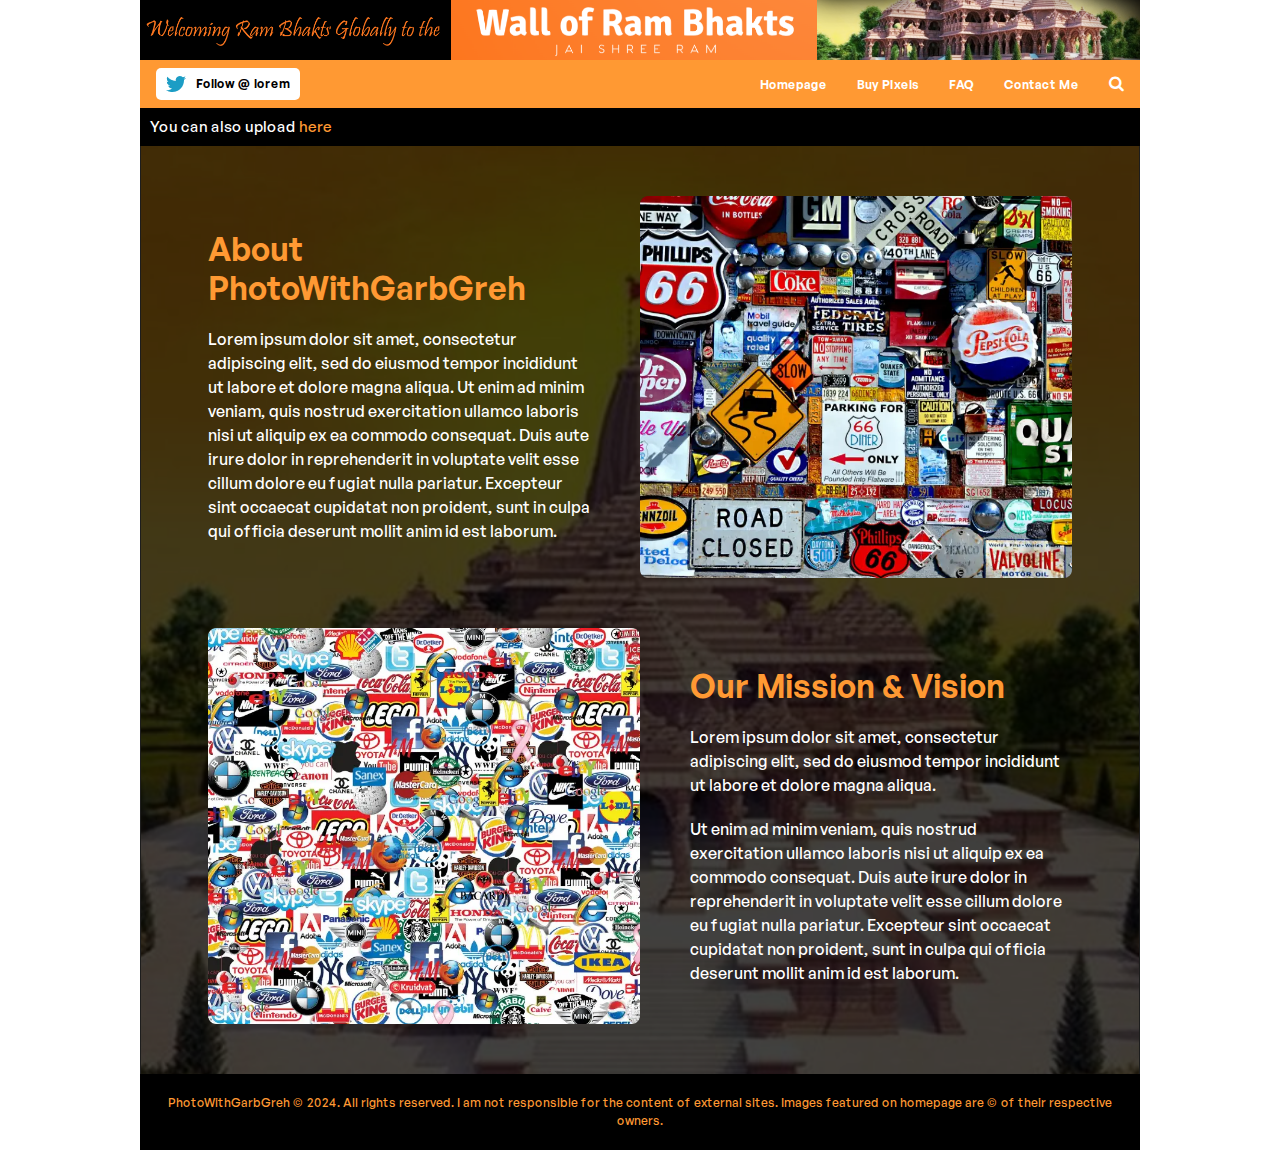
<file: aboutus.html>
<!DOCTYPE html>
<!--[if lt IE 7]>      <html class="no-js lt-ie9 lt-ie8 lt-ie7" lang=""> <![endif]-->
<!--[if IE 7]>         <html class="no-js lt-ie9 lt-ie8" lang=""> <![endif]-->
<!--[if IE 8]>         <html class="no-js lt-ie9" lang=""> <![endif]-->
<!--[if gt IE 8]><!-->
<html class="no-js" lang="">
  <!--<![endif]-->
  <head>
    <meta charset="utf-8" />
    <meta
      name="viewport"
      content="width=device-width, initial-scale=1, shrink-to-fit=no"
    />
    <meta name="description" content="" />
    <meta name="author" content="" />
    <title>PhotoWithGarbGreh</title>
    <link rel="stylesheet" href="css/bootstrap.min.css" />
    <link rel="stylesheet" href="css/font-awesome.min.css" />
    <link rel="stylesheet" href="css/owl.carousel.min.css" />
    <link rel="stylesheet" href="css/owl.theme.default.min.css" />
    <link rel="stylesheet" href="css/main.css" />
    <link rel="stylesheet" href="css/responsive.css" />
    <link rel="preconnect" href="https://fonts.googleapis.com" />
    <link rel="preconnect" href="https://fonts.gstatic.com" crossorigin />
    <link
      href="https://fonts.googleapis.com/css2?family=Poppins:ital,wght@0,100;0,200;0,300;0,400;0,500;0,600;0,700;0,800;0,900;1,100;1,200;1,300;1,400;1,500;1,600;1,700;1,800;1,900&display=swap"
      rel="stylesheet"
    />
    <link
      href="https://fonts.googleapis.com/css2?family=Montserrat:wght@100;200;300;400;500;600;700;800;900&display=swap"
      rel="stylesheet"
    />
    <link
      href="https://fonts.googleapis.com/css2?family=Work+Sans:wght@100;200;300;400;500;600;700;800;900&display=swap"
      rel="stylesheet"
    />
  </head>
  <body>
    <!-- FOR HEADER -->

    <style>
      /* #mansory_gallery {
        column-gap: 0;
        background-color: #000;
       
        overflow: hidden;
        display: block; 
      } */

      #mansory_gallery {
        background-color: #000;
        /* max-height: 100vh; */
        overflow: hidden;
        display: grid;
        grid-template-columns: repeat(auto-fill, minmax(10px, 4fr));
        grid-gap: 0; /* Set the gap between items to 0 */
        grid-auto-flow: dense; /* Ensure items are placed densely */
        align-content: start;
        /* Optional: Add more styling as needed */
      }

      /* .logo-wrapper {
        margin: 0;
        display: grid;
        grid-template-rows: 1fr auto;
        break-inside: avoid;
        height: auto;
      } */

      .logo-wrapper {
        margin: 0;
        display: grid;
        grid-template-rows: masonry;
        break-inside: avoid;
      }

      /* .logo-wrapper > img {
        grid-row: 1 / 3;
        grid-column: 1;
        width: 100%;
        object-fit: cover;
        height: 100%;
      } */

      .logo-wrapper > img {
        width: 100%;
        object-fit: cover;
        height: 10px;
      }
    </style>

    <header>
      <div class="navbar-container" id="navbar">
        <div class="top-bar">
          <div class="inner-row">
            <a class="navbar-brand" href="homesample.html">
              <img
                src="images/Welcoming Ram Bhakts Globally to the.png"
                alt=""
              />
            </a>
            <ul>
              <img src="images/logo.png" alt="" />
            </ul>
            <div class="nav-img">
              <img src="images/house.png" alt="" />
            </div>
          </div>
        </div>

        <div class="bottom-bar">
          <nav class="navbar navbar-expand-lg main_nav container">
            <div class="social-button">
              <a href="#">
                <img src="images/Dribbble-Light-Preview.png" alt="" />
                Follow @ lorem
              </a>
              <!-- <a href="#">13K Followers</a> -->
            </div>
            <button
              class="navbar-toggler"
              type="button"
              data-toggle="collapse"
              data-target="#navbarCollapse"
              aria-controls="navbarCollapse"
              aria-expanded="false"
              aria-label="Toggle navigation"
            >
              <span class="nav-toggle__text"></span>
            </button>
            <div class="collapse navbar-collapse" id="navbarCollapse">
              <ul class="navbar-nav ml-auto no-filter">
                <li class="nav-item active">
                  <a href="#">Homepage</a>
                </li>
                <li class="nav-item active open-btn">
                  <!-- <a href="# " onclick="openPopup()">Buy Pixels</a> -->
                  <a href="register.html">Buy Pixels</a>
                </li>
                <li class="nav-item active">
                  <a href="#">FAQ</a>
                </li>
                <!-- <li class="nav-item active">
              <a href="#">Blog</a>
            </li>
            <li class="nav-item active">
              <a href="#">Pixel List</a>
            </li>
            <li class="nav-item active">
              <a href="#">Press</a>
            </li>
            <li class="nav-item active">
              <a href="#">Testimonials</a>
            </li> -->
                <li class="nav-item active">
                  <a href="#">Contact Me</a>
                </li>
                <li class="nav-item active search">
                  <i class="fa fa-search" aria-hidden="true"></i>
                </li>
              </ul>
            </div>
          </nav>
        </div>
        <div class="add-bottombar">
          <h1>
            You can also upload <span><a href="#">here</a></span>
          </h1>
        </div>
      </div>
    </header>

    <section class="main-section">
      <div class="inner-section">
        <div class="sec-content">
          <div class="content">
            <h2>About PhotoWithGarbGreh</h2>
            <p>
              Lorem ipsum dolor sit amet, consectetur adipiscing elit, sed do
              eiusmod tempor incididunt ut labore et dolore magna aliqua. Ut
              enim ad minim veniam, quis nostrud exercitation ullamco laboris
              nisi ut aliquip ex ea commodo consequat. Duis aute irure dolor in
              reprehenderit in voluptate velit esse cillum dolore eu fugiat
              nulla pariatur. Excepteur sint occaecat cupidatat non proident,
              sunt in culpa qui officia deserunt mollit anim id est laborum.
            </p>
          </div>
          <img src="images/image1.webp" alt="" />
        </div>
        <div class="sec-content">
          <img src="images/image.webp" alt="" />
          <div class="content">
            <h2>Our Mission & Vision</h2>
            <p>
              Lorem ipsum dolor sit amet, consectetur adipiscing elit, sed do
              eiusmod tempor incididunt ut labore et dolore magna aliqua.
            </p>
            <p>
              Ut enim ad minim veniam, quis nostrud exercitation ullamco laboris
              nisi ut aliquip ex ea commodo consequat. Duis aute irure dolor in
              reprehenderit in voluptate velit esse cillum dolore eu fugiat
              nulla pariatur. Excepteur sint occaecat cupidatat non proident,
              sunt in culpa qui officia deserunt mollit anim id est laborum.
            </p>
          </div>
        </div>
      </div>
    </section>

    <footer>
      <p>
        PhotoWithGarbGreh © 2024. All rights reserved. I am not responsible for
        the content of external sites. Images featured on homepage are © of
        their respective owners.
      </p>
    </footer>
  </body>
</html>
</file>
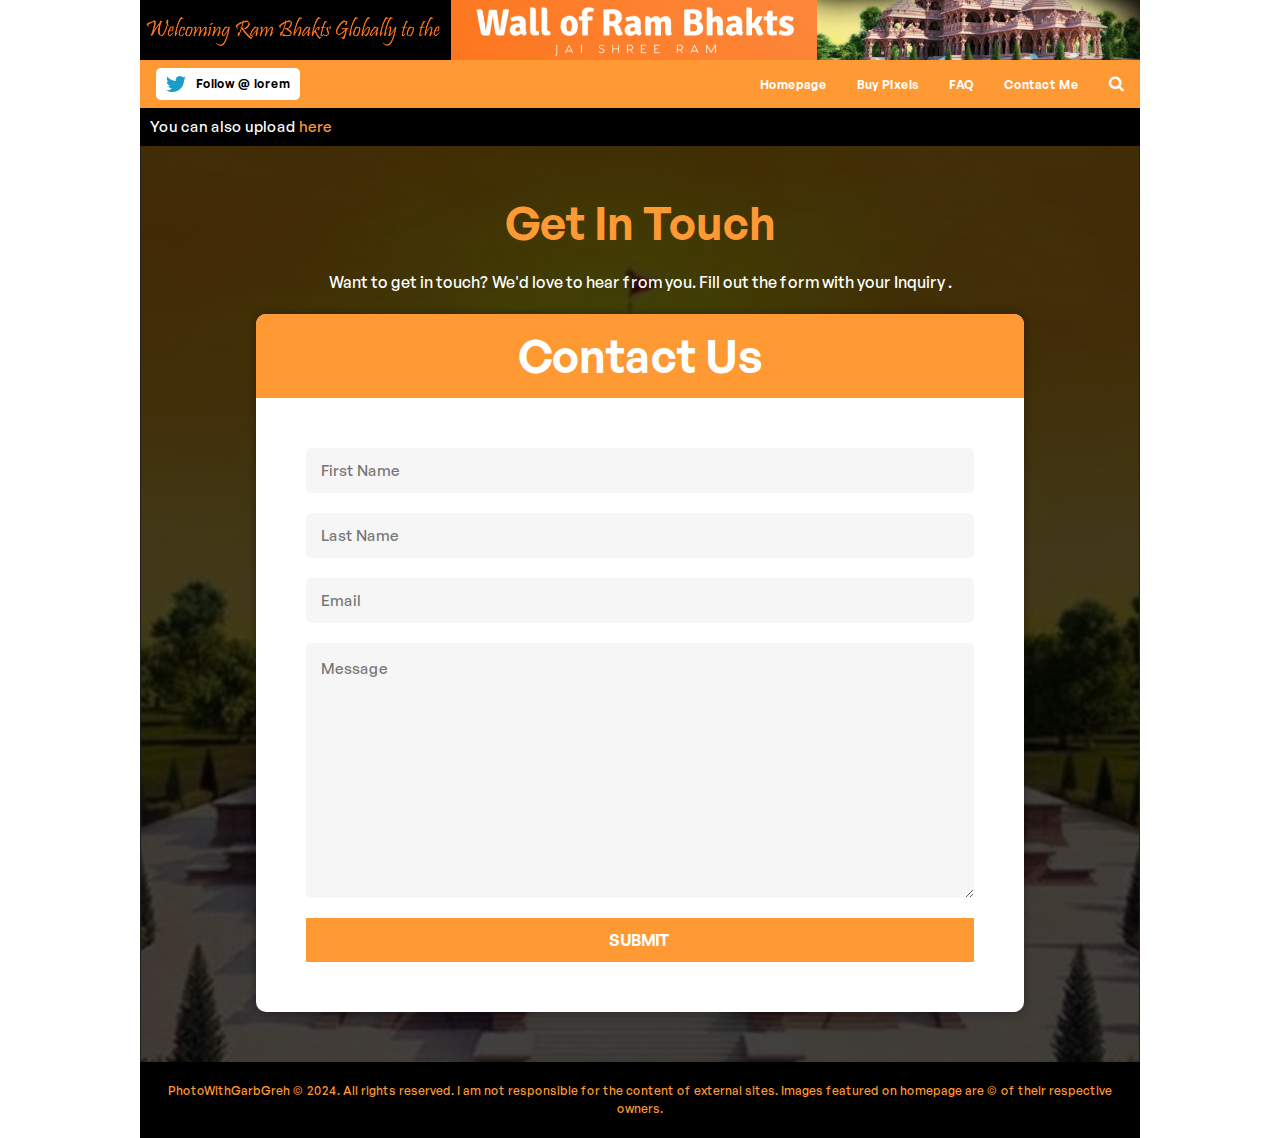
<file: contact.html>
<!DOCTYPE html>
<!--[if lt IE 7]>      <html class="no-js lt-ie9 lt-ie8 lt-ie7" lang=""> <![endif]-->
<!--[if IE 7]>         <html class="no-js lt-ie9 lt-ie8" lang=""> <![endif]-->
<!--[if IE 8]>         <html class="no-js lt-ie9" lang=""> <![endif]-->
<!--[if gt IE 8]><!-->
<html class="no-js" lang="">
  <!--<![endif]-->
  <head>
    <meta charset="utf-8" />
    <meta
      name="viewport"
      content="width=device-width, initial-scale=1, shrink-to-fit=no"
    />
    <meta name="description" content="" />
    <meta name="author" content="" />
    <title>PhotoWithGarbGreh</title>
    <link rel="stylesheet" href="css/bootstrap.min.css" />
    <link rel="stylesheet" href="css/font-awesome.min.css" />
    <link rel="stylesheet" href="css/owl.carousel.min.css" />
    <link rel="stylesheet" href="css/owl.theme.default.min.css" />
    <link rel="stylesheet" href="css/main.css" />
    <link rel="stylesheet" href="css/responsive.css" />
    <link rel="preconnect" href="https://fonts.googleapis.com" />
    <link rel="preconnect" href="https://fonts.gstatic.com" crossorigin />
    <link
      href="https://fonts.googleapis.com/css2?family=Poppins:ital,wght@0,100;0,200;0,300;0,400;0,500;0,600;0,700;0,800;0,900;1,100;1,200;1,300;1,400;1,500;1,600;1,700;1,800;1,900&display=swap"
      rel="stylesheet"
    />
    <link
      href="https://fonts.googleapis.com/css2?family=Montserrat:wght@100;200;300;400;500;600;700;800;900&display=swap"
      rel="stylesheet"
    />
    <link
      href="https://fonts.googleapis.com/css2?family=Work+Sans:wght@100;200;300;400;500;600;700;800;900&display=swap"
      rel="stylesheet"
    />
  </head>
  <body>
    <!-- FOR HEADER -->

    <style>
      /* #mansory_gallery {
        column-gap: 0;
        background-color: #000;
       
        overflow: hidden;
        display: block; 
      } */

      #mansory_gallery {
        background-color: #000;
        /* max-height: 100vh; */
        overflow: hidden;
        display: grid;
        grid-template-columns: repeat(auto-fill, minmax(10px, 4fr));
        grid-gap: 0; /* Set the gap between items to 0 */
        grid-auto-flow: dense; /* Ensure items are placed densely */
        align-content: start;
        /* Optional: Add more styling as needed */
      }

      /* .logo-wrapper {
        margin: 0;
        display: grid;
        grid-template-rows: 1fr auto;
        break-inside: avoid;
        height: auto;
      } */

      .logo-wrapper {
        margin: 0;
        display: grid;
        grid-template-rows: masonry;
        break-inside: avoid;
      }

      /* .logo-wrapper > img {
        grid-row: 1 / 3;
        grid-column: 1;
        width: 100%;
        object-fit: cover;
        height: 100%;
      } */

      .logo-wrapper > img {
        width: 100%;
        object-fit: cover;
        height: 10px;
      }
    </style>

    <header>
      <div class="navbar-container" id="navbar">
        <div class="top-bar">
          <div class="inner-row">
            <a class="navbar-brand" href="homesample.html">
              <img
                src="images/Welcoming Ram Bhakts Globally to the.png"
                alt=""
              />
            </a>
            <ul>
              <img src="images/logo.png" alt="" />
            </ul>
            <div class="nav-img">
              <img src="images/house.png" alt="" />
            </div>
          </div>
        </div>

        <div class="bottom-bar">
          <nav class="navbar navbar-expand-lg main_nav container">
            <div class="social-button">
              <a href="#">
                <img src="images/Dribbble-Light-Preview.png" alt="" />
                Follow @ lorem
              </a>
              <!-- <a href="#">13K Followers</a> -->
            </div>
            <button
              class="navbar-toggler"
              type="button"
              data-toggle="collapse"
              data-target="#navbarCollapse"
              aria-controls="navbarCollapse"
              aria-expanded="false"
              aria-label="Toggle navigation"
            >
              <span class="nav-toggle__text"></span>
            </button>
            <div class="collapse navbar-collapse" id="navbarCollapse">
              <ul class="navbar-nav ml-auto no-filter">
                <li class="nav-item active">
                  <a href="#">Homepage</a>
                </li>
                <li class="nav-item active open-btn">
                  <!-- <a href="# " onclick="openPopup()">Buy Pixels</a> -->
                  <a href="register.html">Buy Pixels</a>
                </li>
                <li class="nav-item active">
                  <a href="#">FAQ</a>
                </li>
                <!-- <li class="nav-item active">
              <a href="#">Blog</a>
            </li>
            <li class="nav-item active">
              <a href="#">Pixel List</a>
            </li>
            <li class="nav-item active">
              <a href="#">Press</a>
            </li>
            <li class="nav-item active">
              <a href="#">Testimonials</a>
            </li> -->
                <li class="nav-item active">
                  <a href="#">Contact Me</a>
                </li>
                <li class="nav-item active search">
                  <i class="fa fa-search" aria-hidden="true"></i>
                </li>
              </ul>
            </div>
          </nav>
        </div>
        <div class="add-bottombar">
          <h1>
            You can also upload <span><a href="#">here</a></span>
          </h1>
        </div>
      </div>
    </header>

    <section class="main-section">
      <div class="inner-section contact-section">
        <h2>Get In Touch</h2>
        <p>
          Want to get in touch? We'd love to hear from you. Fill out the form
          with your Inquiry .
        </p>
        <div class="contact-form">
          <h2>Contact Us</h2>
          <form action="#">
            <label for="first-name" class="first-name">
              <input
                type="text"
                name="first-name"
                id="first-name"
                placeholder="First Name"
              />
            </label>

            <label for="last-name" class="last-name">
              <input
                type="text"
                name="last-name"
                id="last-name"
                placeholder="Last Name"
              />
            </label>

            <label for="email" class="email">
              <input type="email" name="email" id="email" placeholder="Email" />
            </label>

            <label for="message" class="message">
              <textarea
                name="message"
                id=""
                cols="30"
                rows="10"
                placeholder="Message"
              ></textarea>
            </label>

            <input type="submit" value="Submit" name="submit" id="submit" />
          </form>
        </div>
      </div>
    </section>

    <footer>
      <p>
        PhotoWithGarbGreh © 2024. All rights reserved. I am not responsible for
        the content of external sites. Images featured on homepage are © of
        their respective owners.
      </p>
    </footer>
  </body>
</html>
</file>
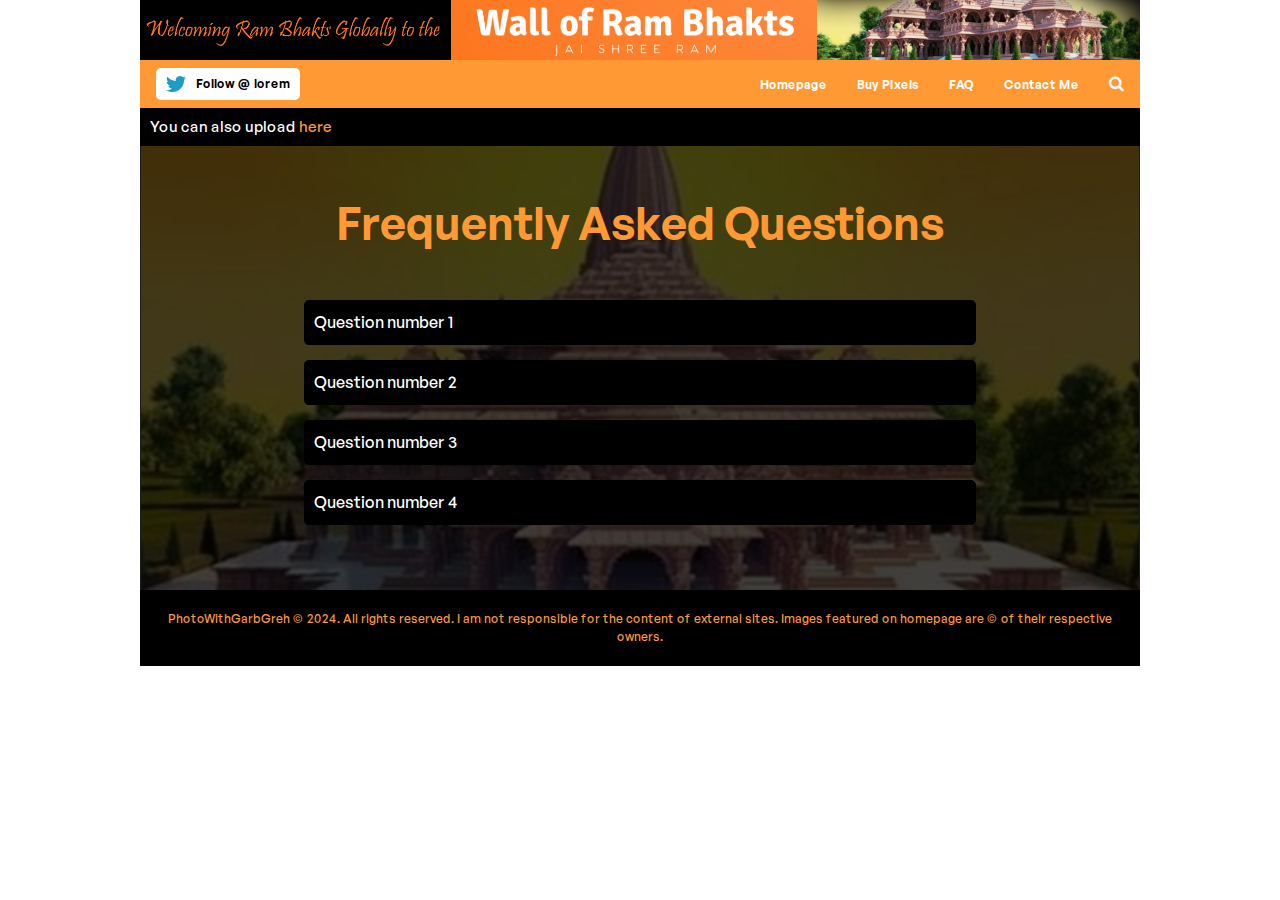
<file: faq.html>
<!DOCTYPE html>
<!--[if lt IE 7]>      <html class="no-js lt-ie9 lt-ie8 lt-ie7" lang=""> <![endif]-->
<!--[if IE 7]>         <html class="no-js lt-ie9 lt-ie8" lang=""> <![endif]-->
<!--[if IE 8]>         <html class="no-js lt-ie9" lang=""> <![endif]-->
<!--[if gt IE 8]><!-->
<html class="no-js" lang="">
  <!--<![endif]-->
  <head>
    <meta charset="utf-8" />
    <meta
      name="viewport"
      content="width=device-width, initial-scale=1, shrink-to-fit=no"
    />
    <meta name="description" content="" />
    <meta name="author" content="" />
    <title>PhotoWithGarbGreh</title>
    <link rel="stylesheet" href="css/bootstrap.min.css" />
    <link rel="stylesheet" href="css/font-awesome.min.css" />
    <link rel="stylesheet" href="css/owl.carousel.min.css" />
    <link rel="stylesheet" href="css/owl.theme.default.min.css" />
    <link rel="stylesheet" href="css/main.css" />
    <link rel="stylesheet" href="css/responsive.css" />
    <link rel="preconnect" href="https://fonts.googleapis.com" />
    <link rel="preconnect" href="https://fonts.gstatic.com" crossorigin />
    <link
      href="https://fonts.googleapis.com/css2?family=Poppins:ital,wght@0,100;0,200;0,300;0,400;0,500;0,600;0,700;0,800;0,900;1,100;1,200;1,300;1,400;1,500;1,600;1,700;1,800;1,900&display=swap"
      rel="stylesheet"
    />
    <link
      href="https://fonts.googleapis.com/css2?family=Montserrat:wght@100;200;300;400;500;600;700;800;900&display=swap"
      rel="stylesheet"
    />
    <link
      href="https://fonts.googleapis.com/css2?family=Work+Sans:wght@100;200;300;400;500;600;700;800;900&display=swap"
      rel="stylesheet"
    />
  </head>
  <body>
    <!-- FOR HEADER -->

    <style>
      /* #mansory_gallery {
        column-gap: 0;
        background-color: #000;
       
        overflow: hidden;
        display: block; 
      } */

      #mansory_gallery {
        background-color: #000;
        /* max-height: 100vh; */
        overflow: hidden;
        display: grid;
        grid-template-columns: repeat(auto-fill, minmax(10px, 4fr));
        grid-gap: 0; /* Set the gap between items to 0 */
        grid-auto-flow: dense; /* Ensure items are placed densely */
        align-content: start;
        /* Optional: Add more styling as needed */
      }

      /* .logo-wrapper {
        margin: 0;
        display: grid;
        grid-template-rows: 1fr auto;
        break-inside: avoid;
        height: auto;
      } */

      .logo-wrapper {
        margin: 0;
        display: grid;
        grid-template-rows: masonry;
        break-inside: avoid;
      }

      /* .logo-wrapper > img {
        grid-row: 1 / 3;
        grid-column: 1;
        width: 100%;
        object-fit: cover;
        height: 100%;
      } */

      .logo-wrapper > img {
        width: 100%;
        object-fit: cover;
        height: 10px;
      }
    </style>

    <header>
      <div class="navbar-container" id="navbar">
        <div class="top-bar">
          <div class="inner-row">
            <a class="navbar-brand" href="homesample.html">
              <img
                src="images/Welcoming Ram Bhakts Globally to the.png"
                alt=""
              />
            </a>
            <ul>
              <img src="images/logo.png" alt="" />
            </ul>
            <div class="nav-img">
              <img src="images/house.png" alt="" />
            </div>
          </div>
        </div>

        <div class="bottom-bar">
          <nav class="navbar navbar-expand-lg main_nav container">
            <div class="social-button">
              <a href="#">
                <img src="images/Dribbble-Light-Preview.png" alt="" />
                Follow @ lorem
              </a>
              <!-- <a href="#">13K Followers</a> -->
            </div>
            <button
              class="navbar-toggler"
              type="button"
              data-toggle="collapse"
              data-target="#navbarCollapse"
              aria-controls="navbarCollapse"
              aria-expanded="false"
              aria-label="Toggle navigation"
            >
              <span class="nav-toggle__text"></span>
            </button>
            <div class="collapse navbar-collapse" id="navbarCollapse">
              <ul class="navbar-nav ml-auto no-filter">
                <li class="nav-item active">
                  <a href="#">Homepage</a>
                </li>
                <li class="nav-item active open-btn">
                  <!-- <a href="# " onclick="openPopup()">Buy Pixels</a> -->
                  <a href="register.html">Buy Pixels</a>
                </li>
                <li class="nav-item active">
                  <a href="#">FAQ</a>
                </li>
                <!-- <li class="nav-item active">
              <a href="#">Blog</a>
            </li>
            <li class="nav-item active">
              <a href="#">Pixel List</a>
            </li>
            <li class="nav-item active">
              <a href="#">Press</a>
            </li>
            <li class="nav-item active">
              <a href="#">Testimonials</a>
            </li> -->
                <li class="nav-item active">
                  <a href="#">Contact Me</a>
                </li>
                <li class="nav-item active search">
                  <i class="fa fa-search" aria-hidden="true"></i>
                </li>
              </ul>
            </div>
          </nav>
        </div>
        <div class="add-bottombar">
          <h1>
            You can also upload <span><a href="#">here</a></span>
          </h1>
        </div>
      </div>
    </header>

    <section class="main-section">
      <div class="inner-section faq-section">
        <h2>Frequently Asked Questions</h2>
        <div class="accordion">
          <div class="accordion-section">
            <div class="accordion-header" onclick="toggleAccordion(this)">
              Question number 1
            </div>
            <div class="accordion-content">
              <p>
                Lorem ipsum dolor sit amet, consectetur adipiscing elit, sed do
                eiusmod tempor incididunt ut labore et dolore magna aliqua. Ut
                enim ad minim veniam, quis nostrud exercitation ullamco laboris
                nisi ut aliquip ex ea commodo consequat. Duis aute irure dolor
                in reprehenderit in voluptate velit esse cillum dolore eu fugiat
                nulla pariatur. Excepteur sint occaecat cupidatat non proident,
                sunt in culpa qui officia deserunt mollit anim id est laborum.
              </p>
            </div>
          </div>
          <div class="accordion-section">
            <div class="accordion-header" onclick="toggleAccordion(this)">
              Question number 2
            </div>
            <div class="accordion-content">
              <p>
                Lorem ipsum dolor sit amet, consectetur adipiscing elit, sed do
                eiusmod tempor incididunt ut labore et dolore magna aliqua. Ut
                enim ad minim veniam, quis nostrud exercitation ullamco laboris
                nisi ut aliquip ex ea commodo consequat. Duis aute irure dolor
                in reprehenderit in voluptate velit esse cillum dolore eu fugiat
                nulla pariatur. Excepteur sint occaecat cupidatat non proident,
                sunt in culpa qui officia deserunt mollit anim id est laborum.
              </p>
            </div>
          </div>
          <div class="accordion-section">
            <div class="accordion-header" onclick="toggleAccordion(this)">
              Question number 3
            </div>
            <div class="accordion-content">
              <p>
                Lorem ipsum dolor sit amet, consectetur adipiscing elit, sed do
                eiusmod tempor incididunt ut labore et dolore magna aliqua. Ut
                enim ad minim veniam, quis nostrud exercitation ullamco laboris
                nisi ut aliquip ex ea commodo consequat. Duis aute irure dolor
                in reprehenderit in voluptate velit esse cillum dolore eu fugiat
                nulla pariatur. Excepteur sint occaecat cupidatat non proident,
                sunt in culpa qui officia deserunt mollit anim id est laborum.
              </p>
            </div>
          </div>
          <div class="accordion-section">
            <div class="accordion-header" onclick="toggleAccordion(this)">
              Question number 4
            </div>
            <div class="accordion-content">
              <p>
                Lorem ipsum dolor sit amet, consectetur adipiscing elit, sed do
                eiusmod tempor incididunt ut labore et dolore magna aliqua. Ut
                enim ad minim veniam, quis nostrud exercitation ullamco laboris
                nisi ut aliquip ex ea commodo consequat. Duis aute irure dolor
                in reprehenderit in voluptate velit esse cillum dolore eu fugiat
                nulla pariatur. Excepteur sint occaecat cupidatat non proident,
                sunt in culpa qui officia deserunt mollit anim id est laborum.
              </p>
            </div>
          </div>
        </div>
      </div>
    </section>

    <footer>
      <p>
        PhotoWithGarbGreh © 2024. All rights reserved. I am not responsible for
        the content of external sites. Images featured on homepage are © of
        their respective owners.
      </p>
    </footer>

    <script>
      function toggleAccordion(header) {
        var content = header.nextElementSibling;
        content.style.maxHeight = content.style.maxHeight
          ? null
          : content.scrollHeight + "px";

        // Toggle the 'active' class on the clicked header
        header.classList.toggle("active");

        // Reset the background color of inactive headers
        var headers = document.querySelectorAll(".accordion-header");
        headers.forEach(function (item) {
          if (item !== header) {
            item.classList.remove("active");
          }
        });
      }
    </script>
  </body>
</html>
</file>
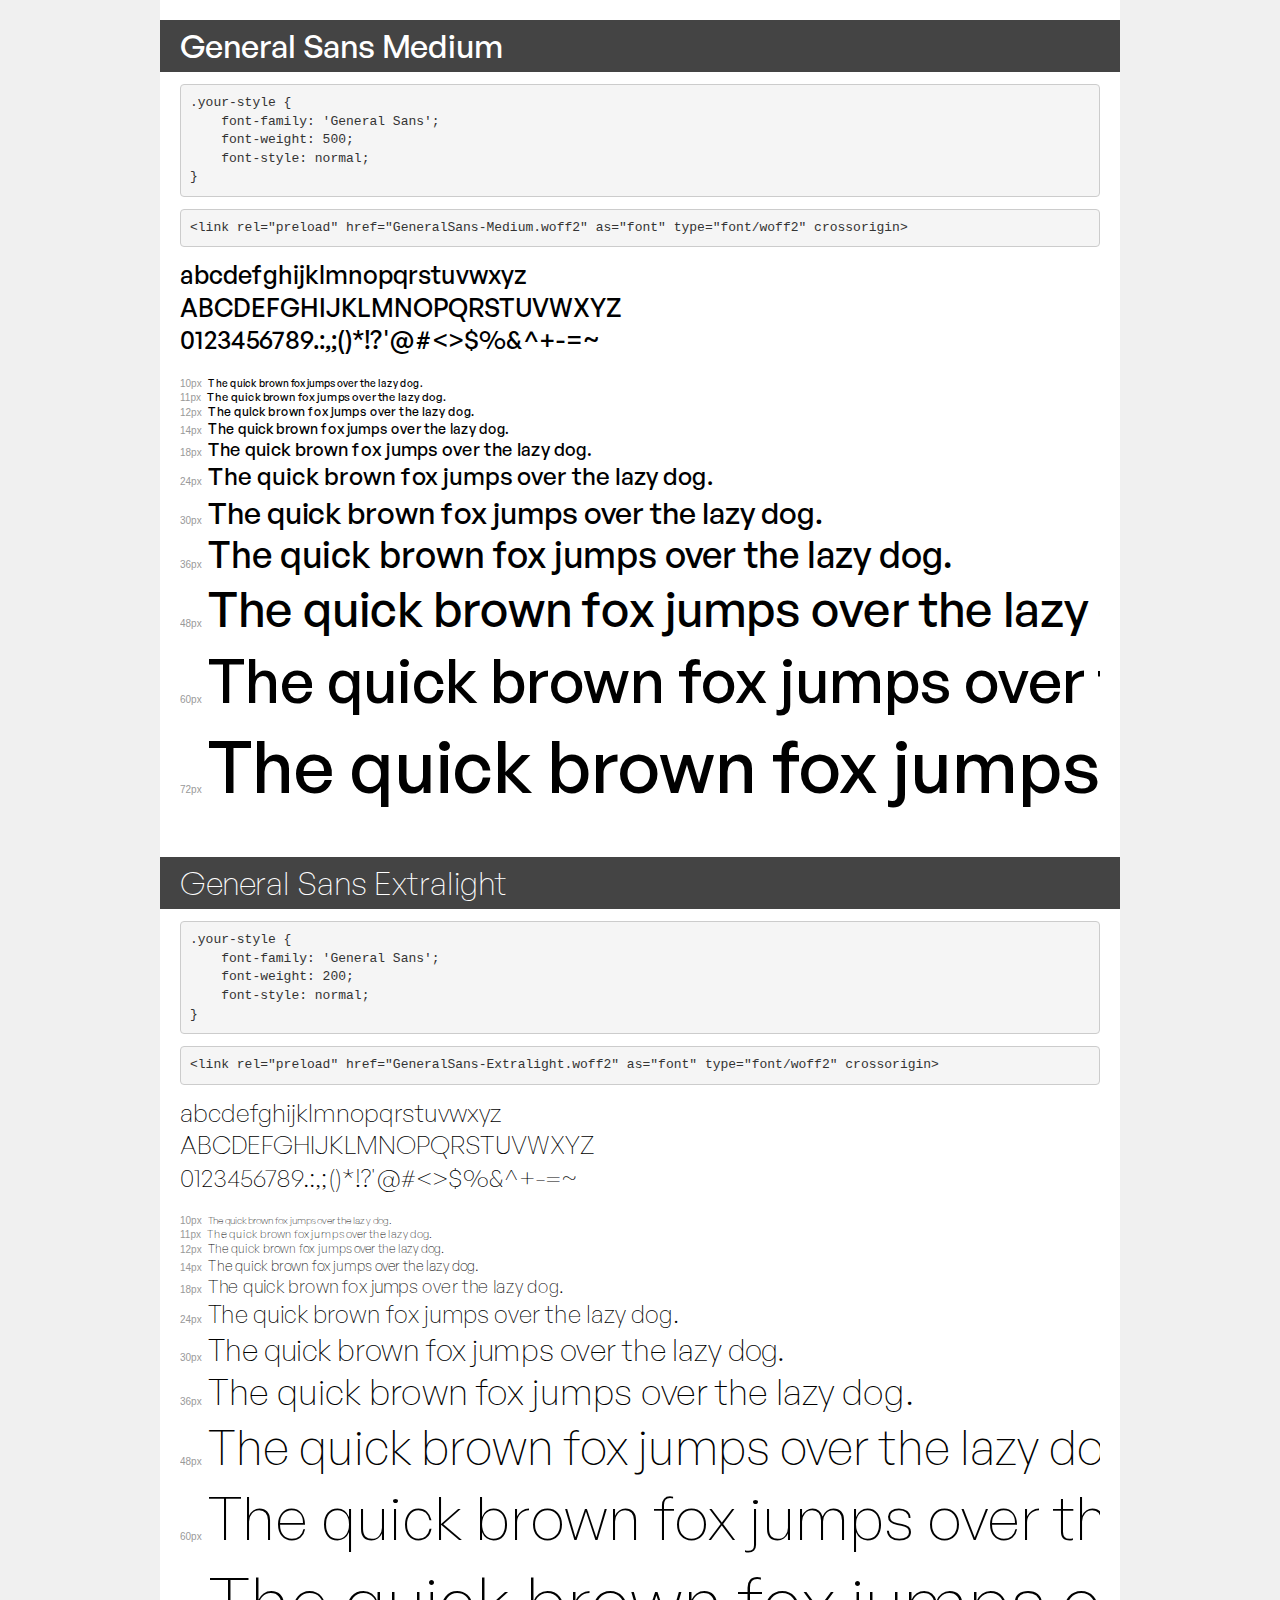
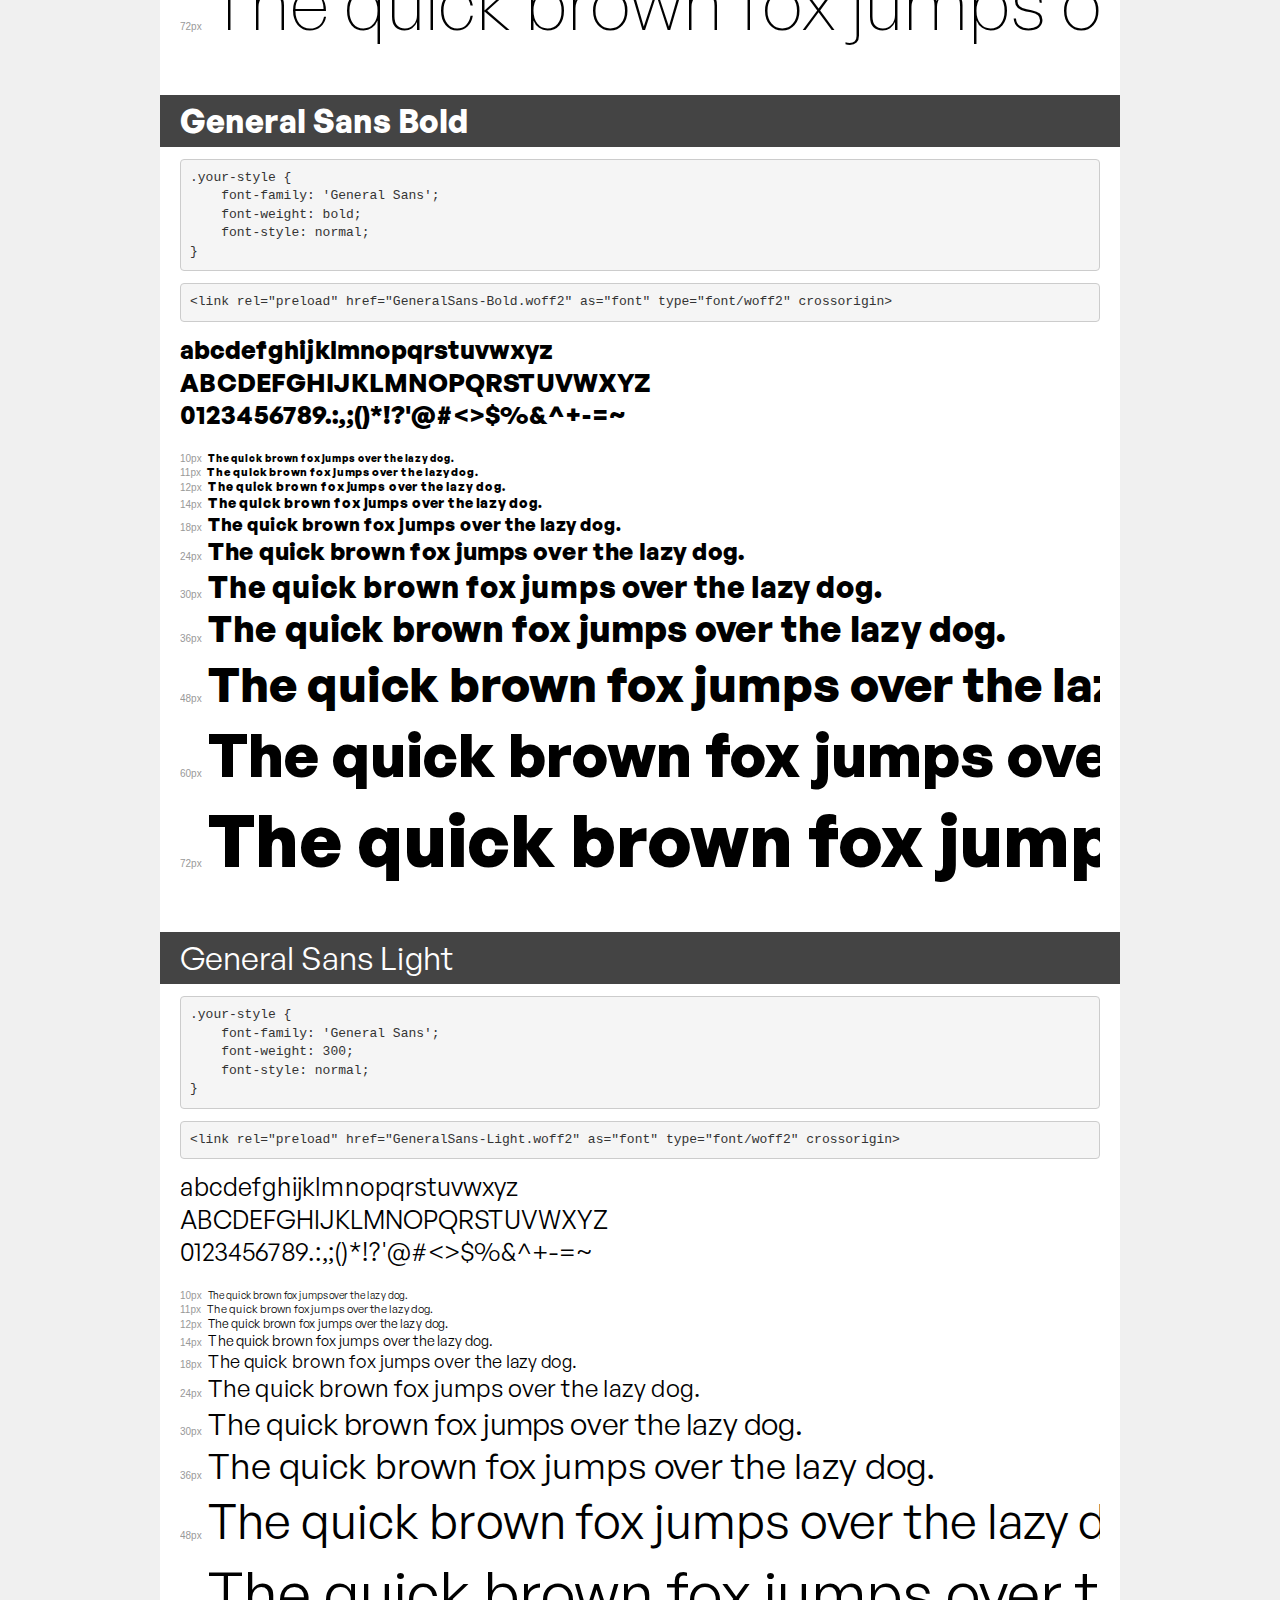
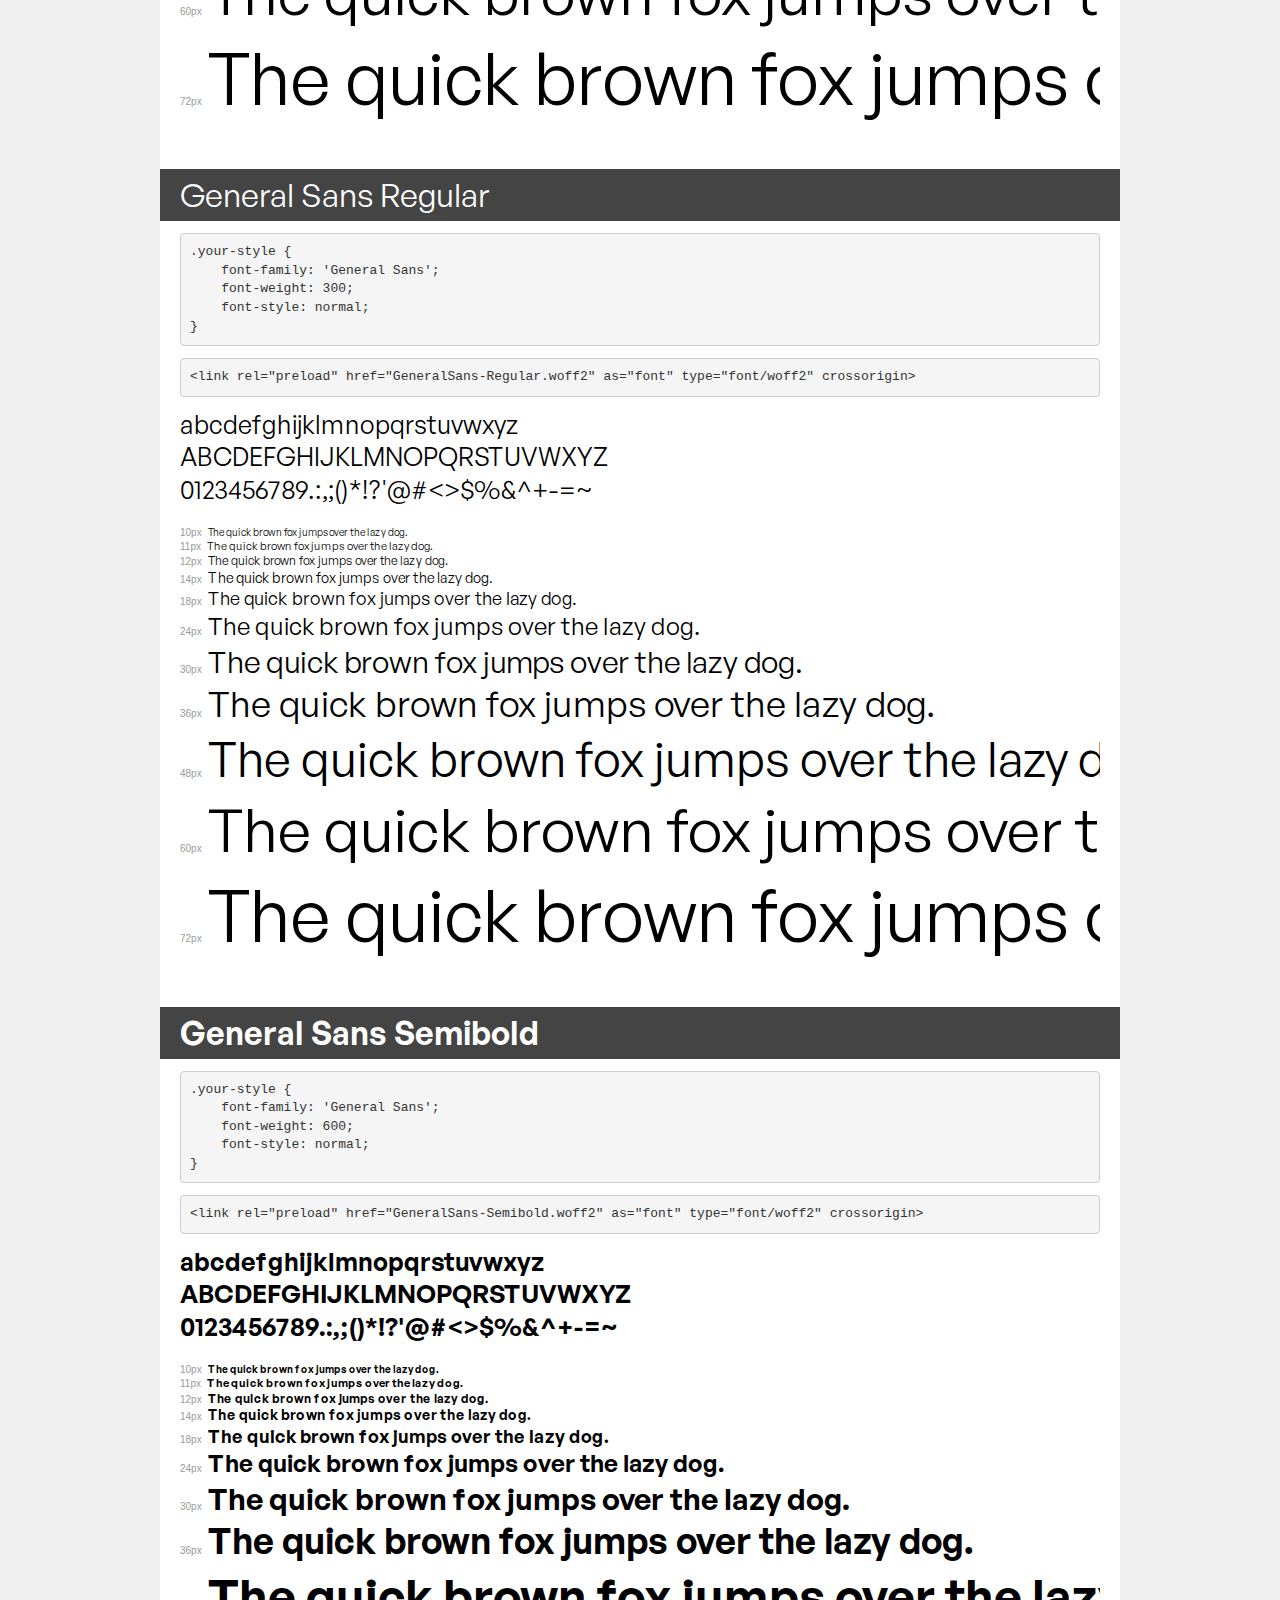
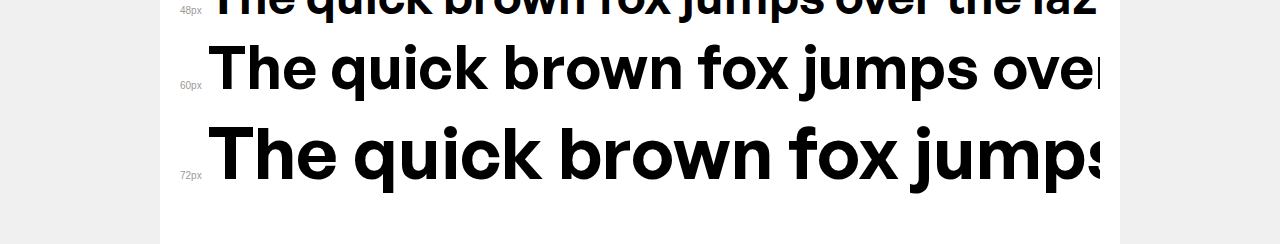
<file: fonts/general-sans/demo.html>
<!DOCTYPE html>
<html lang="en">
<head>
    <meta charset="utf-8">
    <meta http-equiv="X-UA-Compatible" content="IE=edge">
    <meta name="viewport" content="width=device-width, initial-scale=1">
    <meta name="robots" content="noindex, noarchive">
    <meta name="format-detection" content="telephone=no">
    <title>Transfonter demo</title>
    <link href="stylesheet.css" rel="stylesheet">
    <style>
        /*
        http://meyerweb.com/eric/tools/css/reset/
        v2.0 | 20110126
        License: none (public domain)
        */
        html, body, div, span, applet, object, iframe,
        h1, h2, h3, h4, h5, h6, p, blockquote, pre,
        a, abbr, acronym, address, big, cite, code,
        del, dfn, em, img, ins, kbd, q, s, samp,
        small, strike, strong, sub, sup, tt, var,
        b, u, i, center,
        dl, dt, dd, ol, ul, li,
        fieldset, form, label, legend,
        table, caption, tbody, tfoot, thead, tr, th, td,
        article, aside, canvas, details, embed,
        figure, figcaption, footer, header, hgroup,
        menu, nav, output, ruby, section, summary,
        time, mark, audio, video {
            margin: 0;
            padding: 0;
            border: 0;
            font-size: 100%;
            font: inherit;
            vertical-align: baseline;
        }
        /* HTML5 display-role reset for older browsers */
        article, aside, details, figcaption, figure,
        footer, header, hgroup, menu, nav, section {
            display: block;
        }
        body {
            line-height: 1;
        }
        ol, ul {
            list-style: none;
        }
        blockquote, q {
            quotes: none;
        }
        blockquote:before, blockquote:after,
        q:before, q:after {
            content: '';
            content: none;
        }
        table {
            border-collapse: collapse;
            border-spacing: 0;
        }
        /* demo styles */
        body {
            background: #f0f0f0;
            color: #000;
        }
        .page {
            background: #fff;
            width: 920px;
            margin: 0 auto;
            padding: 20px 20px 0 20px;
            overflow: hidden;
        }
        .font-container {
            overflow-x: auto;
            overflow-y: hidden;
            margin-bottom: 40px;
            line-height: 1.3;
            white-space: nowrap;
            padding-bottom: 5px;
        }
        h1 {
            position: relative;
            background: #444;
            font-size: 32px;
            color: #fff;
            padding: 10px 20px;
            margin: 0 -20px 12px -20px;
        }
        .letters {
            font-size: 25px;
            margin-bottom: 20px;
        }
        .s10:before {
            content: '10px';
        }
        .s11:before {
            content: '11px';
        }
        .s12:before {
            content: '12px';
        }
        .s14:before {
            content: '14px';
        }
        .s18:before {
            content: '18px';
        }
        .s24:before {
            content: '24px';
        }
        .s30:before {
            content: '30px';
        }
        .s36:before {
            content: '36px';
        }
        .s48:before {
            content: '48px';
        }
        .s60:before {
            content: '60px';
        }
        .s72:before {
            content: '72px';
        }
        .s10:before, .s11:before, .s12:before, .s14:before,
        .s18:before, .s24:before, .s30:before, .s36:before,
        .s48:before, .s60:before, .s72:before {
            font-family: Arial, sans-serif;
            font-size: 10px;
            font-weight: normal;
            font-style: normal;
            color: #999;
            padding-right: 6px;
        }
        pre {
            display: block;
            padding: 9px;
            margin: 0 0 12px;
            font-family: Monaco, Menlo, Consolas, "Courier New", monospace;
            font-size: 13px;
            line-height: 1.428571429;
            color: #333;
            font-weight: normal;
            font-style: normal;
            background-color: #f5f5f5;
            border: 1px solid #ccc;
            overflow-x: auto;
            border-radius: 4px;
        }
        /* responsive */
        @media (max-width: 959px) {
            .page {
                width: auto;
                margin: 0;
            }
        }
    </style>
</head>
<body>
<div class="page">
    <div class="demo">
        <h1 style="font-family: 'General Sans'; font-weight: 500; font-style: normal;">General Sans Medium</h1>
        <pre title="Usage">.your-style {
    font-family: 'General Sans';
    font-weight: 500;
    font-style: normal;
}</pre>
        <pre title="Preload (optional)">
&lt;link rel=&quot;preload&quot; href=&quot;GeneralSans-Medium.woff2&quot; as=&quot;font&quot; type=&quot;font/woff2&quot; crossorigin&gt;</pre>
        <div class="font-container" style="font-family: 'General Sans'; font-weight: 500; font-style: normal;">
            <p class="letters">
                abcdefghijklmnopqrstuvwxyz<br>
ABCDEFGHIJKLMNOPQRSTUVWXYZ<br>
                0123456789.:,;()*!?'@#&lt;&gt;$%&^+-=~
            </p>
            <p class="s10" style="font-size: 10px;">The quick brown fox jumps over the lazy dog.</p>
            <p class="s11" style="font-size: 11px;">The quick brown fox jumps over the lazy dog.</p>
            <p class="s12" style="font-size: 12px;">The quick brown fox jumps over the lazy dog.</p>
            <p class="s14" style="font-size: 14px;">The quick brown fox jumps over the lazy dog.</p>
            <p class="s18" style="font-size: 18px;">The quick brown fox jumps over the lazy dog.</p>
            <p class="s24" style="font-size: 24px;">The quick brown fox jumps over the lazy dog.</p>
            <p class="s30" style="font-size: 30px;">The quick brown fox jumps over the lazy dog.</p>
            <p class="s36" style="font-size: 36px;">The quick brown fox jumps over the lazy dog.</p>
            <p class="s48" style="font-size: 48px;">The quick brown fox jumps over the lazy dog.</p>
            <p class="s60" style="font-size: 60px;">The quick brown fox jumps over the lazy dog.</p>
            <p class="s72" style="font-size: 72px;">The quick brown fox jumps over the lazy dog.</p>
        </div>
    </div>

    <div class="demo">
        <h1 style="font-family: 'General Sans'; font-weight: 200; font-style: normal;">General Sans Extralight</h1>
        <pre title="Usage">.your-style {
    font-family: 'General Sans';
    font-weight: 200;
    font-style: normal;
}</pre>
        <pre title="Preload (optional)">
&lt;link rel=&quot;preload&quot; href=&quot;GeneralSans-Extralight.woff2&quot; as=&quot;font&quot; type=&quot;font/woff2&quot; crossorigin&gt;</pre>
        <div class="font-container" style="font-family: 'General Sans'; font-weight: 200; font-style: normal;">
            <p class="letters">
                abcdefghijklmnopqrstuvwxyz<br>
ABCDEFGHIJKLMNOPQRSTUVWXYZ<br>
                0123456789.:,;()*!?'@#&lt;&gt;$%&^+-=~
            </p>
            <p class="s10" style="font-size: 10px;">The quick brown fox jumps over the lazy dog.</p>
            <p class="s11" style="font-size: 11px;">The quick brown fox jumps over the lazy dog.</p>
            <p class="s12" style="font-size: 12px;">The quick brown fox jumps over the lazy dog.</p>
            <p class="s14" style="font-size: 14px;">The quick brown fox jumps over the lazy dog.</p>
            <p class="s18" style="font-size: 18px;">The quick brown fox jumps over the lazy dog.</p>
            <p class="s24" style="font-size: 24px;">The quick brown fox jumps over the lazy dog.</p>
            <p class="s30" style="font-size: 30px;">The quick brown fox jumps over the lazy dog.</p>
            <p class="s36" style="font-size: 36px;">The quick brown fox jumps over the lazy dog.</p>
            <p class="s48" style="font-size: 48px;">The quick brown fox jumps over the lazy dog.</p>
            <p class="s60" style="font-size: 60px;">The quick brown fox jumps over the lazy dog.</p>
            <p class="s72" style="font-size: 72px;">The quick brown fox jumps over the lazy dog.</p>
        </div>
    </div>

    <div class="demo">
        <h1 style="font-family: 'General Sans'; font-weight: bold; font-style: normal;">General Sans Bold</h1>
        <pre title="Usage">.your-style {
    font-family: 'General Sans';
    font-weight: bold;
    font-style: normal;
}</pre>
        <pre title="Preload (optional)">
&lt;link rel=&quot;preload&quot; href=&quot;GeneralSans-Bold.woff2&quot; as=&quot;font&quot; type=&quot;font/woff2&quot; crossorigin&gt;</pre>
        <div class="font-container" style="font-family: 'General Sans'; font-weight: bold; font-style: normal;">
            <p class="letters">
                abcdefghijklmnopqrstuvwxyz<br>
ABCDEFGHIJKLMNOPQRSTUVWXYZ<br>
                0123456789.:,;()*!?'@#&lt;&gt;$%&^+-=~
            </p>
            <p class="s10" style="font-size: 10px;">The quick brown fox jumps over the lazy dog.</p>
            <p class="s11" style="font-size: 11px;">The quick brown fox jumps over the lazy dog.</p>
            <p class="s12" style="font-size: 12px;">The quick brown fox jumps over the lazy dog.</p>
            <p class="s14" style="font-size: 14px;">The quick brown fox jumps over the lazy dog.</p>
            <p class="s18" style="font-size: 18px;">The quick brown fox jumps over the lazy dog.</p>
            <p class="s24" style="font-size: 24px;">The quick brown fox jumps over the lazy dog.</p>
            <p class="s30" style="font-size: 30px;">The quick brown fox jumps over the lazy dog.</p>
            <p class="s36" style="font-size: 36px;">The quick brown fox jumps over the lazy dog.</p>
            <p class="s48" style="font-size: 48px;">The quick brown fox jumps over the lazy dog.</p>
            <p class="s60" style="font-size: 60px;">The quick brown fox jumps over the lazy dog.</p>
            <p class="s72" style="font-size: 72px;">The quick brown fox jumps over the lazy dog.</p>
        </div>
    </div>

    <div class="demo">
        <h1 style="font-family: 'General Sans'; font-weight: 300; font-style: normal;">General Sans Light</h1>
        <pre title="Usage">.your-style {
    font-family: 'General Sans';
    font-weight: 300;
    font-style: normal;
}</pre>
        <pre title="Preload (optional)">
&lt;link rel=&quot;preload&quot; href=&quot;GeneralSans-Light.woff2&quot; as=&quot;font&quot; type=&quot;font/woff2&quot; crossorigin&gt;</pre>
        <div class="font-container" style="font-family: 'General Sans'; font-weight: 300; font-style: normal;">
            <p class="letters">
                abcdefghijklmnopqrstuvwxyz<br>
ABCDEFGHIJKLMNOPQRSTUVWXYZ<br>
                0123456789.:,;()*!?'@#&lt;&gt;$%&^+-=~
            </p>
            <p class="s10" style="font-size: 10px;">The quick brown fox jumps over the lazy dog.</p>
            <p class="s11" style="font-size: 11px;">The quick brown fox jumps over the lazy dog.</p>
            <p class="s12" style="font-size: 12px;">The quick brown fox jumps over the lazy dog.</p>
            <p class="s14" style="font-size: 14px;">The quick brown fox jumps over the lazy dog.</p>
            <p class="s18" style="font-size: 18px;">The quick brown fox jumps over the lazy dog.</p>
            <p class="s24" style="font-size: 24px;">The quick brown fox jumps over the lazy dog.</p>
            <p class="s30" style="font-size: 30px;">The quick brown fox jumps over the lazy dog.</p>
            <p class="s36" style="font-size: 36px;">The quick brown fox jumps over the lazy dog.</p>
            <p class="s48" style="font-size: 48px;">The quick brown fox jumps over the lazy dog.</p>
            <p class="s60" style="font-size: 60px;">The quick brown fox jumps over the lazy dog.</p>
            <p class="s72" style="font-size: 72px;">The quick brown fox jumps over the lazy dog.</p>
        </div>
    </div>

    <div class="demo">
        <h1 style="font-family: 'General Sans'; font-weight: 300; font-style: normal;">General Sans Regular</h1>
        <pre title="Usage">.your-style {
    font-family: 'General Sans';
    font-weight: 300;
    font-style: normal;
}</pre>
        <pre title="Preload (optional)">
&lt;link rel=&quot;preload&quot; href=&quot;GeneralSans-Regular.woff2&quot; as=&quot;font&quot; type=&quot;font/woff2&quot; crossorigin&gt;</pre>
        <div class="font-container" style="font-family: 'General Sans'; font-weight: 300; font-style: normal;">
            <p class="letters">
                abcdefghijklmnopqrstuvwxyz<br>
ABCDEFGHIJKLMNOPQRSTUVWXYZ<br>
                0123456789.:,;()*!?'@#&lt;&gt;$%&^+-=~
            </p>
            <p class="s10" style="font-size: 10px;">The quick brown fox jumps over the lazy dog.</p>
            <p class="s11" style="font-size: 11px;">The quick brown fox jumps over the lazy dog.</p>
            <p class="s12" style="font-size: 12px;">The quick brown fox jumps over the lazy dog.</p>
            <p class="s14" style="font-size: 14px;">The quick brown fox jumps over the lazy dog.</p>
            <p class="s18" style="font-size: 18px;">The quick brown fox jumps over the lazy dog.</p>
            <p class="s24" style="font-size: 24px;">The quick brown fox jumps over the lazy dog.</p>
            <p class="s30" style="font-size: 30px;">The quick brown fox jumps over the lazy dog.</p>
            <p class="s36" style="font-size: 36px;">The quick brown fox jumps over the lazy dog.</p>
            <p class="s48" style="font-size: 48px;">The quick brown fox jumps over the lazy dog.</p>
            <p class="s60" style="font-size: 60px;">The quick brown fox jumps over the lazy dog.</p>
            <p class="s72" style="font-size: 72px;">The quick brown fox jumps over the lazy dog.</p>
        </div>
    </div>

    <div class="demo">
        <h1 style="font-family: 'General Sans'; font-weight: 600; font-style: normal;">General Sans Semibold</h1>
        <pre title="Usage">.your-style {
    font-family: 'General Sans';
    font-weight: 600;
    font-style: normal;
}</pre>
        <pre title="Preload (optional)">
&lt;link rel=&quot;preload&quot; href=&quot;GeneralSans-Semibold.woff2&quot; as=&quot;font&quot; type=&quot;font/woff2&quot; crossorigin&gt;</pre>
        <div class="font-container" style="font-family: 'General Sans'; font-weight: 600; font-style: normal;">
            <p class="letters">
                abcdefghijklmnopqrstuvwxyz<br>
ABCDEFGHIJKLMNOPQRSTUVWXYZ<br>
                0123456789.:,;()*!?'@#&lt;&gt;$%&^+-=~
            </p>
            <p class="s10" style="font-size: 10px;">The quick brown fox jumps over the lazy dog.</p>
            <p class="s11" style="font-size: 11px;">The quick brown fox jumps over the lazy dog.</p>
            <p class="s12" style="font-size: 12px;">The quick brown fox jumps over the lazy dog.</p>
            <p class="s14" style="font-size: 14px;">The quick brown fox jumps over the lazy dog.</p>
            <p class="s18" style="font-size: 18px;">The quick brown fox jumps over the lazy dog.</p>
            <p class="s24" style="font-size: 24px;">The quick brown fox jumps over the lazy dog.</p>
            <p class="s30" style="font-size: 30px;">The quick brown fox jumps over the lazy dog.</p>
            <p class="s36" style="font-size: 36px;">The quick brown fox jumps over the lazy dog.</p>
            <p class="s48" style="font-size: 48px;">The quick brown fox jumps over the lazy dog.</p>
            <p class="s60" style="font-size: 60px;">The quick brown fox jumps over the lazy dog.</p>
            <p class="s72" style="font-size: 72px;">The quick brown fox jumps over the lazy dog.</p>
        </div>
    </div>

</div>
</body>
</html>
</file>
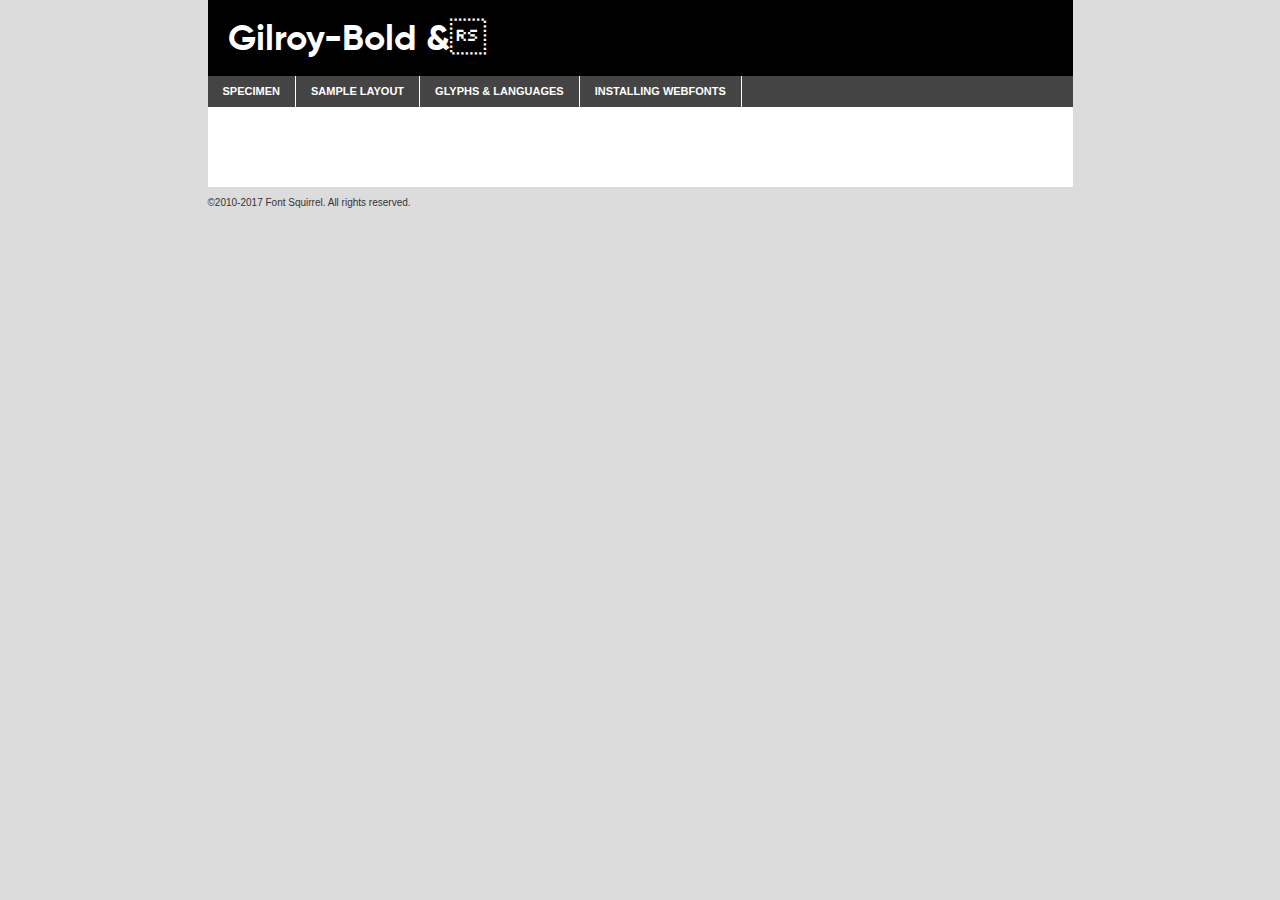
<file: fonts/Gilroy_fonts/gilroy-bold-demo.html>
<!DOCTYPE html PUBLIC "-//W3C//DTD XHTML 1.0 Transitional//EN"
	"http://www.w3.org/TR/xhtml1/DTD/xhtml1-transitional.dtd">

<html xmlns="http://www.w3.org/1999/xhtml" xml:lang="en" lang="en">
<head>
	<meta http-equiv="Content-Type" content="text/html; charset=utf-8" />
	<script src="http://ajax.googleapis.com/ajax/libs/jquery/1.7.2/jquery.min.js" type="text/javascript" charset="utf-8"></script>
	<script type="text/javascript">
	(function($){$.fn.easyTabs=function(option){var param=jQuery.extend({fadeSpeed:"fast",defaultContent:1,activeClass:'active'},option);$(this).each(function(){var thisId="#"+this.id;if(param.defaultContent==''){param.defaultContent=1;}
	if(typeof param.defaultContent=="number")
	{var defaultTab=$(thisId+" .tabs li:eq("+(param.defaultContent-1)+") a").attr('href').substr(1);}else{var defaultTab=param.defaultContent;}
	$(thisId+" .tabs li a").each(function(){var tabToHide=$(this).attr('href').substr(1);$("#"+tabToHide).addClass('easytabs-tab-content');});hideAll();changeContent(defaultTab);function hideAll(){$(thisId+" .easytabs-tab-content").hide();}
	function changeContent(tabId){hideAll();$(thisId+" .tabs li").removeClass(param.activeClass);$(thisId+" .tabs li a[href=#"+tabId+"]").closest('li').addClass(param.activeClass);if(param.fadeSpeed!="none")
	{$(thisId+" #"+tabId).fadeIn(param.fadeSpeed);}else{$(thisId+" #"+tabId).show();}}
	$(thisId+" .tabs li").click(function(){var tabId=$(this).find('a').attr('href').substr(1);changeContent(tabId);return false;});});}})(jQuery);
	</script>
	<link rel="stylesheet" href="specimen_files/specimen_stylesheet.css" type="text/css" charset="utf-8" />
	<link rel="stylesheet" href="stylesheet.css" type="text/css" charset="utf-8" />

	<style type="text/css">
					body{
				font-family: 'gilroy-bolduploaded_file';
							}
		</style>

	<title>Gilroy-Bold & Specimen</title>
	
	
	<script type="text/javascript" charset="utf-8">
		$(document).ready(function() {
			$('#container').easyTabs({defaultContent:1});
		});
	</script>
</head>

<body>
<div id="container">
	<div id="header">
		Gilroy-Bold &	</div>
	<ul class="tabs">
		<li><a href="#specimen">Specimen</a></li>
		<li><a href="#layout">Sample Layout</a></li>
				<li><a href="#glyphs">Glyphs &amp; Languages</a></li>
		<li><a href="#installing">Installing Webfonts</a></li>
		
	</ul>
	
	<div id="main_content">

		
			<div id="specimen">
		
				<div class="section">
					<div class="grid12 firstcol">
						<div class="huge">AaBb</div>
					</div>
				</div>
		
				<div class="section">
					<div class="glyph_range">A&#x200B;B&#x200b;C&#x200b;D&#x200b;E&#x200b;F&#x200b;G&#x200b;H&#x200b;I&#x200b;J&#x200b;K&#x200b;L&#x200b;M&#x200b;N&#x200b;O&#x200b;P&#x200b;Q&#x200b;R&#x200b;S&#x200b;T&#x200b;U&#x200b;V&#x200b;W&#x200b;X&#x200b;Y&#x200b;Z&#x200b;a&#x200b;b&#x200b;c&#x200b;d&#x200b;e&#x200b;f&#x200b;g&#x200b;h&#x200b;i&#x200b;j&#x200b;k&#x200b;l&#x200b;m&#x200b;n&#x200b;o&#x200b;p&#x200b;q&#x200b;r&#x200b;s&#x200b;t&#x200b;u&#x200b;v&#x200b;w&#x200b;x&#x200b;y&#x200b;z&#x200b;1&#x200b;2&#x200b;3&#x200b;4&#x200b;5&#x200b;6&#x200b;7&#x200b;8&#x200b;9&#x200b;0&#x200b;&amp;&#x200b;.&#x200b;,&#x200b;?&#x200b;!&#x200b;&#64;&#x200b;(&#x200b;)&#x200b;#&#x200b;$&#x200b;%&#x200b;*&#x200b;+&#x200b;-&#x200b;=&#x200b;:&#x200b;;</div>
				</div>
				<div class="section">
					<div class="grid12 firstcol">
						<table class="sample_table">
							<tr><td>10</td><td class="size10">abcdefghijklmnopqrstuvwxyzABCDEFGHIJKLMNOPQRSTUVWXYZ0123456789abcdefghijklmnopqrstuvwxyzABCDEFGHIJKLMNOPQRSTUVWXYZ0123456789abcdefghijklmnopqrstuvwxyzABCDEFGHIJKLMNOPQRSTUVWXYZ</td></tr>
							<tr><td>11</td><td class="size11">abcdefghijklmnopqrstuvwxyzABCDEFGHIJKLMNOPQRSTUVWXYZ0123456789abcdefghijklmnopqrstuvwxyzABCDEFGHIJKLMNOPQRSTUVWXYZ0123456789abcdefghijklmnopqrstuvwxyzABCDEFGHIJKLMNOPQRSTUVWXYZ</td></tr>
							<tr><td>12</td><td class="size12">abcdefghijklmnopqrstuvwxyzABCDEFGHIJKLMNOPQRSTUVWXYZ0123456789abcdefghijklmnopqrstuvwxyzABCDEFGHIJKLMNOPQRSTUVWXYZ0123456789abcdefghijklmnopqrstuvwxyzABCDEFGHIJKLMNOPQRSTUVWXYZ</td></tr>
							<tr><td>13</td><td class="size13">abcdefghijklmnopqrstuvwxyzABCDEFGHIJKLMNOPQRSTUVWXYZ0123456789abcdefghijklmnopqrstuvwxyzABCDEFGHIJKLMNOPQRSTUVWXYZ0123456789abcdefghijklmnopqrstuvwxyzABCDEFGHIJKLMNOPQRSTUVWXYZ</td></tr>
							<tr><td>14</td><td class="size14">abcdefghijklmnopqrstuvwxyzABCDEFGHIJKLMNOPQRSTUVWXYZ0123456789abcdefghijklmnopqrstuvwxyzABCDEFGHIJKLMNOPQRSTUVWXYZ0123456789abcdefghijklmnopqrstuvwxyzABCDEFGHIJKLMNOPQRSTUVWXYZ</td></tr>
							<tr><td>16</td><td class="size16">abcdefghijklmnopqrstuvwxyzABCDEFGHIJKLMNOPQRSTUVWXYZ0123456789abcdefghijklmnopqrstuvwxyzABCDEFGHIJKLMNOPQRSTUVWXYZ</td></tr>
							<tr><td>18</td><td class="size18">abcdefghijklmnopqrstuvwxyzABCDEFGHIJKLMNOPQRSTUVWXYZ0123456789abcdefghijklmnopqrstuvwxyzABCDEFGHIJKLMNOPQRSTUVWXYZ</td></tr>
							<tr><td>20</td><td class="size20">abcdefghijklmnopqrstuvwxyzABCDEFGHIJKLMNOPQRSTUVWXYZ0123456789abcdefghijklmnopqrstuvwxyzABCDEFGHIJKLMNOPQRSTUVWXYZ</td></tr>
							<tr><td>24</td><td class="size24">abcdefghijklmnopqrstuvwxyzABCDEFGHIJKLMNOPQRSTUVWXYZ0123456789abcdefghijklmnopqrstuvwxyzABCDEFGHIJKLMNOPQRSTUVWXYZ</td></tr>
							<tr><td>30</td><td class="size30">abcdefghijklmnopqrstuvwxyzABCDEFGHIJKLMNOPQRSTUVWXYZ0123456789abcdefghijklmnopqrstuvwxyzABCDEFGHIJKLMNOPQRSTUVWXYZ</td></tr>
							<tr><td>36</td><td class="size36">abcdefghijklmnopqrstuvwxyzABCDEFGHIJKLMNOPQRSTUVWXYZ0123456789abcdefghijklmnopqrstuvwxyzABCDEFGHIJKLMNOPQRSTUVWXYZ</td></tr>
							<tr><td>48</td><td class="size48">abcdefghijklmnopqrstuvwxyzABCDEFGHIJKLMNOPQRSTUVWXYZ0123456789abcdefghijklmnopqrstuvwxyzABCDEFGHIJKLMNOPQRSTUVWXYZ</td></tr>
							<tr><td>60</td><td class="size60">abcdefghijklmnopqrstuvwxyzABCDEFGHIJKLMNOPQRSTUVWXYZ0123456789abcdefghijklmnopqrstuvwxyzABCDEFGHIJKLMNOPQRSTUVWXYZ</td></tr>
							<tr><td>72</td><td class="size72">abcdefghijklmnopqrstuvwxyzABCDEFGHIJKLMNOPQRSTUVWXYZ0123456789abcdefghijklmnopqrstuvwxyzABCDEFGHIJKLMNOPQRSTUVWXYZ</td></tr>
							<tr><td>90</td><td class="size90">abcdefghijklmnopqrstuvwxyzABCDEFGHIJKLMNOPQRSTUVWXYZ0123456789abcdefghijklmnopqrstuvwxyzABCDEFGHIJKLMNOPQRSTUVWXYZ</td></tr>
						</table>
				
					</div>
			
				</div>
		
		
		
								<div class="section" id="bodycomparison">


										<div id="xheight">
				<div class="fontbody">&#x25FC;&#x25FC;&#x25FC;&#x25FC;&#x25FC;&#x25FC;&#x25FC;&#x25FC;&#x25FC;&#x25FC;&#x25FC;&#x25FC;&#x25FC;&#x25FC;&#x25FC;&#x25FC;&#x25FC;&#x25FC;&#x25FC;&#x25FC;&#x25FC;&#x25FC;&#x25FC;&#x25FC;&#x25FC;&#x25FC;&#x25FC;&#x25FC;&#x25FC;&#x25FC;&#x25FC;&#x25FC;&#x25FC;&#x25FC;&#x25FC;&#x25FC;&#x25FC;&#x25FC;&#x25FC;&#x25FC;&#x25FC;&#x25FC;&#x25FC;&#x25FC;&#x25FC;&#x25FC;&#x25FC;&#x25FC;&#x25FC;&#x25FC;&#x25FC;&#x25FC;&#x25FC;&#x25FC;&#x25FC;&#x25FC;&#x25FC;&#x25FC;&#x25FC;&#x25FC;&#x25FC;&#x25FC;&#x25FC;&#x25FC;&#x25FC;&#x25FC;&#x25FC;&#x25FC;&#x25FC;&#x25FC;&#x25FC;&#x25FC;&#x25FC;&#x25FC;&#x25FC;&#x25FC;&#x25FC;&#x25FC;&#x25FC;&#x25FC;&#x25FC;&#x25FC;&#x25FC;&#x25FC;&#x25FC;&#x25FC;&#x25FC;&#x25FC;&#x25FC;&#x25FC;&#x25FC;&#x25FC;&#x25FC;&#x25FC;&#x25FC;&#x25FC;&#x25FC;&#x25FC;&#x25FC;body</div><div class="arialbody">body</div><div class="verdanabody">body</div><div class="georgiabody">body</div></div>
										<div class="fontbody" style="z-index:1">
											body<span>Gilroy-Bold &</span>
										</div>
										<div class="arialbody" style="z-index:1">
											body<span>Arial</span>
										</div>
										<div class="verdanabody" style="z-index:1">
											body<span>Verdana</span>
										</div>
										<div class="georgiabody" style="z-index:1">
											body<span>Georgia</span>
										</div>



								</div>
		
		
				<div class="section psample psample_row1" id="">
					
					<div class="grid2 firstcol">
						<p class="size10"><span>10.</span>Aenean lacinia bibendum nulla sed consectetur. Fusce dapibus, tellus ac cursus commodo, tortor mauris condimentum nibh, ut fermentum massa justo sit amet risus. Nullam id dolor id nibh ultricies vehicula ut id elit. Cum sociis natoque penatibus et magnis dis parturient montes, nascetur ridiculus mus. Nulla vitae elit libero, a pharetra augue.</p>
			
					</div>
					<div class="grid3">
						<p class="size11"><span>11.</span>Aenean lacinia bibendum nulla sed consectetur. Fusce dapibus, tellus ac cursus commodo, tortor mauris condimentum nibh, ut fermentum massa justo sit amet risus. Nullam id dolor id nibh ultricies vehicula ut id elit. Cum sociis natoque penatibus et magnis dis parturient montes, nascetur ridiculus mus. Nulla vitae elit libero, a pharetra augue.</p>
			
					</div>
					<div class="grid3">
						<p class="size12"><span>12.</span>Aenean lacinia bibendum nulla sed consectetur. Fusce dapibus, tellus ac cursus commodo, tortor mauris condimentum nibh, ut fermentum massa justo sit amet risus. Nullam id dolor id nibh ultricies vehicula ut id elit. Cum sociis natoque penatibus et magnis dis parturient montes, nascetur ridiculus mus. Nulla vitae elit libero, a pharetra augue.</p>
			
					</div>
					<div class="grid4">
						<p class="size13"><span>13.</span>Aenean lacinia bibendum nulla sed consectetur. Fusce dapibus, tellus ac cursus commodo, tortor mauris condimentum nibh, ut fermentum massa justo sit amet risus. Nullam id dolor id nibh ultricies vehicula ut id elit. Cum sociis natoque penatibus et magnis dis parturient montes, nascetur ridiculus mus. Nulla vitae elit libero, a pharetra augue.</p>
			
					</div>
					<div class="white_blend"></div>
					
				</div>
				<div class="section psample psample_row2" id="">
					<div class="grid3 firstcol">
						<p class="size14"><span>14.</span>Aenean lacinia bibendum nulla sed consectetur. Fusce dapibus, tellus ac cursus commodo, tortor mauris condimentum nibh, ut fermentum massa justo sit amet risus. Nullam id dolor id nibh ultricies vehicula ut id elit. Cum sociis natoque penatibus et magnis dis parturient montes, nascetur ridiculus mus. Nulla vitae elit libero, a pharetra augue.</p>
			
					</div>
					<div class="grid4">
						<p class="size16"><span>16.</span>Aenean lacinia bibendum nulla sed consectetur. Fusce dapibus, tellus ac cursus commodo, tortor mauris condimentum nibh, ut fermentum massa justo sit amet risus. Nullam id dolor id nibh ultricies vehicula ut id elit. Cum sociis natoque penatibus et magnis dis parturient montes, nascetur ridiculus mus. Nulla vitae elit libero, a pharetra augue.</p>
			
					</div>
					<div class="grid5">
						<p class="size18"><span>18.</span>Aenean lacinia bibendum nulla sed consectetur. Fusce dapibus, tellus ac cursus commodo, tortor mauris condimentum nibh, ut fermentum massa justo sit amet risus. Nullam id dolor id nibh ultricies vehicula ut id elit. Cum sociis natoque penatibus et magnis dis parturient montes, nascetur ridiculus mus. Nulla vitae elit libero, a pharetra augue.</p>
			
					</div>

					<div class="white_blend"></div>

				</div>
				
				<div class="section psample psample_row3" id="">
					<div class="grid5 firstcol">
						<p class="size20"><span>20.</span>Aenean lacinia bibendum nulla sed consectetur. Fusce dapibus, tellus ac cursus commodo, tortor mauris condimentum nibh, ut fermentum massa justo sit amet risus. Nullam id dolor id nibh ultricies vehicula ut id elit. Cum sociis natoque penatibus et magnis dis parturient montes, nascetur ridiculus mus. Nulla vitae elit libero, a pharetra augue.</p>
					</div>
					<div class="grid7">
						<p class="size24"><span>24.</span>Aenean lacinia bibendum nulla sed consectetur. Fusce dapibus, tellus ac cursus commodo, tortor mauris condimentum nibh, ut fermentum massa justo sit amet risus. Nullam id dolor id nibh ultricies vehicula ut id elit. Cum sociis natoque penatibus et magnis dis parturient montes, nascetur ridiculus mus. Nulla vitae elit libero, a pharetra augue.</p>
					</div>
					
					<div class="white_blend"></div>
					
				</div>
				
				<div class="section psample psample_row4" id="">
					<div class="grid12 firstcol">
						<p class="size30"><span>30.</span>Aenean lacinia bibendum nulla sed consectetur. Fusce dapibus, tellus ac cursus commodo, tortor mauris condimentum nibh, ut fermentum massa justo sit amet risus. Nullam id dolor id nibh ultricies vehicula ut id elit. Cum sociis natoque penatibus et magnis dis parturient montes, nascetur ridiculus mus. Nulla vitae elit libero, a pharetra augue.</p>
					</div>
					<div class="white_blend"></div>
					
				</div>
				
				
				
				<div class="section psample psample_row1 fullreverse">
					<div class="grid2 firstcol">
						<p class="size10"><span>10.</span>Aenean lacinia bibendum nulla sed consectetur. Fusce dapibus, tellus ac cursus commodo, tortor mauris condimentum nibh, ut fermentum massa justo sit amet risus. Nullam id dolor id nibh ultricies vehicula ut id elit. Cum sociis natoque penatibus et magnis dis parturient montes, nascetur ridiculus mus. Nulla vitae elit libero, a pharetra augue.</p>
			
					</div>
					<div class="grid3">
						<p class="size11"><span>11.</span>Aenean lacinia bibendum nulla sed consectetur. Fusce dapibus, tellus ac cursus commodo, tortor mauris condimentum nibh, ut fermentum massa justo sit amet risus. Nullam id dolor id nibh ultricies vehicula ut id elit. Cum sociis natoque penatibus et magnis dis parturient montes, nascetur ridiculus mus. Nulla vitae elit libero, a pharetra augue.</p>
			
					</div>
					<div class="grid3">
						<p class="size12"><span>12.</span>Aenean lacinia bibendum nulla sed consectetur. Fusce dapibus, tellus ac cursus commodo, tortor mauris condimentum nibh, ut fermentum massa justo sit amet risus. Nullam id dolor id nibh ultricies vehicula ut id elit. Cum sociis natoque penatibus et magnis dis parturient montes, nascetur ridiculus mus. Nulla vitae elit libero, a pharetra augue.</p>
			
					</div>
					<div class="grid4">
						<p class="size13"><span>13.</span>Aenean lacinia bibendum nulla sed consectetur. Fusce dapibus, tellus ac cursus commodo, tortor mauris condimentum nibh, ut fermentum massa justo sit amet risus. Nullam id dolor id nibh ultricies vehicula ut id elit. Cum sociis natoque penatibus et magnis dis parturient montes, nascetur ridiculus mus. Nulla vitae elit libero, a pharetra augue.</p>
			
					</div>
					<div class="black_blend"></div>
					
				</div>
				
				<div class="section psample psample_row2 fullreverse">
					<div class="grid3 firstcol">
						<p class="size14"><span>14.</span>Aenean lacinia bibendum nulla sed consectetur. Fusce dapibus, tellus ac cursus commodo, tortor mauris condimentum nibh, ut fermentum massa justo sit amet risus. Nullam id dolor id nibh ultricies vehicula ut id elit. Cum sociis natoque penatibus et magnis dis parturient montes, nascetur ridiculus mus. Nulla vitae elit libero, a pharetra augue.</p>
			
					</div>
					<div class="grid4">
						<p class="size16"><span>16.</span>Aenean lacinia bibendum nulla sed consectetur. Fusce dapibus, tellus ac cursus commodo, tortor mauris condimentum nibh, ut fermentum massa justo sit amet risus. Nullam id dolor id nibh ultricies vehicula ut id elit. Cum sociis natoque penatibus et magnis dis parturient montes, nascetur ridiculus mus. Nulla vitae elit libero, a pharetra augue.</p>
			
					</div>
					<div class="grid5">
						<p class="size18"><span>18.</span>Aenean lacinia bibendum nulla sed consectetur. Fusce dapibus, tellus ac cursus commodo, tortor mauris condimentum nibh, ut fermentum massa justo sit amet risus. Nullam id dolor id nibh ultricies vehicula ut id elit. Cum sociis natoque penatibus et magnis dis parturient montes, nascetur ridiculus mus. Nulla vitae elit libero, a pharetra augue.</p>
			
					</div>
					<div class="black_blend"></div>

				</div>
				
				<div class="section psample fullreverse psample_row3" id="">
					<div class="grid5 firstcol">
						<p class="size20"><span>20.</span>Aenean lacinia bibendum nulla sed consectetur. Fusce dapibus, tellus ac cursus commodo, tortor mauris condimentum nibh, ut fermentum massa justo sit amet risus. Nullam id dolor id nibh ultricies vehicula ut id elit. Cum sociis natoque penatibus et magnis dis parturient montes, nascetur ridiculus mus. Nulla vitae elit libero, a pharetra augue.</p>
					</div>
					<div class="grid7">
						<p class="size24"><span>24.</span>Aenean lacinia bibendum nulla sed consectetur. Fusce dapibus, tellus ac cursus commodo, tortor mauris condimentum nibh, ut fermentum massa justo sit amet risus. Nullam id dolor id nibh ultricies vehicula ut id elit. Cum sociis natoque penatibus et magnis dis parturient montes, nascetur ridiculus mus. Nulla vitae elit libero, a pharetra augue.</p>
					</div>
					
					<div class="black_blend"></div>
					
				</div>
				
				<div class="section psample fullreverse psample_row4" id="" style="border-bottom: 20px #000 solid;">
					<div class="grid12 firstcol">
						<p class="size30"><span>30.</span>Aenean lacinia bibendum nulla sed consectetur. Fusce dapibus, tellus ac cursus commodo, tortor mauris condimentum nibh, ut fermentum massa justo sit amet risus. Nullam id dolor id nibh ultricies vehicula ut id elit. Cum sociis natoque penatibus et magnis dis parturient montes, nascetur ridiculus mus. Nulla vitae elit libero, a pharetra augue.</p>
					</div>
					<div class="black_blend"></div>
					
				</div>
				
				
				
				
			</div>
			
			<div id="layout">
				
				<div class="section">
					
					<div class="grid12 firstcol">
						<h1>Lorem Ipsum Dolor</h1>
						<h2>Etiam porta sem malesuada magna mollis euismod</h2>
						
						<p class="byline">By <a href="#link">Aenean Lacinia</a></p>
					</div>
				</div>
				<div class="section">
					<div class="grid8 firstcol">
						<p class="large">Donec sed odio dui. Morbi leo risus, porta ac consectetur ac, vestibulum at eros. Fusce dapibus, tellus ac cursus commodo, tortor mauris condimentum nibh, ut fermentum massa justo sit amet risus. </p>

						
						<h3>Pellentesque ornare sem</h3>

						<p>Maecenas sed diam eget risus varius blandit sit amet non magna. Maecenas faucibus mollis interdum. Donec ullamcorper nulla non metus auctor fringilla. Nullam id dolor id nibh ultricies vehicula ut id elit. Nullam id dolor id nibh ultricies vehicula ut id elit. </p>

						<p>Aenean eu leo quam. Pellentesque ornare sem lacinia quam venenatis vestibulum. Lorem ipsum dolor sit amet, consectetur adipiscing elit. Cum sociis natoque penatibus et magnis dis parturient montes, nascetur ridiculus mus. </p>

						<p>Nulla vitae elit libero, a pharetra augue. Praesent commodo cursus magna, vel scelerisque nisl consectetur et. Aenean lacinia bibendum nulla sed consectetur. </p>

						<p>Nullam quis risus eget urna mollis ornare vel eu leo. Nullam quis risus eget urna mollis ornare vel eu leo. Maecenas sed diam eget risus varius blandit sit amet non magna. Donec ullamcorper nulla non metus auctor fringilla. </p>

						<h3>Cras mattis consectetur</h3>

						<p>Aenean eu leo quam. Pellentesque ornare sem lacinia quam venenatis vestibulum. Aenean lacinia bibendum nulla sed consectetur. Integer posuere erat a ante venenatis dapibus posuere velit aliquet. Cras mattis consectetur purus sit amet fermentum. </p>

						<p>Nullam id dolor id nibh ultricies vehicula ut id elit. Nullam quis risus eget urna mollis ornare vel eu leo. Cras mattis consectetur purus sit amet fermentum.</p>
					</div>
					
					<div class="grid4 sidebar">
						
						<div class="box reverse">
							<p class="last">Nullam quis risus eget urna mollis ornare vel eu leo. Donec ullamcorper nulla non metus auctor fringilla. Cras mattis consectetur purus sit amet fermentum. Sed posuere consectetur est at lobortis. Lorem ipsum dolor sit amet, consectetur adipiscing elit. </p>
						</div>
						
						<p class="caption">Maecenas sed diam eget risus varius.</p>

						<p>Vestibulum id ligula porta felis euismod semper. Integer posuere erat a ante venenatis dapibus posuere velit aliquet. Vestibulum id ligula porta felis euismod semper. Sed posuere consectetur est at lobortis. Maecenas sed diam eget risus varius blandit sit amet non magna. Fusce dapibus, tellus ac cursus commodo, tortor mauris condimentum nibh, ut fermentum massa justo sit amet risus. </p>

					

						<p>Duis mollis, est non commodo luctus, nisi erat porttitor ligula, eget lacinia odio sem nec elit. Aenean lacinia bibendum nulla sed consectetur. Vivamus sagittis lacus vel augue laoreet rutrum faucibus dolor auctor. Aenean lacinia bibendum nulla sed consectetur. Nullam quis risus eget urna mollis ornare vel eu leo. </p>

						<p>Praesent commodo cursus magna, vel scelerisque nisl consectetur et. Donec ullamcorper nulla non metus auctor fringilla. Maecenas faucibus mollis interdum. Fusce dapibus, tellus ac cursus commodo, tortor mauris condimentum nibh, ut fermentum massa justo sit amet risus. </p>

					</div>
				</div>
				
			</div>


			



		<div id="glyphs">
			<div class="section">
				<div class="grid12 firstcol">
			
				<h1>Language Support</h1>
				<p>The subset of Gilroy-Bold & in this kit supports the following languages:<br />
			
					Albanian, Basque, Breton, Chamorro, Danish, Dutch, English, Faroese, Finnish, French, Frisian, Galician, German, Icelandic, Italian, Malagasy, Norwegian, Portuguese, Spanish, Alsatian, Aragonese, Arapaho, Arrernte, Asturian, Aymara, Bislama, Cebuano, Corsican, Fijian, French_creole, Genoese, Gilbertese, Greenlandic, Haitian_creole, Hiligaynon, Hmong, Hopi, Ibanag, Iloko_ilokano, Indonesian, Interglossa_glosa, Interlingua, Irish_gaelic, Jerriais, Lojban, Lombard, Luxembourgeois, Manx, Mohawk, Norfolk_pitcairnese, Occitan, Oromo, Pangasinan, Papiamento, Piedmontese, Potawatomi, Rhaeto-romance, Romansh, Rotokas, Sami_lule, Samoan, Sardinian, Scots_gaelic, Seychelles_creole, Shona, Sicilian, Somali, Southern_ndebele, Swahili, Swati_swazi, Tagalog_filipino_pilipino, Tetum, Tok_pisin, Uyghur_latinized, Volapuk, Walloon, Warlpiri, Xhosa, Yapese, Zulu, Latinbasic, Ubasic, Demo				</p>
				<h1>Glyph Chart</h1>
				<p>The subset of Gilroy-Bold & in this kit includes all the glyphs listed below. Unicode entities are included above each glyph to help you insert individual characters into your layout.</p>
				<div id="glyph_chart">
			
																				 <div><p>&amp;#13;</p>&#13;</div>
																				 <div><p>&amp;#32;</p>&#32;</div>
																				 <div><p>&amp;#33;</p>&#33;</div>
																				 <div><p>&amp;#34;</p>&#34;</div>
																				 <div><p>&amp;#35;</p>&#35;</div>
																				 <div><p>&amp;#36;</p>&#36;</div>
																				 <div><p>&amp;#37;</p>&#37;</div>
																				 <div><p>&amp;#38;</p>&#38;</div>
																				 <div><p>&amp;#39;</p>&#39;</div>
																				 <div><p>&amp;#40;</p>&#40;</div>
																				 <div><p>&amp;#41;</p>&#41;</div>
																				 <div><p>&amp;#42;</p>&#42;</div>
																				 <div><p>&amp;#43;</p>&#43;</div>
																				 <div><p>&amp;#44;</p>&#44;</div>
																				 <div><p>&amp;#45;</p>&#45;</div>
																				 <div><p>&amp;#46;</p>&#46;</div>
																				 <div><p>&amp;#47;</p>&#47;</div>
																				 <div><p>&amp;#48;</p>&#48;</div>
																				 <div><p>&amp;#49;</p>&#49;</div>
																				 <div><p>&amp;#50;</p>&#50;</div>
																				 <div><p>&amp;#51;</p>&#51;</div>
																				 <div><p>&amp;#52;</p>&#52;</div>
																				 <div><p>&amp;#53;</p>&#53;</div>
																				 <div><p>&amp;#54;</p>&#54;</div>
																				 <div><p>&amp;#55;</p>&#55;</div>
																				 <div><p>&amp;#56;</p>&#56;</div>
																				 <div><p>&amp;#57;</p>&#57;</div>
																				 <div><p>&amp;#58;</p>&#58;</div>
																				 <div><p>&amp;#59;</p>&#59;</div>
																				 <div><p>&amp;#60;</p>&#60;</div>
																				 <div><p>&amp;#61;</p>&#61;</div>
																				 <div><p>&amp;#62;</p>&#62;</div>
																				 <div><p>&amp;#63;</p>&#63;</div>
																				 <div><p>&amp;#64;</p>&#64;</div>
																				 <div><p>&amp;#65;</p>&#65;</div>
																				 <div><p>&amp;#66;</p>&#66;</div>
																				 <div><p>&amp;#67;</p>&#67;</div>
																				 <div><p>&amp;#68;</p>&#68;</div>
																				 <div><p>&amp;#69;</p>&#69;</div>
																				 <div><p>&amp;#70;</p>&#70;</div>
																				 <div><p>&amp;#71;</p>&#71;</div>
																				 <div><p>&amp;#72;</p>&#72;</div>
																				 <div><p>&amp;#73;</p>&#73;</div>
																				 <div><p>&amp;#74;</p>&#74;</div>
																				 <div><p>&amp;#75;</p>&#75;</div>
																				 <div><p>&amp;#76;</p>&#76;</div>
																				 <div><p>&amp;#77;</p>&#77;</div>
																				 <div><p>&amp;#78;</p>&#78;</div>
																				 <div><p>&amp;#79;</p>&#79;</div>
																				 <div><p>&amp;#80;</p>&#80;</div>
																				 <div><p>&amp;#81;</p>&#81;</div>
																				 <div><p>&amp;#82;</p>&#82;</div>
																				 <div><p>&amp;#83;</p>&#83;</div>
																				 <div><p>&amp;#84;</p>&#84;</div>
																				 <div><p>&amp;#85;</p>&#85;</div>
																				 <div><p>&amp;#86;</p>&#86;</div>
																				 <div><p>&amp;#87;</p>&#87;</div>
																				 <div><p>&amp;#88;</p>&#88;</div>
																				 <div><p>&amp;#89;</p>&#89;</div>
																				 <div><p>&amp;#90;</p>&#90;</div>
																				 <div><p>&amp;#91;</p>&#91;</div>
																				 <div><p>&amp;#92;</p>&#92;</div>
																				 <div><p>&amp;#93;</p>&#93;</div>
																				 <div><p>&amp;#94;</p>&#94;</div>
																				 <div><p>&amp;#95;</p>&#95;</div>
																				 <div><p>&amp;#96;</p>&#96;</div>
																				 <div><p>&amp;#97;</p>&#97;</div>
																				 <div><p>&amp;#98;</p>&#98;</div>
																				 <div><p>&amp;#99;</p>&#99;</div>
																				 <div><p>&amp;#100;</p>&#100;</div>
																				 <div><p>&amp;#101;</p>&#101;</div>
																				 <div><p>&amp;#102;</p>&#102;</div>
																				 <div><p>&amp;#103;</p>&#103;</div>
																				 <div><p>&amp;#104;</p>&#104;</div>
																				 <div><p>&amp;#105;</p>&#105;</div>
																				 <div><p>&amp;#106;</p>&#106;</div>
																				 <div><p>&amp;#107;</p>&#107;</div>
																				 <div><p>&amp;#108;</p>&#108;</div>
																				 <div><p>&amp;#109;</p>&#109;</div>
																				 <div><p>&amp;#110;</p>&#110;</div>
																				 <div><p>&amp;#111;</p>&#111;</div>
																				 <div><p>&amp;#112;</p>&#112;</div>
																				 <div><p>&amp;#113;</p>&#113;</div>
																				 <div><p>&amp;#114;</p>&#114;</div>
																				 <div><p>&amp;#115;</p>&#115;</div>
																				 <div><p>&amp;#116;</p>&#116;</div>
																				 <div><p>&amp;#117;</p>&#117;</div>
																				 <div><p>&amp;#118;</p>&#118;</div>
																				 <div><p>&amp;#119;</p>&#119;</div>
																				 <div><p>&amp;#120;</p>&#120;</div>
																				 <div><p>&amp;#121;</p>&#121;</div>
																				 <div><p>&amp;#122;</p>&#122;</div>
																				 <div><p>&amp;#123;</p>&#123;</div>
																				 <div><p>&amp;#124;</p>&#124;</div>
																				 <div><p>&amp;#125;</p>&#125;</div>
																				 <div><p>&amp;#126;</p>&#126;</div>
																				 <div><p>&amp;#160;</p>&#160;</div>
																				 <div><p>&amp;#161;</p>&#161;</div>
																				 <div><p>&amp;#162;</p>&#162;</div>
																				 <div><p>&amp;#163;</p>&#163;</div>
																				 <div><p>&amp;#164;</p>&#164;</div>
																				 <div><p>&amp;#165;</p>&#165;</div>
																				 <div><p>&amp;#166;</p>&#166;</div>
																				 <div><p>&amp;#167;</p>&#167;</div>
																				 <div><p>&amp;#168;</p>&#168;</div>
																				 <div><p>&amp;#169;</p>&#169;</div>
																				 <div><p>&amp;#171;</p>&#171;</div>
																				 <div><p>&amp;#172;</p>&#172;</div>
																				 <div><p>&amp;#173;</p>&#173;</div>
																				 <div><p>&amp;#174;</p>&#174;</div>
																				 <div><p>&amp;#175;</p>&#175;</div>
																				 <div><p>&amp;#176;</p>&#176;</div>
																				 <div><p>&amp;#177;</p>&#177;</div>
																				 <div><p>&amp;#180;</p>&#180;</div>
																				 <div><p>&amp;#181;</p>&#181;</div>
																				 <div><p>&amp;#182;</p>&#182;</div>
																				 <div><p>&amp;#183;</p>&#183;</div>
																				 <div><p>&amp;#184;</p>&#184;</div>
																				 <div><p>&amp;#187;</p>&#187;</div>
																				 <div><p>&amp;#188;</p>&#188;</div>
																				 <div><p>&amp;#189;</p>&#189;</div>
																				 <div><p>&amp;#190;</p>&#190;</div>
																				 <div><p>&amp;#191;</p>&#191;</div>
																				 <div><p>&amp;#192;</p>&#192;</div>
																				 <div><p>&amp;#193;</p>&#193;</div>
																				 <div><p>&amp;#194;</p>&#194;</div>
																				 <div><p>&amp;#195;</p>&#195;</div>
																				 <div><p>&amp;#196;</p>&#196;</div>
																				 <div><p>&amp;#197;</p>&#197;</div>
																				 <div><p>&amp;#198;</p>&#198;</div>
																				 <div><p>&amp;#199;</p>&#199;</div>
																				 <div><p>&amp;#200;</p>&#200;</div>
																				 <div><p>&amp;#201;</p>&#201;</div>
																				 <div><p>&amp;#202;</p>&#202;</div>
																				 <div><p>&amp;#203;</p>&#203;</div>
																				 <div><p>&amp;#204;</p>&#204;</div>
																				 <div><p>&amp;#205;</p>&#205;</div>
																				 <div><p>&amp;#206;</p>&#206;</div>
																				 <div><p>&amp;#207;</p>&#207;</div>
																				 <div><p>&amp;#208;</p>&#208;</div>
																				 <div><p>&amp;#209;</p>&#209;</div>
																				 <div><p>&amp;#210;</p>&#210;</div>
																				 <div><p>&amp;#211;</p>&#211;</div>
																				 <div><p>&amp;#212;</p>&#212;</div>
																				 <div><p>&amp;#213;</p>&#213;</div>
																				 <div><p>&amp;#214;</p>&#214;</div>
																				 <div><p>&amp;#215;</p>&#215;</div>
																				 <div><p>&amp;#216;</p>&#216;</div>
																				 <div><p>&amp;#217;</p>&#217;</div>
																				 <div><p>&amp;#218;</p>&#218;</div>
																				 <div><p>&amp;#219;</p>&#219;</div>
																				 <div><p>&amp;#220;</p>&#220;</div>
																				 <div><p>&amp;#221;</p>&#221;</div>
																				 <div><p>&amp;#222;</p>&#222;</div>
																				 <div><p>&amp;#223;</p>&#223;</div>
																				 <div><p>&amp;#224;</p>&#224;</div>
																				 <div><p>&amp;#225;</p>&#225;</div>
																				 <div><p>&amp;#226;</p>&#226;</div>
																				 <div><p>&amp;#227;</p>&#227;</div>
																				 <div><p>&amp;#228;</p>&#228;</div>
																				 <div><p>&amp;#229;</p>&#229;</div>
																				 <div><p>&amp;#230;</p>&#230;</div>
																				 <div><p>&amp;#231;</p>&#231;</div>
																				 <div><p>&amp;#232;</p>&#232;</div>
																				 <div><p>&amp;#233;</p>&#233;</div>
																				 <div><p>&amp;#234;</p>&#234;</div>
																				 <div><p>&amp;#235;</p>&#235;</div>
																				 <div><p>&amp;#236;</p>&#236;</div>
																				 <div><p>&amp;#237;</p>&#237;</div>
																				 <div><p>&amp;#238;</p>&#238;</div>
																				 <div><p>&amp;#239;</p>&#239;</div>
																				 <div><p>&amp;#240;</p>&#240;</div>
																				 <div><p>&amp;#241;</p>&#241;</div>
																				 <div><p>&amp;#242;</p>&#242;</div>
																				 <div><p>&amp;#243;</p>&#243;</div>
																				 <div><p>&amp;#244;</p>&#244;</div>
																				 <div><p>&amp;#245;</p>&#245;</div>
																				 <div><p>&amp;#246;</p>&#246;</div>
																				 <div><p>&amp;#247;</p>&#247;</div>
																				 <div><p>&amp;#248;</p>&#248;</div>
																				 <div><p>&amp;#249;</p>&#249;</div>
																				 <div><p>&amp;#250;</p>&#250;</div>
																				 <div><p>&amp;#251;</p>&#251;</div>
																				 <div><p>&amp;#252;</p>&#252;</div>
																				 <div><p>&amp;#253;</p>&#253;</div>
																				 <div><p>&amp;#254;</p>&#254;</div>
																				 <div><p>&amp;#255;</p>&#255;</div>
																				 <div><p>&amp;#338;</p>&#338;</div>
																				 <div><p>&amp;#339;</p>&#339;</div>
																				 <div><p>&amp;#376;</p>&#376;</div>
																				 <div><p>&amp;#710;</p>&#710;</div>
																				 <div><p>&amp;#732;</p>&#732;</div>
																				 <div><p>&amp;#8192;</p>&#8192;</div>
																				 <div><p>&amp;#8193;</p>&#8193;</div>
																				 <div><p>&amp;#8194;</p>&#8194;</div>
																				 <div><p>&amp;#8195;</p>&#8195;</div>
																				 <div><p>&amp;#8196;</p>&#8196;</div>
																				 <div><p>&amp;#8197;</p>&#8197;</div>
																				 <div><p>&amp;#8198;</p>&#8198;</div>
																				 <div><p>&amp;#8199;</p>&#8199;</div>
																				 <div><p>&amp;#8200;</p>&#8200;</div>
																				 <div><p>&amp;#8201;</p>&#8201;</div>
																				 <div><p>&amp;#8202;</p>&#8202;</div>
																				 <div><p>&amp;#8208;</p>&#8208;</div>
																				 <div><p>&amp;#8209;</p>&#8209;</div>
																				 <div><p>&amp;#8210;</p>&#8210;</div>
																				 <div><p>&amp;#8211;</p>&#8211;</div>
																				 <div><p>&amp;#8212;</p>&#8212;</div>
																				 <div><p>&amp;#8216;</p>&#8216;</div>
																				 <div><p>&amp;#8217;</p>&#8217;</div>
																				 <div><p>&amp;#8218;</p>&#8218;</div>
																				 <div><p>&amp;#8220;</p>&#8220;</div>
																				 <div><p>&amp;#8221;</p>&#8221;</div>
																				 <div><p>&amp;#8222;</p>&#8222;</div>
																				 <div><p>&amp;#8226;</p>&#8226;</div>
																				 <div><p>&amp;#8230;</p>&#8230;</div>
																				 <div><p>&amp;#8239;</p>&#8239;</div>
																				 <div><p>&amp;#8249;</p>&#8249;</div>
																				 <div><p>&amp;#8250;</p>&#8250;</div>
																				 <div><p>&amp;#8287;</p>&#8287;</div>
																				 <div><p>&amp;#8364;</p>&#8364;</div>
																				 <div><p>&amp;#8482;</p>&#8482;</div>
																				 <div><p>&amp;#9724;</p>&#9724;</div>
																				 <div><p>&amp;#64257;</p>&#64257;</div>
																				 <div><p>&amp;#64258;</p>&#64258;</div>
																				 <div><p>&amp;#64259;</p>&#64259;</div>
																				 <div><p>&amp;#64260;</p>&#64260;</div>
																																						</div>	
				</div>
		
		
			</div>
		</div>
		
		
		<div id="specs">
			
		</div>
	
		<div id="installing">
			<div class="section">
				<div class="grid7 firstcol">
					<h1>Installing Webfonts</h1>
					
					<p>Webfonts are supported by all major browser platforms but not all in the same way. There are currently four different font formats that must be included in order to target all browsers. This includes TTF, WOFF, EOT and SVG.</p>
					
					<h2>1. Upload your webfonts</h2>
					<p>You must upload your webfont kit to your website. They should be in or near the same directory as your CSS files.</p>
					
					<h2>2. Include the webfont stylesheet</h2>
					<p>A special CSS @font-face declaration helps the various browsers select the appropriate font it needs without causing you a bunch of headaches. Learn more about this syntax by reading the <a href="https://www.fontspring.com/blog/further-hardening-of-the-bulletproof-syntax">Fontspring blog post</a> about it. The code for it is as follows:</p>


<code>
@font-face{ 
	font-family: 'MyWebFont';
	src: url('WebFont.eot');
	src: url('WebFont.eot?#iefix') format('embedded-opentype'),
	     url('WebFont.woff') format('woff'),
	     url('WebFont.ttf') format('truetype'),
	     url('WebFont.svg#webfont') format('svg');
}
</code>

	<p>We've already gone ahead and generated the code for you. All you have to do is link to the stylesheet in your HTML, like this:</p>
	<code>&lt;link rel=&quot;stylesheet&quot; href=&quot;stylesheet.css&quot; type=&quot;text/css&quot; charset=&quot;utf-8&quot; /&gt;</code>

					<h2>3. Modify your own stylesheet</h2>
					<p>To take advantage of your new fonts, you must tell your stylesheet to use them. Look at the original @font-face declaration above and find the property called "font-family." The name linked there will be what you use to reference the font. Prepend that webfont name to the font stack in the "font-family" property, inside the selector you want to change. For example:</p>
<code>p { font-family: 'WebFont', Arial, sans-serif; }</code>

<h2>4. Test</h2>
<p>Getting webfonts to work cross-browser <em>can</em> be tricky. Use the information in the sidebar to help you if you find that fonts aren't loading in a particular browser.</p>
				</div>
				
				<div class="grid5 sidebar">
					<div class="box">
						<h2>Troubleshooting<br />Font-Face Problems</h2>
						<p>Having trouble getting your webfonts to load in your new website? Here are some tips to sort out what might be the problem.</p>

						<h3>Fonts not showing in any browser</h3>

						<p>This sounds like you need to work on the plumbing. You either did not upload the fonts to the correct directory, or you did not link the fonts properly in the CSS. If you've confirmed that all this is correct and you still have a problem, take a look at your .htaccess file and see if requests are getting intercepted.</p>

						<h3>Fonts not loading in iPhone or iPad</h3>

						<p>The most common problem here is that you are serving the fonts from an IIS server. IIS refuses to serve files that have unknown MIME types. If that is the case, you must set the MIME type for SVG to "image/svg+xml" in the server settings. Follow these instructions from Microsoft if you need help.</p>

						<h3>Fonts not loading in Firefox</h3>

						<p>The primary reason for this failure? You are still using a version Firefox older than 3.5. So upgrade already! If that isn't it, then you are very likely serving fonts from a different domain. Firefox requires that all font assets be served from the same domain. Lastly it is possible that you need to add WOFF to your list of MIME types (if you are serving via IIS.)</p>

						<h3>Fonts not loading in IE</h3>

						<p>Are you looking at Internet Explorer on an actual Windows machine or are you cheating by using a service like Adobe BrowserLab? Many of these screenshot services do not render @font-face for IE. Best to test it on a real machine.</p>

						<h3>Fonts not loading in IE9</h3>

						<p>IE9, like Firefox, requires that fonts be served from the same domain as the website. Make sure that is the case.</p>
					</div>
				</div>
			</div>
			
		</div>
	
	</div>
	<div id="footer">
		<p>&copy;2010-2017 Font Squirrel. All rights reserved.</p>
	</div>
</div>
</body>
</html>
</file>
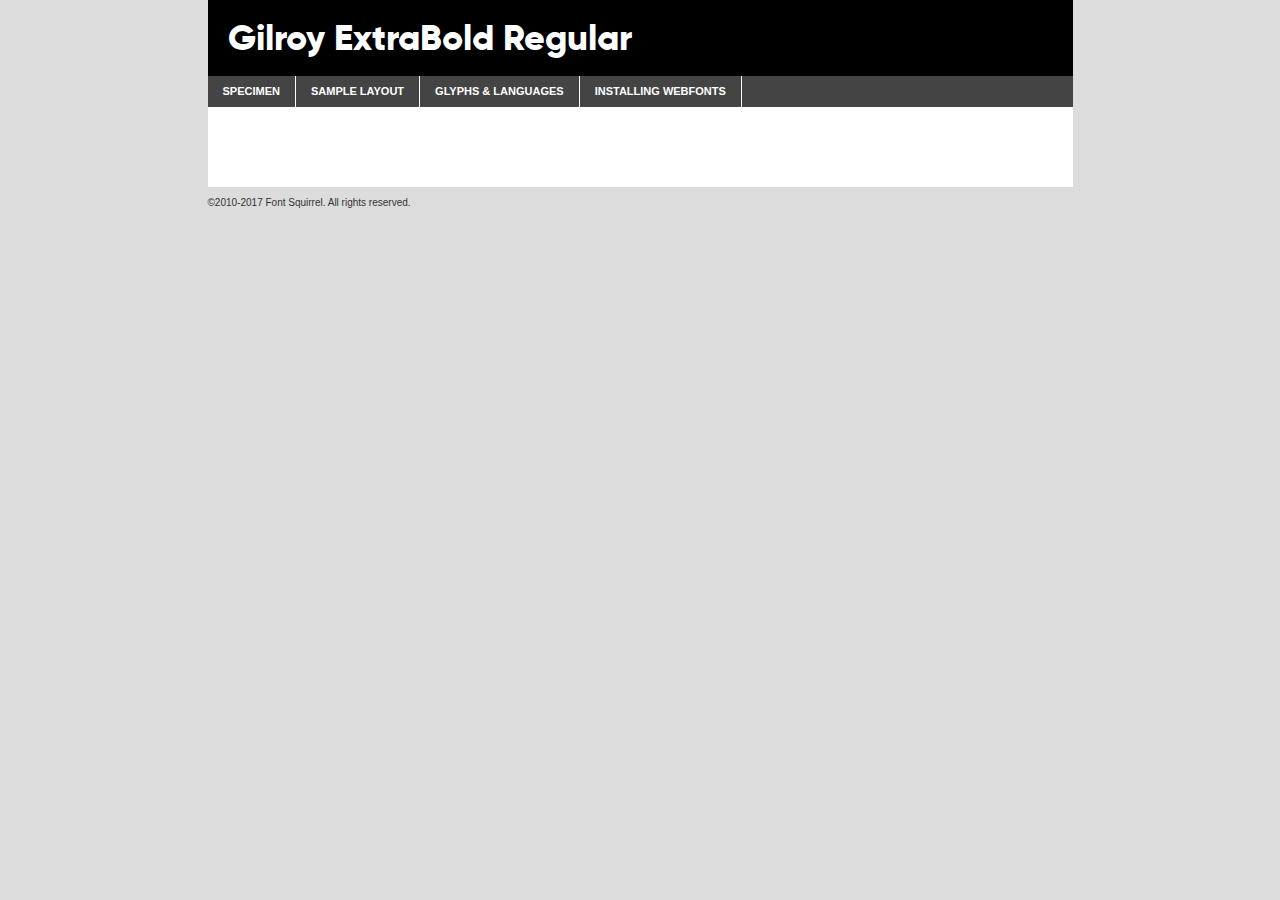
<file: fonts/Gilroy_fonts/gilroy-extrabold-demo.html>
<!DOCTYPE html PUBLIC "-//W3C//DTD XHTML 1.0 Transitional//EN"
	"http://www.w3.org/TR/xhtml1/DTD/xhtml1-transitional.dtd">

<html xmlns="http://www.w3.org/1999/xhtml" xml:lang="en" lang="en">
<head>
	<meta http-equiv="Content-Type" content="text/html; charset=utf-8" />
	<script src="http://ajax.googleapis.com/ajax/libs/jquery/1.7.2/jquery.min.js" type="text/javascript" charset="utf-8"></script>
	<script type="text/javascript">
	(function($){$.fn.easyTabs=function(option){var param=jQuery.extend({fadeSpeed:"fast",defaultContent:1,activeClass:'active'},option);$(this).each(function(){var thisId="#"+this.id;if(param.defaultContent==''){param.defaultContent=1;}
	if(typeof param.defaultContent=="number")
	{var defaultTab=$(thisId+" .tabs li:eq("+(param.defaultContent-1)+") a").attr('href').substr(1);}else{var defaultTab=param.defaultContent;}
	$(thisId+" .tabs li a").each(function(){var tabToHide=$(this).attr('href').substr(1);$("#"+tabToHide).addClass('easytabs-tab-content');});hideAll();changeContent(defaultTab);function hideAll(){$(thisId+" .easytabs-tab-content").hide();}
	function changeContent(tabId){hideAll();$(thisId+" .tabs li").removeClass(param.activeClass);$(thisId+" .tabs li a[href=#"+tabId+"]").closest('li').addClass(param.activeClass);if(param.fadeSpeed!="none")
	{$(thisId+" #"+tabId).fadeIn(param.fadeSpeed);}else{$(thisId+" #"+tabId).show();}}
	$(thisId+" .tabs li").click(function(){var tabId=$(this).find('a').attr('href').substr(1);changeContent(tabId);return false;});});}})(jQuery);
	</script>
	<link rel="stylesheet" href="specimen_files/specimen_stylesheet.css" type="text/css" charset="utf-8" />
	<link rel="stylesheet" href="stylesheet.css" type="text/css" charset="utf-8" />

	<style type="text/css">
					body{
				font-family: 'gilroyextrabold';
							}
		</style>

	<title>Gilroy ExtraBold Regular Specimen</title>
	
	
	<script type="text/javascript" charset="utf-8">
		$(document).ready(function() {
			$('#container').easyTabs({defaultContent:1});
		});
	</script>
</head>

<body>
<div id="container">
	<div id="header">
		Gilroy ExtraBold Regular	</div>
	<ul class="tabs">
		<li><a href="#specimen">Specimen</a></li>
		<li><a href="#layout">Sample Layout</a></li>
				<li><a href="#glyphs">Glyphs &amp; Languages</a></li>
		<li><a href="#installing">Installing Webfonts</a></li>
		
	</ul>
	
	<div id="main_content">

		
			<div id="specimen">
		
				<div class="section">
					<div class="grid12 firstcol">
						<div class="huge">AaBb</div>
					</div>
				</div>
		
				<div class="section">
					<div class="glyph_range">A&#x200B;B&#x200b;C&#x200b;D&#x200b;E&#x200b;F&#x200b;G&#x200b;H&#x200b;I&#x200b;J&#x200b;K&#x200b;L&#x200b;M&#x200b;N&#x200b;O&#x200b;P&#x200b;Q&#x200b;R&#x200b;S&#x200b;T&#x200b;U&#x200b;V&#x200b;W&#x200b;X&#x200b;Y&#x200b;Z&#x200b;a&#x200b;b&#x200b;c&#x200b;d&#x200b;e&#x200b;f&#x200b;g&#x200b;h&#x200b;i&#x200b;j&#x200b;k&#x200b;l&#x200b;m&#x200b;n&#x200b;o&#x200b;p&#x200b;q&#x200b;r&#x200b;s&#x200b;t&#x200b;u&#x200b;v&#x200b;w&#x200b;x&#x200b;y&#x200b;z&#x200b;1&#x200b;2&#x200b;3&#x200b;4&#x200b;5&#x200b;6&#x200b;7&#x200b;8&#x200b;9&#x200b;0&#x200b;&amp;&#x200b;.&#x200b;,&#x200b;?&#x200b;!&#x200b;&#64;&#x200b;(&#x200b;)&#x200b;#&#x200b;$&#x200b;%&#x200b;*&#x200b;+&#x200b;-&#x200b;=&#x200b;:&#x200b;;</div>
				</div>
				<div class="section">
					<div class="grid12 firstcol">
						<table class="sample_table">
							<tr><td>10</td><td class="size10">abcdefghijklmnopqrstuvwxyzABCDEFGHIJKLMNOPQRSTUVWXYZ0123456789abcdefghijklmnopqrstuvwxyzABCDEFGHIJKLMNOPQRSTUVWXYZ0123456789abcdefghijklmnopqrstuvwxyzABCDEFGHIJKLMNOPQRSTUVWXYZ</td></tr>
							<tr><td>11</td><td class="size11">abcdefghijklmnopqrstuvwxyzABCDEFGHIJKLMNOPQRSTUVWXYZ0123456789abcdefghijklmnopqrstuvwxyzABCDEFGHIJKLMNOPQRSTUVWXYZ0123456789abcdefghijklmnopqrstuvwxyzABCDEFGHIJKLMNOPQRSTUVWXYZ</td></tr>
							<tr><td>12</td><td class="size12">abcdefghijklmnopqrstuvwxyzABCDEFGHIJKLMNOPQRSTUVWXYZ0123456789abcdefghijklmnopqrstuvwxyzABCDEFGHIJKLMNOPQRSTUVWXYZ0123456789abcdefghijklmnopqrstuvwxyzABCDEFGHIJKLMNOPQRSTUVWXYZ</td></tr>
							<tr><td>13</td><td class="size13">abcdefghijklmnopqrstuvwxyzABCDEFGHIJKLMNOPQRSTUVWXYZ0123456789abcdefghijklmnopqrstuvwxyzABCDEFGHIJKLMNOPQRSTUVWXYZ0123456789abcdefghijklmnopqrstuvwxyzABCDEFGHIJKLMNOPQRSTUVWXYZ</td></tr>
							<tr><td>14</td><td class="size14">abcdefghijklmnopqrstuvwxyzABCDEFGHIJKLMNOPQRSTUVWXYZ0123456789abcdefghijklmnopqrstuvwxyzABCDEFGHIJKLMNOPQRSTUVWXYZ0123456789abcdefghijklmnopqrstuvwxyzABCDEFGHIJKLMNOPQRSTUVWXYZ</td></tr>
							<tr><td>16</td><td class="size16">abcdefghijklmnopqrstuvwxyzABCDEFGHIJKLMNOPQRSTUVWXYZ0123456789abcdefghijklmnopqrstuvwxyzABCDEFGHIJKLMNOPQRSTUVWXYZ</td></tr>
							<tr><td>18</td><td class="size18">abcdefghijklmnopqrstuvwxyzABCDEFGHIJKLMNOPQRSTUVWXYZ0123456789abcdefghijklmnopqrstuvwxyzABCDEFGHIJKLMNOPQRSTUVWXYZ</td></tr>
							<tr><td>20</td><td class="size20">abcdefghijklmnopqrstuvwxyzABCDEFGHIJKLMNOPQRSTUVWXYZ0123456789abcdefghijklmnopqrstuvwxyzABCDEFGHIJKLMNOPQRSTUVWXYZ</td></tr>
							<tr><td>24</td><td class="size24">abcdefghijklmnopqrstuvwxyzABCDEFGHIJKLMNOPQRSTUVWXYZ0123456789abcdefghijklmnopqrstuvwxyzABCDEFGHIJKLMNOPQRSTUVWXYZ</td></tr>
							<tr><td>30</td><td class="size30">abcdefghijklmnopqrstuvwxyzABCDEFGHIJKLMNOPQRSTUVWXYZ0123456789abcdefghijklmnopqrstuvwxyzABCDEFGHIJKLMNOPQRSTUVWXYZ</td></tr>
							<tr><td>36</td><td class="size36">abcdefghijklmnopqrstuvwxyzABCDEFGHIJKLMNOPQRSTUVWXYZ0123456789abcdefghijklmnopqrstuvwxyzABCDEFGHIJKLMNOPQRSTUVWXYZ</td></tr>
							<tr><td>48</td><td class="size48">abcdefghijklmnopqrstuvwxyzABCDEFGHIJKLMNOPQRSTUVWXYZ0123456789abcdefghijklmnopqrstuvwxyzABCDEFGHIJKLMNOPQRSTUVWXYZ</td></tr>
							<tr><td>60</td><td class="size60">abcdefghijklmnopqrstuvwxyzABCDEFGHIJKLMNOPQRSTUVWXYZ0123456789abcdefghijklmnopqrstuvwxyzABCDEFGHIJKLMNOPQRSTUVWXYZ</td></tr>
							<tr><td>72</td><td class="size72">abcdefghijklmnopqrstuvwxyzABCDEFGHIJKLMNOPQRSTUVWXYZ0123456789abcdefghijklmnopqrstuvwxyzABCDEFGHIJKLMNOPQRSTUVWXYZ</td></tr>
							<tr><td>90</td><td class="size90">abcdefghijklmnopqrstuvwxyzABCDEFGHIJKLMNOPQRSTUVWXYZ0123456789abcdefghijklmnopqrstuvwxyzABCDEFGHIJKLMNOPQRSTUVWXYZ</td></tr>
						</table>
				
					</div>
			
				</div>
		
		
		
								<div class="section" id="bodycomparison">


										<div id="xheight">
				<div class="fontbody">&#x25FC;&#x25FC;&#x25FC;&#x25FC;&#x25FC;&#x25FC;&#x25FC;&#x25FC;&#x25FC;&#x25FC;&#x25FC;&#x25FC;&#x25FC;&#x25FC;&#x25FC;&#x25FC;&#x25FC;&#x25FC;&#x25FC;&#x25FC;&#x25FC;&#x25FC;&#x25FC;&#x25FC;&#x25FC;&#x25FC;&#x25FC;&#x25FC;&#x25FC;&#x25FC;&#x25FC;&#x25FC;&#x25FC;&#x25FC;&#x25FC;&#x25FC;&#x25FC;&#x25FC;&#x25FC;&#x25FC;&#x25FC;&#x25FC;&#x25FC;&#x25FC;&#x25FC;&#x25FC;&#x25FC;&#x25FC;&#x25FC;&#x25FC;&#x25FC;&#x25FC;&#x25FC;&#x25FC;&#x25FC;&#x25FC;&#x25FC;&#x25FC;&#x25FC;&#x25FC;&#x25FC;&#x25FC;&#x25FC;&#x25FC;&#x25FC;&#x25FC;&#x25FC;&#x25FC;&#x25FC;&#x25FC;&#x25FC;&#x25FC;&#x25FC;&#x25FC;&#x25FC;&#x25FC;&#x25FC;&#x25FC;&#x25FC;&#x25FC;&#x25FC;&#x25FC;&#x25FC;&#x25FC;&#x25FC;&#x25FC;&#x25FC;&#x25FC;&#x25FC;&#x25FC;&#x25FC;&#x25FC;&#x25FC;&#x25FC;&#x25FC;&#x25FC;&#x25FC;&#x25FC;&#x25FC;body</div><div class="arialbody">body</div><div class="verdanabody">body</div><div class="georgiabody">body</div></div>
										<div class="fontbody" style="z-index:1">
											body<span>Gilroy ExtraBold Regular</span>
										</div>
										<div class="arialbody" style="z-index:1">
											body<span>Arial</span>
										</div>
										<div class="verdanabody" style="z-index:1">
											body<span>Verdana</span>
										</div>
										<div class="georgiabody" style="z-index:1">
											body<span>Georgia</span>
										</div>



								</div>
		
		
				<div class="section psample psample_row1" id="">
					
					<div class="grid2 firstcol">
						<p class="size10"><span>10.</span>Aenean lacinia bibendum nulla sed consectetur. Fusce dapibus, tellus ac cursus commodo, tortor mauris condimentum nibh, ut fermentum massa justo sit amet risus. Nullam id dolor id nibh ultricies vehicula ut id elit. Cum sociis natoque penatibus et magnis dis parturient montes, nascetur ridiculus mus. Nulla vitae elit libero, a pharetra augue.</p>
			
					</div>
					<div class="grid3">
						<p class="size11"><span>11.</span>Aenean lacinia bibendum nulla sed consectetur. Fusce dapibus, tellus ac cursus commodo, tortor mauris condimentum nibh, ut fermentum massa justo sit amet risus. Nullam id dolor id nibh ultricies vehicula ut id elit. Cum sociis natoque penatibus et magnis dis parturient montes, nascetur ridiculus mus. Nulla vitae elit libero, a pharetra augue.</p>
			
					</div>
					<div class="grid3">
						<p class="size12"><span>12.</span>Aenean lacinia bibendum nulla sed consectetur. Fusce dapibus, tellus ac cursus commodo, tortor mauris condimentum nibh, ut fermentum massa justo sit amet risus. Nullam id dolor id nibh ultricies vehicula ut id elit. Cum sociis natoque penatibus et magnis dis parturient montes, nascetur ridiculus mus. Nulla vitae elit libero, a pharetra augue.</p>
			
					</div>
					<div class="grid4">
						<p class="size13"><span>13.</span>Aenean lacinia bibendum nulla sed consectetur. Fusce dapibus, tellus ac cursus commodo, tortor mauris condimentum nibh, ut fermentum massa justo sit amet risus. Nullam id dolor id nibh ultricies vehicula ut id elit. Cum sociis natoque penatibus et magnis dis parturient montes, nascetur ridiculus mus. Nulla vitae elit libero, a pharetra augue.</p>
			
					</div>
					<div class="white_blend"></div>
					
				</div>
				<div class="section psample psample_row2" id="">
					<div class="grid3 firstcol">
						<p class="size14"><span>14.</span>Aenean lacinia bibendum nulla sed consectetur. Fusce dapibus, tellus ac cursus commodo, tortor mauris condimentum nibh, ut fermentum massa justo sit amet risus. Nullam id dolor id nibh ultricies vehicula ut id elit. Cum sociis natoque penatibus et magnis dis parturient montes, nascetur ridiculus mus. Nulla vitae elit libero, a pharetra augue.</p>
			
					</div>
					<div class="grid4">
						<p class="size16"><span>16.</span>Aenean lacinia bibendum nulla sed consectetur. Fusce dapibus, tellus ac cursus commodo, tortor mauris condimentum nibh, ut fermentum massa justo sit amet risus. Nullam id dolor id nibh ultricies vehicula ut id elit. Cum sociis natoque penatibus et magnis dis parturient montes, nascetur ridiculus mus. Nulla vitae elit libero, a pharetra augue.</p>
			
					</div>
					<div class="grid5">
						<p class="size18"><span>18.</span>Aenean lacinia bibendum nulla sed consectetur. Fusce dapibus, tellus ac cursus commodo, tortor mauris condimentum nibh, ut fermentum massa justo sit amet risus. Nullam id dolor id nibh ultricies vehicula ut id elit. Cum sociis natoque penatibus et magnis dis parturient montes, nascetur ridiculus mus. Nulla vitae elit libero, a pharetra augue.</p>
			
					</div>

					<div class="white_blend"></div>

				</div>
				
				<div class="section psample psample_row3" id="">
					<div class="grid5 firstcol">
						<p class="size20"><span>20.</span>Aenean lacinia bibendum nulla sed consectetur. Fusce dapibus, tellus ac cursus commodo, tortor mauris condimentum nibh, ut fermentum massa justo sit amet risus. Nullam id dolor id nibh ultricies vehicula ut id elit. Cum sociis natoque penatibus et magnis dis parturient montes, nascetur ridiculus mus. Nulla vitae elit libero, a pharetra augue.</p>
					</div>
					<div class="grid7">
						<p class="size24"><span>24.</span>Aenean lacinia bibendum nulla sed consectetur. Fusce dapibus, tellus ac cursus commodo, tortor mauris condimentum nibh, ut fermentum massa justo sit amet risus. Nullam id dolor id nibh ultricies vehicula ut id elit. Cum sociis natoque penatibus et magnis dis parturient montes, nascetur ridiculus mus. Nulla vitae elit libero, a pharetra augue.</p>
					</div>
					
					<div class="white_blend"></div>
					
				</div>
				
				<div class="section psample psample_row4" id="">
					<div class="grid12 firstcol">
						<p class="size30"><span>30.</span>Aenean lacinia bibendum nulla sed consectetur. Fusce dapibus, tellus ac cursus commodo, tortor mauris condimentum nibh, ut fermentum massa justo sit amet risus. Nullam id dolor id nibh ultricies vehicula ut id elit. Cum sociis natoque penatibus et magnis dis parturient montes, nascetur ridiculus mus. Nulla vitae elit libero, a pharetra augue.</p>
					</div>
					<div class="white_blend"></div>
					
				</div>
				
				
				
				<div class="section psample psample_row1 fullreverse">
					<div class="grid2 firstcol">
						<p class="size10"><span>10.</span>Aenean lacinia bibendum nulla sed consectetur. Fusce dapibus, tellus ac cursus commodo, tortor mauris condimentum nibh, ut fermentum massa justo sit amet risus. Nullam id dolor id nibh ultricies vehicula ut id elit. Cum sociis natoque penatibus et magnis dis parturient montes, nascetur ridiculus mus. Nulla vitae elit libero, a pharetra augue.</p>
			
					</div>
					<div class="grid3">
						<p class="size11"><span>11.</span>Aenean lacinia bibendum nulla sed consectetur. Fusce dapibus, tellus ac cursus commodo, tortor mauris condimentum nibh, ut fermentum massa justo sit amet risus. Nullam id dolor id nibh ultricies vehicula ut id elit. Cum sociis natoque penatibus et magnis dis parturient montes, nascetur ridiculus mus. Nulla vitae elit libero, a pharetra augue.</p>
			
					</div>
					<div class="grid3">
						<p class="size12"><span>12.</span>Aenean lacinia bibendum nulla sed consectetur. Fusce dapibus, tellus ac cursus commodo, tortor mauris condimentum nibh, ut fermentum massa justo sit amet risus. Nullam id dolor id nibh ultricies vehicula ut id elit. Cum sociis natoque penatibus et magnis dis parturient montes, nascetur ridiculus mus. Nulla vitae elit libero, a pharetra augue.</p>
			
					</div>
					<div class="grid4">
						<p class="size13"><span>13.</span>Aenean lacinia bibendum nulla sed consectetur. Fusce dapibus, tellus ac cursus commodo, tortor mauris condimentum nibh, ut fermentum massa justo sit amet risus. Nullam id dolor id nibh ultricies vehicula ut id elit. Cum sociis natoque penatibus et magnis dis parturient montes, nascetur ridiculus mus. Nulla vitae elit libero, a pharetra augue.</p>
			
					</div>
					<div class="black_blend"></div>
					
				</div>
				
				<div class="section psample psample_row2 fullreverse">
					<div class="grid3 firstcol">
						<p class="size14"><span>14.</span>Aenean lacinia bibendum nulla sed consectetur. Fusce dapibus, tellus ac cursus commodo, tortor mauris condimentum nibh, ut fermentum massa justo sit amet risus. Nullam id dolor id nibh ultricies vehicula ut id elit. Cum sociis natoque penatibus et magnis dis parturient montes, nascetur ridiculus mus. Nulla vitae elit libero, a pharetra augue.</p>
			
					</div>
					<div class="grid4">
						<p class="size16"><span>16.</span>Aenean lacinia bibendum nulla sed consectetur. Fusce dapibus, tellus ac cursus commodo, tortor mauris condimentum nibh, ut fermentum massa justo sit amet risus. Nullam id dolor id nibh ultricies vehicula ut id elit. Cum sociis natoque penatibus et magnis dis parturient montes, nascetur ridiculus mus. Nulla vitae elit libero, a pharetra augue.</p>
			
					</div>
					<div class="grid5">
						<p class="size18"><span>18.</span>Aenean lacinia bibendum nulla sed consectetur. Fusce dapibus, tellus ac cursus commodo, tortor mauris condimentum nibh, ut fermentum massa justo sit amet risus. Nullam id dolor id nibh ultricies vehicula ut id elit. Cum sociis natoque penatibus et magnis dis parturient montes, nascetur ridiculus mus. Nulla vitae elit libero, a pharetra augue.</p>
			
					</div>
					<div class="black_blend"></div>

				</div>
				
				<div class="section psample fullreverse psample_row3" id="">
					<div class="grid5 firstcol">
						<p class="size20"><span>20.</span>Aenean lacinia bibendum nulla sed consectetur. Fusce dapibus, tellus ac cursus commodo, tortor mauris condimentum nibh, ut fermentum massa justo sit amet risus. Nullam id dolor id nibh ultricies vehicula ut id elit. Cum sociis natoque penatibus et magnis dis parturient montes, nascetur ridiculus mus. Nulla vitae elit libero, a pharetra augue.</p>
					</div>
					<div class="grid7">
						<p class="size24"><span>24.</span>Aenean lacinia bibendum nulla sed consectetur. Fusce dapibus, tellus ac cursus commodo, tortor mauris condimentum nibh, ut fermentum massa justo sit amet risus. Nullam id dolor id nibh ultricies vehicula ut id elit. Cum sociis natoque penatibus et magnis dis parturient montes, nascetur ridiculus mus. Nulla vitae elit libero, a pharetra augue.</p>
					</div>
					
					<div class="black_blend"></div>
					
				</div>
				
				<div class="section psample fullreverse psample_row4" id="" style="border-bottom: 20px #000 solid;">
					<div class="grid12 firstcol">
						<p class="size30"><span>30.</span>Aenean lacinia bibendum nulla sed consectetur. Fusce dapibus, tellus ac cursus commodo, tortor mauris condimentum nibh, ut fermentum massa justo sit amet risus. Nullam id dolor id nibh ultricies vehicula ut id elit. Cum sociis natoque penatibus et magnis dis parturient montes, nascetur ridiculus mus. Nulla vitae elit libero, a pharetra augue.</p>
					</div>
					<div class="black_blend"></div>
					
				</div>
				
				
				
				
			</div>
			
			<div id="layout">
				
				<div class="section">
					
					<div class="grid12 firstcol">
						<h1>Lorem Ipsum Dolor</h1>
						<h2>Etiam porta sem malesuada magna mollis euismod</h2>
						
						<p class="byline">By <a href="#link">Aenean Lacinia</a></p>
					</div>
				</div>
				<div class="section">
					<div class="grid8 firstcol">
						<p class="large">Donec sed odio dui. Morbi leo risus, porta ac consectetur ac, vestibulum at eros. Fusce dapibus, tellus ac cursus commodo, tortor mauris condimentum nibh, ut fermentum massa justo sit amet risus. </p>

						
						<h3>Pellentesque ornare sem</h3>

						<p>Maecenas sed diam eget risus varius blandit sit amet non magna. Maecenas faucibus mollis interdum. Donec ullamcorper nulla non metus auctor fringilla. Nullam id dolor id nibh ultricies vehicula ut id elit. Nullam id dolor id nibh ultricies vehicula ut id elit. </p>

						<p>Aenean eu leo quam. Pellentesque ornare sem lacinia quam venenatis vestibulum. Lorem ipsum dolor sit amet, consectetur adipiscing elit. Cum sociis natoque penatibus et magnis dis parturient montes, nascetur ridiculus mus. </p>

						<p>Nulla vitae elit libero, a pharetra augue. Praesent commodo cursus magna, vel scelerisque nisl consectetur et. Aenean lacinia bibendum nulla sed consectetur. </p>

						<p>Nullam quis risus eget urna mollis ornare vel eu leo. Nullam quis risus eget urna mollis ornare vel eu leo. Maecenas sed diam eget risus varius blandit sit amet non magna. Donec ullamcorper nulla non metus auctor fringilla. </p>

						<h3>Cras mattis consectetur</h3>

						<p>Aenean eu leo quam. Pellentesque ornare sem lacinia quam venenatis vestibulum. Aenean lacinia bibendum nulla sed consectetur. Integer posuere erat a ante venenatis dapibus posuere velit aliquet. Cras mattis consectetur purus sit amet fermentum. </p>

						<p>Nullam id dolor id nibh ultricies vehicula ut id elit. Nullam quis risus eget urna mollis ornare vel eu leo. Cras mattis consectetur purus sit amet fermentum.</p>
					</div>
					
					<div class="grid4 sidebar">
						
						<div class="box reverse">
							<p class="last">Nullam quis risus eget urna mollis ornare vel eu leo. Donec ullamcorper nulla non metus auctor fringilla. Cras mattis consectetur purus sit amet fermentum. Sed posuere consectetur est at lobortis. Lorem ipsum dolor sit amet, consectetur adipiscing elit. </p>
						</div>
						
						<p class="caption">Maecenas sed diam eget risus varius.</p>

						<p>Vestibulum id ligula porta felis euismod semper. Integer posuere erat a ante venenatis dapibus posuere velit aliquet. Vestibulum id ligula porta felis euismod semper. Sed posuere consectetur est at lobortis. Maecenas sed diam eget risus varius blandit sit amet non magna. Fusce dapibus, tellus ac cursus commodo, tortor mauris condimentum nibh, ut fermentum massa justo sit amet risus. </p>

					

						<p>Duis mollis, est non commodo luctus, nisi erat porttitor ligula, eget lacinia odio sem nec elit. Aenean lacinia bibendum nulla sed consectetur. Vivamus sagittis lacus vel augue laoreet rutrum faucibus dolor auctor. Aenean lacinia bibendum nulla sed consectetur. Nullam quis risus eget urna mollis ornare vel eu leo. </p>

						<p>Praesent commodo cursus magna, vel scelerisque nisl consectetur et. Donec ullamcorper nulla non metus auctor fringilla. Maecenas faucibus mollis interdum. Fusce dapibus, tellus ac cursus commodo, tortor mauris condimentum nibh, ut fermentum massa justo sit amet risus. </p>

					</div>
				</div>
				
			</div>


			



		<div id="glyphs">
			<div class="section">
				<div class="grid12 firstcol">
			
				<h1>Language Support</h1>
				<p>The subset of Gilroy ExtraBold Regular in this kit supports the following languages:<br />
			
					Albanian, Basque, Breton, Chamorro, Danish, Dutch, English, Faroese, Finnish, French, Frisian, Galician, German, Icelandic, Italian, Malagasy, Norwegian, Portuguese, Spanish, Alsatian, Aragonese, Arapaho, Arrernte, Asturian, Aymara, Bislama, Cebuano, Corsican, Fijian, French_creole, Genoese, Gilbertese, Greenlandic, Haitian_creole, Hiligaynon, Hmong, Hopi, Ibanag, Iloko_ilokano, Indonesian, Interglossa_glosa, Interlingua, Irish_gaelic, Jerriais, Lojban, Lombard, Luxembourgeois, Manx, Mohawk, Norfolk_pitcairnese, Occitan, Oromo, Pangasinan, Papiamento, Piedmontese, Potawatomi, Rhaeto-romance, Romansh, Rotokas, Sami_lule, Samoan, Sardinian, Scots_gaelic, Seychelles_creole, Shona, Sicilian, Somali, Southern_ndebele, Swahili, Swati_swazi, Tagalog_filipino_pilipino, Tetum, Tok_pisin, Uyghur_latinized, Volapuk, Walloon, Warlpiri, Xhosa, Yapese, Zulu, Latinbasic, Ubasic, Demo				</p>
				<h1>Glyph Chart</h1>
				<p>The subset of Gilroy ExtraBold Regular in this kit includes all the glyphs listed below. Unicode entities are included above each glyph to help you insert individual characters into your layout.</p>
				<div id="glyph_chart">
			
																				 <div><p>&amp;#32;</p>&#32;</div>
																				 <div><p>&amp;#33;</p>&#33;</div>
																				 <div><p>&amp;#34;</p>&#34;</div>
																				 <div><p>&amp;#35;</p>&#35;</div>
																				 <div><p>&amp;#36;</p>&#36;</div>
																				 <div><p>&amp;#37;</p>&#37;</div>
																				 <div><p>&amp;#38;</p>&#38;</div>
																				 <div><p>&amp;#39;</p>&#39;</div>
																				 <div><p>&amp;#40;</p>&#40;</div>
																				 <div><p>&amp;#41;</p>&#41;</div>
																				 <div><p>&amp;#42;</p>&#42;</div>
																				 <div><p>&amp;#43;</p>&#43;</div>
																				 <div><p>&amp;#44;</p>&#44;</div>
																				 <div><p>&amp;#45;</p>&#45;</div>
																				 <div><p>&amp;#46;</p>&#46;</div>
																				 <div><p>&amp;#47;</p>&#47;</div>
																				 <div><p>&amp;#48;</p>&#48;</div>
																				 <div><p>&amp;#49;</p>&#49;</div>
																				 <div><p>&amp;#50;</p>&#50;</div>
																				 <div><p>&amp;#51;</p>&#51;</div>
																				 <div><p>&amp;#52;</p>&#52;</div>
																				 <div><p>&amp;#53;</p>&#53;</div>
																				 <div><p>&amp;#54;</p>&#54;</div>
																				 <div><p>&amp;#55;</p>&#55;</div>
																				 <div><p>&amp;#56;</p>&#56;</div>
																				 <div><p>&amp;#57;</p>&#57;</div>
																				 <div><p>&amp;#58;</p>&#58;</div>
																				 <div><p>&amp;#59;</p>&#59;</div>
																				 <div><p>&amp;#60;</p>&#60;</div>
																				 <div><p>&amp;#61;</p>&#61;</div>
																				 <div><p>&amp;#62;</p>&#62;</div>
																				 <div><p>&amp;#63;</p>&#63;</div>
																				 <div><p>&amp;#64;</p>&#64;</div>
																				 <div><p>&amp;#65;</p>&#65;</div>
																				 <div><p>&amp;#66;</p>&#66;</div>
																				 <div><p>&amp;#67;</p>&#67;</div>
																				 <div><p>&amp;#68;</p>&#68;</div>
																				 <div><p>&amp;#69;</p>&#69;</div>
																				 <div><p>&amp;#70;</p>&#70;</div>
																				 <div><p>&amp;#71;</p>&#71;</div>
																				 <div><p>&amp;#72;</p>&#72;</div>
																				 <div><p>&amp;#73;</p>&#73;</div>
																				 <div><p>&amp;#74;</p>&#74;</div>
																				 <div><p>&amp;#75;</p>&#75;</div>
																				 <div><p>&amp;#76;</p>&#76;</div>
																				 <div><p>&amp;#77;</p>&#77;</div>
																				 <div><p>&amp;#78;</p>&#78;</div>
																				 <div><p>&amp;#79;</p>&#79;</div>
																				 <div><p>&amp;#80;</p>&#80;</div>
																				 <div><p>&amp;#81;</p>&#81;</div>
																				 <div><p>&amp;#82;</p>&#82;</div>
																				 <div><p>&amp;#83;</p>&#83;</div>
																				 <div><p>&amp;#84;</p>&#84;</div>
																				 <div><p>&amp;#85;</p>&#85;</div>
																				 <div><p>&amp;#86;</p>&#86;</div>
																				 <div><p>&amp;#87;</p>&#87;</div>
																				 <div><p>&amp;#88;</p>&#88;</div>
																				 <div><p>&amp;#89;</p>&#89;</div>
																				 <div><p>&amp;#90;</p>&#90;</div>
																				 <div><p>&amp;#91;</p>&#91;</div>
																				 <div><p>&amp;#92;</p>&#92;</div>
																				 <div><p>&amp;#93;</p>&#93;</div>
																				 <div><p>&amp;#94;</p>&#94;</div>
																				 <div><p>&amp;#95;</p>&#95;</div>
																				 <div><p>&amp;#96;</p>&#96;</div>
																				 <div><p>&amp;#97;</p>&#97;</div>
																				 <div><p>&amp;#98;</p>&#98;</div>
																				 <div><p>&amp;#99;</p>&#99;</div>
																				 <div><p>&amp;#100;</p>&#100;</div>
																				 <div><p>&amp;#101;</p>&#101;</div>
																				 <div><p>&amp;#102;</p>&#102;</div>
																				 <div><p>&amp;#103;</p>&#103;</div>
																				 <div><p>&amp;#104;</p>&#104;</div>
																				 <div><p>&amp;#105;</p>&#105;</div>
																				 <div><p>&amp;#106;</p>&#106;</div>
																				 <div><p>&amp;#107;</p>&#107;</div>
																				 <div><p>&amp;#108;</p>&#108;</div>
																				 <div><p>&amp;#109;</p>&#109;</div>
																				 <div><p>&amp;#110;</p>&#110;</div>
																				 <div><p>&amp;#111;</p>&#111;</div>
																				 <div><p>&amp;#112;</p>&#112;</div>
																				 <div><p>&amp;#113;</p>&#113;</div>
																				 <div><p>&amp;#114;</p>&#114;</div>
																				 <div><p>&amp;#115;</p>&#115;</div>
																				 <div><p>&amp;#116;</p>&#116;</div>
																				 <div><p>&amp;#117;</p>&#117;</div>
																				 <div><p>&amp;#118;</p>&#118;</div>
																				 <div><p>&amp;#119;</p>&#119;</div>
																				 <div><p>&amp;#120;</p>&#120;</div>
																				 <div><p>&amp;#121;</p>&#121;</div>
																				 <div><p>&amp;#122;</p>&#122;</div>
																				 <div><p>&amp;#123;</p>&#123;</div>
																				 <div><p>&amp;#124;</p>&#124;</div>
																				 <div><p>&amp;#125;</p>&#125;</div>
																				 <div><p>&amp;#126;</p>&#126;</div>
																				 <div><p>&amp;#160;</p>&#160;</div>
																				 <div><p>&amp;#161;</p>&#161;</div>
																				 <div><p>&amp;#162;</p>&#162;</div>
																				 <div><p>&amp;#163;</p>&#163;</div>
																				 <div><p>&amp;#164;</p>&#164;</div>
																				 <div><p>&amp;#165;</p>&#165;</div>
																				 <div><p>&amp;#166;</p>&#166;</div>
																				 <div><p>&amp;#167;</p>&#167;</div>
																				 <div><p>&amp;#168;</p>&#168;</div>
																				 <div><p>&amp;#169;</p>&#169;</div>
																				 <div><p>&amp;#171;</p>&#171;</div>
																				 <div><p>&amp;#172;</p>&#172;</div>
																				 <div><p>&amp;#173;</p>&#173;</div>
																				 <div><p>&amp;#174;</p>&#174;</div>
																				 <div><p>&amp;#175;</p>&#175;</div>
																				 <div><p>&amp;#176;</p>&#176;</div>
																				 <div><p>&amp;#177;</p>&#177;</div>
																				 <div><p>&amp;#180;</p>&#180;</div>
																				 <div><p>&amp;#181;</p>&#181;</div>
																				 <div><p>&amp;#182;</p>&#182;</div>
																				 <div><p>&amp;#183;</p>&#183;</div>
																				 <div><p>&amp;#184;</p>&#184;</div>
																				 <div><p>&amp;#187;</p>&#187;</div>
																				 <div><p>&amp;#188;</p>&#188;</div>
																				 <div><p>&amp;#189;</p>&#189;</div>
																				 <div><p>&amp;#190;</p>&#190;</div>
																				 <div><p>&amp;#191;</p>&#191;</div>
																				 <div><p>&amp;#192;</p>&#192;</div>
																				 <div><p>&amp;#193;</p>&#193;</div>
																				 <div><p>&amp;#194;</p>&#194;</div>
																				 <div><p>&amp;#195;</p>&#195;</div>
																				 <div><p>&amp;#196;</p>&#196;</div>
																				 <div><p>&amp;#197;</p>&#197;</div>
																				 <div><p>&amp;#198;</p>&#198;</div>
																				 <div><p>&amp;#199;</p>&#199;</div>
																				 <div><p>&amp;#200;</p>&#200;</div>
																				 <div><p>&amp;#201;</p>&#201;</div>
																				 <div><p>&amp;#202;</p>&#202;</div>
																				 <div><p>&amp;#203;</p>&#203;</div>
																				 <div><p>&amp;#204;</p>&#204;</div>
																				 <div><p>&amp;#205;</p>&#205;</div>
																				 <div><p>&amp;#206;</p>&#206;</div>
																				 <div><p>&amp;#207;</p>&#207;</div>
																				 <div><p>&amp;#208;</p>&#208;</div>
																				 <div><p>&amp;#209;</p>&#209;</div>
																				 <div><p>&amp;#210;</p>&#210;</div>
																				 <div><p>&amp;#211;</p>&#211;</div>
																				 <div><p>&amp;#212;</p>&#212;</div>
																				 <div><p>&amp;#213;</p>&#213;</div>
																				 <div><p>&amp;#214;</p>&#214;</div>
																				 <div><p>&amp;#215;</p>&#215;</div>
																				 <div><p>&amp;#216;</p>&#216;</div>
																				 <div><p>&amp;#217;</p>&#217;</div>
																				 <div><p>&amp;#218;</p>&#218;</div>
																				 <div><p>&amp;#219;</p>&#219;</div>
																				 <div><p>&amp;#220;</p>&#220;</div>
																				 <div><p>&amp;#221;</p>&#221;</div>
																				 <div><p>&amp;#222;</p>&#222;</div>
																				 <div><p>&amp;#223;</p>&#223;</div>
																				 <div><p>&amp;#224;</p>&#224;</div>
																				 <div><p>&amp;#225;</p>&#225;</div>
																				 <div><p>&amp;#226;</p>&#226;</div>
																				 <div><p>&amp;#227;</p>&#227;</div>
																				 <div><p>&amp;#228;</p>&#228;</div>
																				 <div><p>&amp;#229;</p>&#229;</div>
																				 <div><p>&amp;#230;</p>&#230;</div>
																				 <div><p>&amp;#231;</p>&#231;</div>
																				 <div><p>&amp;#232;</p>&#232;</div>
																				 <div><p>&amp;#233;</p>&#233;</div>
																				 <div><p>&amp;#234;</p>&#234;</div>
																				 <div><p>&amp;#235;</p>&#235;</div>
																				 <div><p>&amp;#236;</p>&#236;</div>
																				 <div><p>&amp;#237;</p>&#237;</div>
																				 <div><p>&amp;#238;</p>&#238;</div>
																				 <div><p>&amp;#239;</p>&#239;</div>
																				 <div><p>&amp;#240;</p>&#240;</div>
																				 <div><p>&amp;#241;</p>&#241;</div>
																				 <div><p>&amp;#242;</p>&#242;</div>
																				 <div><p>&amp;#243;</p>&#243;</div>
																				 <div><p>&amp;#244;</p>&#244;</div>
																				 <div><p>&amp;#245;</p>&#245;</div>
																				 <div><p>&amp;#246;</p>&#246;</div>
																				 <div><p>&amp;#247;</p>&#247;</div>
																				 <div><p>&amp;#248;</p>&#248;</div>
																				 <div><p>&amp;#249;</p>&#249;</div>
																				 <div><p>&amp;#250;</p>&#250;</div>
																				 <div><p>&amp;#251;</p>&#251;</div>
																				 <div><p>&amp;#252;</p>&#252;</div>
																				 <div><p>&amp;#253;</p>&#253;</div>
																				 <div><p>&amp;#254;</p>&#254;</div>
																				 <div><p>&amp;#255;</p>&#255;</div>
																				 <div><p>&amp;#338;</p>&#338;</div>
																				 <div><p>&amp;#339;</p>&#339;</div>
																				 <div><p>&amp;#376;</p>&#376;</div>
																				 <div><p>&amp;#710;</p>&#710;</div>
																				 <div><p>&amp;#732;</p>&#732;</div>
																				 <div><p>&amp;#8192;</p>&#8192;</div>
																				 <div><p>&amp;#8193;</p>&#8193;</div>
																				 <div><p>&amp;#8194;</p>&#8194;</div>
																				 <div><p>&amp;#8195;</p>&#8195;</div>
																				 <div><p>&amp;#8196;</p>&#8196;</div>
																				 <div><p>&amp;#8197;</p>&#8197;</div>
																				 <div><p>&amp;#8198;</p>&#8198;</div>
																				 <div><p>&amp;#8199;</p>&#8199;</div>
																				 <div><p>&amp;#8200;</p>&#8200;</div>
																				 <div><p>&amp;#8201;</p>&#8201;</div>
																				 <div><p>&amp;#8202;</p>&#8202;</div>
																				 <div><p>&amp;#8208;</p>&#8208;</div>
																				 <div><p>&amp;#8209;</p>&#8209;</div>
																				 <div><p>&amp;#8210;</p>&#8210;</div>
																				 <div><p>&amp;#8211;</p>&#8211;</div>
																				 <div><p>&amp;#8212;</p>&#8212;</div>
																				 <div><p>&amp;#8216;</p>&#8216;</div>
																				 <div><p>&amp;#8217;</p>&#8217;</div>
																				 <div><p>&amp;#8218;</p>&#8218;</div>
																				 <div><p>&amp;#8220;</p>&#8220;</div>
																				 <div><p>&amp;#8221;</p>&#8221;</div>
																				 <div><p>&amp;#8222;</p>&#8222;</div>
																				 <div><p>&amp;#8226;</p>&#8226;</div>
																				 <div><p>&amp;#8230;</p>&#8230;</div>
																				 <div><p>&amp;#8239;</p>&#8239;</div>
																				 <div><p>&amp;#8249;</p>&#8249;</div>
																				 <div><p>&amp;#8250;</p>&#8250;</div>
																				 <div><p>&amp;#8287;</p>&#8287;</div>
																				 <div><p>&amp;#8364;</p>&#8364;</div>
																				 <div><p>&amp;#8482;</p>&#8482;</div>
																				 <div><p>&amp;#9724;</p>&#9724;</div>
																				 <div><p>&amp;#64257;</p>&#64257;</div>
																				 <div><p>&amp;#64258;</p>&#64258;</div>
																				 <div><p>&amp;#64259;</p>&#64259;</div>
																				 <div><p>&amp;#64260;</p>&#64260;</div>
																																																</div>	
				</div>
		
		
			</div>
		</div>
		
		
		<div id="specs">
			
		</div>
	
		<div id="installing">
			<div class="section">
				<div class="grid7 firstcol">
					<h1>Installing Webfonts</h1>
					
					<p>Webfonts are supported by all major browser platforms but not all in the same way. There are currently four different font formats that must be included in order to target all browsers. This includes TTF, WOFF, EOT and SVG.</p>
					
					<h2>1. Upload your webfonts</h2>
					<p>You must upload your webfont kit to your website. They should be in or near the same directory as your CSS files.</p>
					
					<h2>2. Include the webfont stylesheet</h2>
					<p>A special CSS @font-face declaration helps the various browsers select the appropriate font it needs without causing you a bunch of headaches. Learn more about this syntax by reading the <a href="https://www.fontspring.com/blog/further-hardening-of-the-bulletproof-syntax">Fontspring blog post</a> about it. The code for it is as follows:</p>


<code>
@font-face{ 
	font-family: 'MyWebFont';
	src: url('WebFont.eot');
	src: url('WebFont.eot?#iefix') format('embedded-opentype'),
	     url('WebFont.woff') format('woff'),
	     url('WebFont.ttf') format('truetype'),
	     url('WebFont.svg#webfont') format('svg');
}
</code>

	<p>We've already gone ahead and generated the code for you. All you have to do is link to the stylesheet in your HTML, like this:</p>
	<code>&lt;link rel=&quot;stylesheet&quot; href=&quot;stylesheet.css&quot; type=&quot;text/css&quot; charset=&quot;utf-8&quot; /&gt;</code>

					<h2>3. Modify your own stylesheet</h2>
					<p>To take advantage of your new fonts, you must tell your stylesheet to use them. Look at the original @font-face declaration above and find the property called "font-family." The name linked there will be what you use to reference the font. Prepend that webfont name to the font stack in the "font-family" property, inside the selector you want to change. For example:</p>
<code>p { font-family: 'WebFont', Arial, sans-serif; }</code>

<h2>4. Test</h2>
<p>Getting webfonts to work cross-browser <em>can</em> be tricky. Use the information in the sidebar to help you if you find that fonts aren't loading in a particular browser.</p>
				</div>
				
				<div class="grid5 sidebar">
					<div class="box">
						<h2>Troubleshooting<br />Font-Face Problems</h2>
						<p>Having trouble getting your webfonts to load in your new website? Here are some tips to sort out what might be the problem.</p>

						<h3>Fonts not showing in any browser</h3>

						<p>This sounds like you need to work on the plumbing. You either did not upload the fonts to the correct directory, or you did not link the fonts properly in the CSS. If you've confirmed that all this is correct and you still have a problem, take a look at your .htaccess file and see if requests are getting intercepted.</p>

						<h3>Fonts not loading in iPhone or iPad</h3>

						<p>The most common problem here is that you are serving the fonts from an IIS server. IIS refuses to serve files that have unknown MIME types. If that is the case, you must set the MIME type for SVG to "image/svg+xml" in the server settings. Follow these instructions from Microsoft if you need help.</p>

						<h3>Fonts not loading in Firefox</h3>

						<p>The primary reason for this failure? You are still using a version Firefox older than 3.5. So upgrade already! If that isn't it, then you are very likely serving fonts from a different domain. Firefox requires that all font assets be served from the same domain. Lastly it is possible that you need to add WOFF to your list of MIME types (if you are serving via IIS.)</p>

						<h3>Fonts not loading in IE</h3>

						<p>Are you looking at Internet Explorer on an actual Windows machine or are you cheating by using a service like Adobe BrowserLab? Many of these screenshot services do not render @font-face for IE. Best to test it on a real machine.</p>

						<h3>Fonts not loading in IE9</h3>

						<p>IE9, like Firefox, requires that fonts be served from the same domain as the website. Make sure that is the case.</p>
					</div>
				</div>
			</div>
			
		</div>
	
	</div>
	<div id="footer">
		<p>&copy;2010-2017 Font Squirrel. All rights reserved.</p>
	</div>
</div>
</body>
</html>
</file>
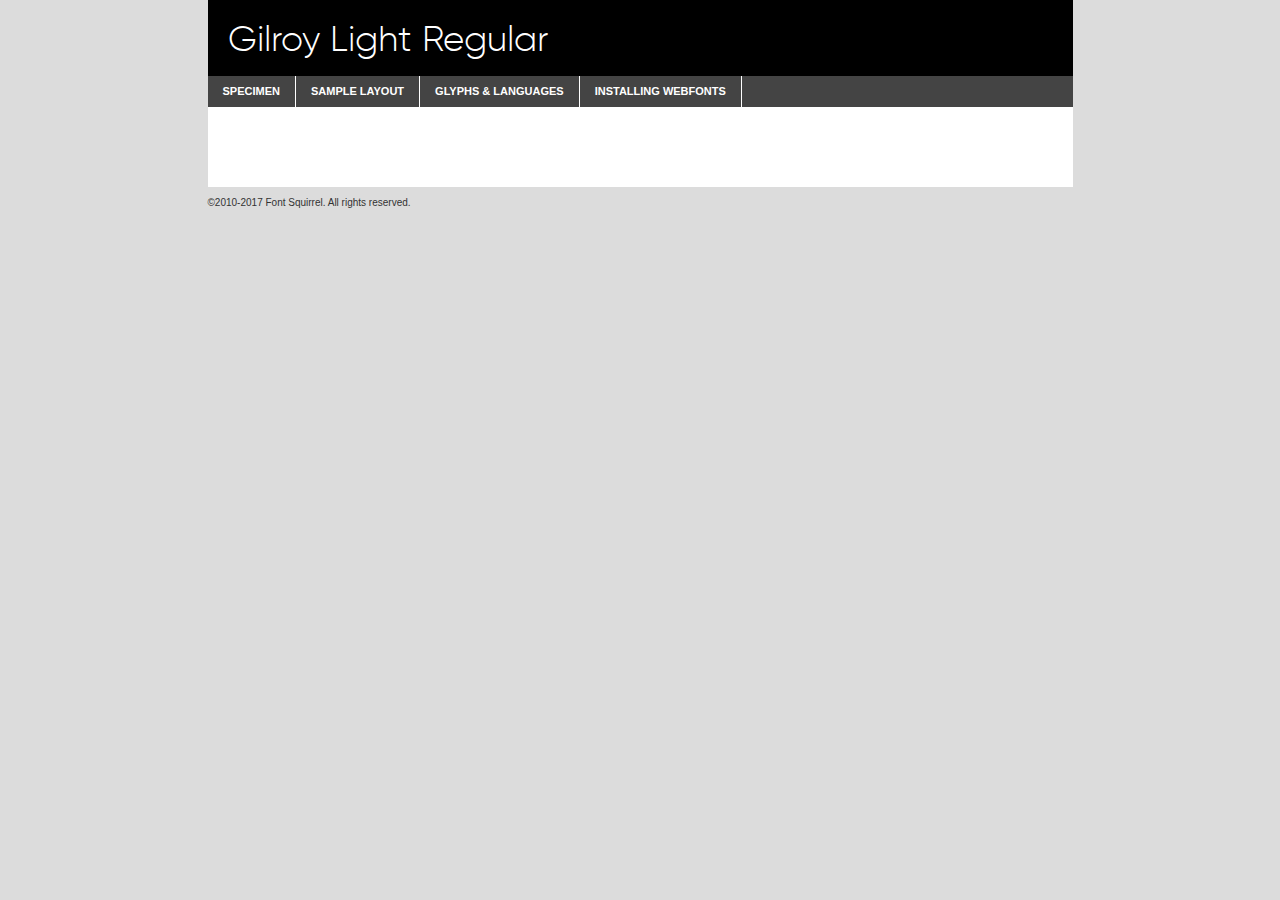
<file: fonts/Gilroy_fonts/gilroy-light-demo.html>
<!DOCTYPE html PUBLIC "-//W3C//DTD XHTML 1.0 Transitional//EN"
	"http://www.w3.org/TR/xhtml1/DTD/xhtml1-transitional.dtd">

<html xmlns="http://www.w3.org/1999/xhtml" xml:lang="en" lang="en">
<head>
	<meta http-equiv="Content-Type" content="text/html; charset=utf-8" />
	<script src="http://ajax.googleapis.com/ajax/libs/jquery/1.7.2/jquery.min.js" type="text/javascript" charset="utf-8"></script>
	<script type="text/javascript">
	(function($){$.fn.easyTabs=function(option){var param=jQuery.extend({fadeSpeed:"fast",defaultContent:1,activeClass:'active'},option);$(this).each(function(){var thisId="#"+this.id;if(param.defaultContent==''){param.defaultContent=1;}
	if(typeof param.defaultContent=="number")
	{var defaultTab=$(thisId+" .tabs li:eq("+(param.defaultContent-1)+") a").attr('href').substr(1);}else{var defaultTab=param.defaultContent;}
	$(thisId+" .tabs li a").each(function(){var tabToHide=$(this).attr('href').substr(1);$("#"+tabToHide).addClass('easytabs-tab-content');});hideAll();changeContent(defaultTab);function hideAll(){$(thisId+" .easytabs-tab-content").hide();}
	function changeContent(tabId){hideAll();$(thisId+" .tabs li").removeClass(param.activeClass);$(thisId+" .tabs li a[href=#"+tabId+"]").closest('li').addClass(param.activeClass);if(param.fadeSpeed!="none")
	{$(thisId+" #"+tabId).fadeIn(param.fadeSpeed);}else{$(thisId+" #"+tabId).show();}}
	$(thisId+" .tabs li").click(function(){var tabId=$(this).find('a').attr('href').substr(1);changeContent(tabId);return false;});});}})(jQuery);
	</script>
	<link rel="stylesheet" href="specimen_files/specimen_stylesheet.css" type="text/css" charset="utf-8" />
	<link rel="stylesheet" href="stylesheet.css" type="text/css" charset="utf-8" />

	<style type="text/css">
					body{
				font-family: 'gilroylight';
							}
		</style>

	<title>Gilroy Light Regular Specimen</title>
	
	
	<script type="text/javascript" charset="utf-8">
		$(document).ready(function() {
			$('#container').easyTabs({defaultContent:1});
		});
	</script>
</head>

<body>
<div id="container">
	<div id="header">
		Gilroy Light Regular	</div>
	<ul class="tabs">
		<li><a href="#specimen">Specimen</a></li>
		<li><a href="#layout">Sample Layout</a></li>
				<li><a href="#glyphs">Glyphs &amp; Languages</a></li>
		<li><a href="#installing">Installing Webfonts</a></li>
		
	</ul>
	
	<div id="main_content">

		
			<div id="specimen">
		
				<div class="section">
					<div class="grid12 firstcol">
						<div class="huge">AaBb</div>
					</div>
				</div>
		
				<div class="section">
					<div class="glyph_range">A&#x200B;B&#x200b;C&#x200b;D&#x200b;E&#x200b;F&#x200b;G&#x200b;H&#x200b;I&#x200b;J&#x200b;K&#x200b;L&#x200b;M&#x200b;N&#x200b;O&#x200b;P&#x200b;Q&#x200b;R&#x200b;S&#x200b;T&#x200b;U&#x200b;V&#x200b;W&#x200b;X&#x200b;Y&#x200b;Z&#x200b;a&#x200b;b&#x200b;c&#x200b;d&#x200b;e&#x200b;f&#x200b;g&#x200b;h&#x200b;i&#x200b;j&#x200b;k&#x200b;l&#x200b;m&#x200b;n&#x200b;o&#x200b;p&#x200b;q&#x200b;r&#x200b;s&#x200b;t&#x200b;u&#x200b;v&#x200b;w&#x200b;x&#x200b;y&#x200b;z&#x200b;1&#x200b;2&#x200b;3&#x200b;4&#x200b;5&#x200b;6&#x200b;7&#x200b;8&#x200b;9&#x200b;0&#x200b;&amp;&#x200b;.&#x200b;,&#x200b;?&#x200b;!&#x200b;&#64;&#x200b;(&#x200b;)&#x200b;#&#x200b;$&#x200b;%&#x200b;*&#x200b;+&#x200b;-&#x200b;=&#x200b;:&#x200b;;</div>
				</div>
				<div class="section">
					<div class="grid12 firstcol">
						<table class="sample_table">
							<tr><td>10</td><td class="size10">abcdefghijklmnopqrstuvwxyzABCDEFGHIJKLMNOPQRSTUVWXYZ0123456789abcdefghijklmnopqrstuvwxyzABCDEFGHIJKLMNOPQRSTUVWXYZ0123456789abcdefghijklmnopqrstuvwxyzABCDEFGHIJKLMNOPQRSTUVWXYZ</td></tr>
							<tr><td>11</td><td class="size11">abcdefghijklmnopqrstuvwxyzABCDEFGHIJKLMNOPQRSTUVWXYZ0123456789abcdefghijklmnopqrstuvwxyzABCDEFGHIJKLMNOPQRSTUVWXYZ0123456789abcdefghijklmnopqrstuvwxyzABCDEFGHIJKLMNOPQRSTUVWXYZ</td></tr>
							<tr><td>12</td><td class="size12">abcdefghijklmnopqrstuvwxyzABCDEFGHIJKLMNOPQRSTUVWXYZ0123456789abcdefghijklmnopqrstuvwxyzABCDEFGHIJKLMNOPQRSTUVWXYZ0123456789abcdefghijklmnopqrstuvwxyzABCDEFGHIJKLMNOPQRSTUVWXYZ</td></tr>
							<tr><td>13</td><td class="size13">abcdefghijklmnopqrstuvwxyzABCDEFGHIJKLMNOPQRSTUVWXYZ0123456789abcdefghijklmnopqrstuvwxyzABCDEFGHIJKLMNOPQRSTUVWXYZ0123456789abcdefghijklmnopqrstuvwxyzABCDEFGHIJKLMNOPQRSTUVWXYZ</td></tr>
							<tr><td>14</td><td class="size14">abcdefghijklmnopqrstuvwxyzABCDEFGHIJKLMNOPQRSTUVWXYZ0123456789abcdefghijklmnopqrstuvwxyzABCDEFGHIJKLMNOPQRSTUVWXYZ0123456789abcdefghijklmnopqrstuvwxyzABCDEFGHIJKLMNOPQRSTUVWXYZ</td></tr>
							<tr><td>16</td><td class="size16">abcdefghijklmnopqrstuvwxyzABCDEFGHIJKLMNOPQRSTUVWXYZ0123456789abcdefghijklmnopqrstuvwxyzABCDEFGHIJKLMNOPQRSTUVWXYZ</td></tr>
							<tr><td>18</td><td class="size18">abcdefghijklmnopqrstuvwxyzABCDEFGHIJKLMNOPQRSTUVWXYZ0123456789abcdefghijklmnopqrstuvwxyzABCDEFGHIJKLMNOPQRSTUVWXYZ</td></tr>
							<tr><td>20</td><td class="size20">abcdefghijklmnopqrstuvwxyzABCDEFGHIJKLMNOPQRSTUVWXYZ0123456789abcdefghijklmnopqrstuvwxyzABCDEFGHIJKLMNOPQRSTUVWXYZ</td></tr>
							<tr><td>24</td><td class="size24">abcdefghijklmnopqrstuvwxyzABCDEFGHIJKLMNOPQRSTUVWXYZ0123456789abcdefghijklmnopqrstuvwxyzABCDEFGHIJKLMNOPQRSTUVWXYZ</td></tr>
							<tr><td>30</td><td class="size30">abcdefghijklmnopqrstuvwxyzABCDEFGHIJKLMNOPQRSTUVWXYZ0123456789abcdefghijklmnopqrstuvwxyzABCDEFGHIJKLMNOPQRSTUVWXYZ</td></tr>
							<tr><td>36</td><td class="size36">abcdefghijklmnopqrstuvwxyzABCDEFGHIJKLMNOPQRSTUVWXYZ0123456789abcdefghijklmnopqrstuvwxyzABCDEFGHIJKLMNOPQRSTUVWXYZ</td></tr>
							<tr><td>48</td><td class="size48">abcdefghijklmnopqrstuvwxyzABCDEFGHIJKLMNOPQRSTUVWXYZ0123456789abcdefghijklmnopqrstuvwxyzABCDEFGHIJKLMNOPQRSTUVWXYZ</td></tr>
							<tr><td>60</td><td class="size60">abcdefghijklmnopqrstuvwxyzABCDEFGHIJKLMNOPQRSTUVWXYZ0123456789abcdefghijklmnopqrstuvwxyzABCDEFGHIJKLMNOPQRSTUVWXYZ</td></tr>
							<tr><td>72</td><td class="size72">abcdefghijklmnopqrstuvwxyzABCDEFGHIJKLMNOPQRSTUVWXYZ0123456789abcdefghijklmnopqrstuvwxyzABCDEFGHIJKLMNOPQRSTUVWXYZ</td></tr>
							<tr><td>90</td><td class="size90">abcdefghijklmnopqrstuvwxyzABCDEFGHIJKLMNOPQRSTUVWXYZ0123456789abcdefghijklmnopqrstuvwxyzABCDEFGHIJKLMNOPQRSTUVWXYZ</td></tr>
						</table>
				
					</div>
			
				</div>
		
		
		
								<div class="section" id="bodycomparison">


										<div id="xheight">
				<div class="fontbody">&#x25FC;&#x25FC;&#x25FC;&#x25FC;&#x25FC;&#x25FC;&#x25FC;&#x25FC;&#x25FC;&#x25FC;&#x25FC;&#x25FC;&#x25FC;&#x25FC;&#x25FC;&#x25FC;&#x25FC;&#x25FC;&#x25FC;&#x25FC;&#x25FC;&#x25FC;&#x25FC;&#x25FC;&#x25FC;&#x25FC;&#x25FC;&#x25FC;&#x25FC;&#x25FC;&#x25FC;&#x25FC;&#x25FC;&#x25FC;&#x25FC;&#x25FC;&#x25FC;&#x25FC;&#x25FC;&#x25FC;&#x25FC;&#x25FC;&#x25FC;&#x25FC;&#x25FC;&#x25FC;&#x25FC;&#x25FC;&#x25FC;&#x25FC;&#x25FC;&#x25FC;&#x25FC;&#x25FC;&#x25FC;&#x25FC;&#x25FC;&#x25FC;&#x25FC;&#x25FC;&#x25FC;&#x25FC;&#x25FC;&#x25FC;&#x25FC;&#x25FC;&#x25FC;&#x25FC;&#x25FC;&#x25FC;&#x25FC;&#x25FC;&#x25FC;&#x25FC;&#x25FC;&#x25FC;&#x25FC;&#x25FC;&#x25FC;&#x25FC;&#x25FC;&#x25FC;&#x25FC;&#x25FC;&#x25FC;&#x25FC;&#x25FC;&#x25FC;&#x25FC;&#x25FC;&#x25FC;&#x25FC;&#x25FC;&#x25FC;&#x25FC;&#x25FC;&#x25FC;&#x25FC;&#x25FC;body</div><div class="arialbody">body</div><div class="verdanabody">body</div><div class="georgiabody">body</div></div>
										<div class="fontbody" style="z-index:1">
											body<span>Gilroy Light Regular</span>
										</div>
										<div class="arialbody" style="z-index:1">
											body<span>Arial</span>
										</div>
										<div class="verdanabody" style="z-index:1">
											body<span>Verdana</span>
										</div>
										<div class="georgiabody" style="z-index:1">
											body<span>Georgia</span>
										</div>



								</div>
		
		
				<div class="section psample psample_row1" id="">
					
					<div class="grid2 firstcol">
						<p class="size10"><span>10.</span>Aenean lacinia bibendum nulla sed consectetur. Fusce dapibus, tellus ac cursus commodo, tortor mauris condimentum nibh, ut fermentum massa justo sit amet risus. Nullam id dolor id nibh ultricies vehicula ut id elit. Cum sociis natoque penatibus et magnis dis parturient montes, nascetur ridiculus mus. Nulla vitae elit libero, a pharetra augue.</p>
			
					</div>
					<div class="grid3">
						<p class="size11"><span>11.</span>Aenean lacinia bibendum nulla sed consectetur. Fusce dapibus, tellus ac cursus commodo, tortor mauris condimentum nibh, ut fermentum massa justo sit amet risus. Nullam id dolor id nibh ultricies vehicula ut id elit. Cum sociis natoque penatibus et magnis dis parturient montes, nascetur ridiculus mus. Nulla vitae elit libero, a pharetra augue.</p>
			
					</div>
					<div class="grid3">
						<p class="size12"><span>12.</span>Aenean lacinia bibendum nulla sed consectetur. Fusce dapibus, tellus ac cursus commodo, tortor mauris condimentum nibh, ut fermentum massa justo sit amet risus. Nullam id dolor id nibh ultricies vehicula ut id elit. Cum sociis natoque penatibus et magnis dis parturient montes, nascetur ridiculus mus. Nulla vitae elit libero, a pharetra augue.</p>
			
					</div>
					<div class="grid4">
						<p class="size13"><span>13.</span>Aenean lacinia bibendum nulla sed consectetur. Fusce dapibus, tellus ac cursus commodo, tortor mauris condimentum nibh, ut fermentum massa justo sit amet risus. Nullam id dolor id nibh ultricies vehicula ut id elit. Cum sociis natoque penatibus et magnis dis parturient montes, nascetur ridiculus mus. Nulla vitae elit libero, a pharetra augue.</p>
			
					</div>
					<div class="white_blend"></div>
					
				</div>
				<div class="section psample psample_row2" id="">
					<div class="grid3 firstcol">
						<p class="size14"><span>14.</span>Aenean lacinia bibendum nulla sed consectetur. Fusce dapibus, tellus ac cursus commodo, tortor mauris condimentum nibh, ut fermentum massa justo sit amet risus. Nullam id dolor id nibh ultricies vehicula ut id elit. Cum sociis natoque penatibus et magnis dis parturient montes, nascetur ridiculus mus. Nulla vitae elit libero, a pharetra augue.</p>
			
					</div>
					<div class="grid4">
						<p class="size16"><span>16.</span>Aenean lacinia bibendum nulla sed consectetur. Fusce dapibus, tellus ac cursus commodo, tortor mauris condimentum nibh, ut fermentum massa justo sit amet risus. Nullam id dolor id nibh ultricies vehicula ut id elit. Cum sociis natoque penatibus et magnis dis parturient montes, nascetur ridiculus mus. Nulla vitae elit libero, a pharetra augue.</p>
			
					</div>
					<div class="grid5">
						<p class="size18"><span>18.</span>Aenean lacinia bibendum nulla sed consectetur. Fusce dapibus, tellus ac cursus commodo, tortor mauris condimentum nibh, ut fermentum massa justo sit amet risus. Nullam id dolor id nibh ultricies vehicula ut id elit. Cum sociis natoque penatibus et magnis dis parturient montes, nascetur ridiculus mus. Nulla vitae elit libero, a pharetra augue.</p>
			
					</div>

					<div class="white_blend"></div>

				</div>
				
				<div class="section psample psample_row3" id="">
					<div class="grid5 firstcol">
						<p class="size20"><span>20.</span>Aenean lacinia bibendum nulla sed consectetur. Fusce dapibus, tellus ac cursus commodo, tortor mauris condimentum nibh, ut fermentum massa justo sit amet risus. Nullam id dolor id nibh ultricies vehicula ut id elit. Cum sociis natoque penatibus et magnis dis parturient montes, nascetur ridiculus mus. Nulla vitae elit libero, a pharetra augue.</p>
					</div>
					<div class="grid7">
						<p class="size24"><span>24.</span>Aenean lacinia bibendum nulla sed consectetur. Fusce dapibus, tellus ac cursus commodo, tortor mauris condimentum nibh, ut fermentum massa justo sit amet risus. Nullam id dolor id nibh ultricies vehicula ut id elit. Cum sociis natoque penatibus et magnis dis parturient montes, nascetur ridiculus mus. Nulla vitae elit libero, a pharetra augue.</p>
					</div>
					
					<div class="white_blend"></div>
					
				</div>
				
				<div class="section psample psample_row4" id="">
					<div class="grid12 firstcol">
						<p class="size30"><span>30.</span>Aenean lacinia bibendum nulla sed consectetur. Fusce dapibus, tellus ac cursus commodo, tortor mauris condimentum nibh, ut fermentum massa justo sit amet risus. Nullam id dolor id nibh ultricies vehicula ut id elit. Cum sociis natoque penatibus et magnis dis parturient montes, nascetur ridiculus mus. Nulla vitae elit libero, a pharetra augue.</p>
					</div>
					<div class="white_blend"></div>
					
				</div>
				
				
				
				<div class="section psample psample_row1 fullreverse">
					<div class="grid2 firstcol">
						<p class="size10"><span>10.</span>Aenean lacinia bibendum nulla sed consectetur. Fusce dapibus, tellus ac cursus commodo, tortor mauris condimentum nibh, ut fermentum massa justo sit amet risus. Nullam id dolor id nibh ultricies vehicula ut id elit. Cum sociis natoque penatibus et magnis dis parturient montes, nascetur ridiculus mus. Nulla vitae elit libero, a pharetra augue.</p>
			
					</div>
					<div class="grid3">
						<p class="size11"><span>11.</span>Aenean lacinia bibendum nulla sed consectetur. Fusce dapibus, tellus ac cursus commodo, tortor mauris condimentum nibh, ut fermentum massa justo sit amet risus. Nullam id dolor id nibh ultricies vehicula ut id elit. Cum sociis natoque penatibus et magnis dis parturient montes, nascetur ridiculus mus. Nulla vitae elit libero, a pharetra augue.</p>
			
					</div>
					<div class="grid3">
						<p class="size12"><span>12.</span>Aenean lacinia bibendum nulla sed consectetur. Fusce dapibus, tellus ac cursus commodo, tortor mauris condimentum nibh, ut fermentum massa justo sit amet risus. Nullam id dolor id nibh ultricies vehicula ut id elit. Cum sociis natoque penatibus et magnis dis parturient montes, nascetur ridiculus mus. Nulla vitae elit libero, a pharetra augue.</p>
			
					</div>
					<div class="grid4">
						<p class="size13"><span>13.</span>Aenean lacinia bibendum nulla sed consectetur. Fusce dapibus, tellus ac cursus commodo, tortor mauris condimentum nibh, ut fermentum massa justo sit amet risus. Nullam id dolor id nibh ultricies vehicula ut id elit. Cum sociis natoque penatibus et magnis dis parturient montes, nascetur ridiculus mus. Nulla vitae elit libero, a pharetra augue.</p>
			
					</div>
					<div class="black_blend"></div>
					
				</div>
				
				<div class="section psample psample_row2 fullreverse">
					<div class="grid3 firstcol">
						<p class="size14"><span>14.</span>Aenean lacinia bibendum nulla sed consectetur. Fusce dapibus, tellus ac cursus commodo, tortor mauris condimentum nibh, ut fermentum massa justo sit amet risus. Nullam id dolor id nibh ultricies vehicula ut id elit. Cum sociis natoque penatibus et magnis dis parturient montes, nascetur ridiculus mus. Nulla vitae elit libero, a pharetra augue.</p>
			
					</div>
					<div class="grid4">
						<p class="size16"><span>16.</span>Aenean lacinia bibendum nulla sed consectetur. Fusce dapibus, tellus ac cursus commodo, tortor mauris condimentum nibh, ut fermentum massa justo sit amet risus. Nullam id dolor id nibh ultricies vehicula ut id elit. Cum sociis natoque penatibus et magnis dis parturient montes, nascetur ridiculus mus. Nulla vitae elit libero, a pharetra augue.</p>
			
					</div>
					<div class="grid5">
						<p class="size18"><span>18.</span>Aenean lacinia bibendum nulla sed consectetur. Fusce dapibus, tellus ac cursus commodo, tortor mauris condimentum nibh, ut fermentum massa justo sit amet risus. Nullam id dolor id nibh ultricies vehicula ut id elit. Cum sociis natoque penatibus et magnis dis parturient montes, nascetur ridiculus mus. Nulla vitae elit libero, a pharetra augue.</p>
			
					</div>
					<div class="black_blend"></div>

				</div>
				
				<div class="section psample fullreverse psample_row3" id="">
					<div class="grid5 firstcol">
						<p class="size20"><span>20.</span>Aenean lacinia bibendum nulla sed consectetur. Fusce dapibus, tellus ac cursus commodo, tortor mauris condimentum nibh, ut fermentum massa justo sit amet risus. Nullam id dolor id nibh ultricies vehicula ut id elit. Cum sociis natoque penatibus et magnis dis parturient montes, nascetur ridiculus mus. Nulla vitae elit libero, a pharetra augue.</p>
					</div>
					<div class="grid7">
						<p class="size24"><span>24.</span>Aenean lacinia bibendum nulla sed consectetur. Fusce dapibus, tellus ac cursus commodo, tortor mauris condimentum nibh, ut fermentum massa justo sit amet risus. Nullam id dolor id nibh ultricies vehicula ut id elit. Cum sociis natoque penatibus et magnis dis parturient montes, nascetur ridiculus mus. Nulla vitae elit libero, a pharetra augue.</p>
					</div>
					
					<div class="black_blend"></div>
					
				</div>
				
				<div class="section psample fullreverse psample_row4" id="" style="border-bottom: 20px #000 solid;">
					<div class="grid12 firstcol">
						<p class="size30"><span>30.</span>Aenean lacinia bibendum nulla sed consectetur. Fusce dapibus, tellus ac cursus commodo, tortor mauris condimentum nibh, ut fermentum massa justo sit amet risus. Nullam id dolor id nibh ultricies vehicula ut id elit. Cum sociis natoque penatibus et magnis dis parturient montes, nascetur ridiculus mus. Nulla vitae elit libero, a pharetra augue.</p>
					</div>
					<div class="black_blend"></div>
					
				</div>
				
				
				
				
			</div>
			
			<div id="layout">
				
				<div class="section">
					
					<div class="grid12 firstcol">
						<h1>Lorem Ipsum Dolor</h1>
						<h2>Etiam porta sem malesuada magna mollis euismod</h2>
						
						<p class="byline">By <a href="#link">Aenean Lacinia</a></p>
					</div>
				</div>
				<div class="section">
					<div class="grid8 firstcol">
						<p class="large">Donec sed odio dui. Morbi leo risus, porta ac consectetur ac, vestibulum at eros. Fusce dapibus, tellus ac cursus commodo, tortor mauris condimentum nibh, ut fermentum massa justo sit amet risus. </p>

						
						<h3>Pellentesque ornare sem</h3>

						<p>Maecenas sed diam eget risus varius blandit sit amet non magna. Maecenas faucibus mollis interdum. Donec ullamcorper nulla non metus auctor fringilla. Nullam id dolor id nibh ultricies vehicula ut id elit. Nullam id dolor id nibh ultricies vehicula ut id elit. </p>

						<p>Aenean eu leo quam. Pellentesque ornare sem lacinia quam venenatis vestibulum. Lorem ipsum dolor sit amet, consectetur adipiscing elit. Cum sociis natoque penatibus et magnis dis parturient montes, nascetur ridiculus mus. </p>

						<p>Nulla vitae elit libero, a pharetra augue. Praesent commodo cursus magna, vel scelerisque nisl consectetur et. Aenean lacinia bibendum nulla sed consectetur. </p>

						<p>Nullam quis risus eget urna mollis ornare vel eu leo. Nullam quis risus eget urna mollis ornare vel eu leo. Maecenas sed diam eget risus varius blandit sit amet non magna. Donec ullamcorper nulla non metus auctor fringilla. </p>

						<h3>Cras mattis consectetur</h3>

						<p>Aenean eu leo quam. Pellentesque ornare sem lacinia quam venenatis vestibulum. Aenean lacinia bibendum nulla sed consectetur. Integer posuere erat a ante venenatis dapibus posuere velit aliquet. Cras mattis consectetur purus sit amet fermentum. </p>

						<p>Nullam id dolor id nibh ultricies vehicula ut id elit. Nullam quis risus eget urna mollis ornare vel eu leo. Cras mattis consectetur purus sit amet fermentum.</p>
					</div>
					
					<div class="grid4 sidebar">
						
						<div class="box reverse">
							<p class="last">Nullam quis risus eget urna mollis ornare vel eu leo. Donec ullamcorper nulla non metus auctor fringilla. Cras mattis consectetur purus sit amet fermentum. Sed posuere consectetur est at lobortis. Lorem ipsum dolor sit amet, consectetur adipiscing elit. </p>
						</div>
						
						<p class="caption">Maecenas sed diam eget risus varius.</p>

						<p>Vestibulum id ligula porta felis euismod semper. Integer posuere erat a ante venenatis dapibus posuere velit aliquet. Vestibulum id ligula porta felis euismod semper. Sed posuere consectetur est at lobortis. Maecenas sed diam eget risus varius blandit sit amet non magna. Fusce dapibus, tellus ac cursus commodo, tortor mauris condimentum nibh, ut fermentum massa justo sit amet risus. </p>

					

						<p>Duis mollis, est non commodo luctus, nisi erat porttitor ligula, eget lacinia odio sem nec elit. Aenean lacinia bibendum nulla sed consectetur. Vivamus sagittis lacus vel augue laoreet rutrum faucibus dolor auctor. Aenean lacinia bibendum nulla sed consectetur. Nullam quis risus eget urna mollis ornare vel eu leo. </p>

						<p>Praesent commodo cursus magna, vel scelerisque nisl consectetur et. Donec ullamcorper nulla non metus auctor fringilla. Maecenas faucibus mollis interdum. Fusce dapibus, tellus ac cursus commodo, tortor mauris condimentum nibh, ut fermentum massa justo sit amet risus. </p>

					</div>
				</div>
				
			</div>


			



		<div id="glyphs">
			<div class="section">
				<div class="grid12 firstcol">
			
				<h1>Language Support</h1>
				<p>The subset of Gilroy Light Regular in this kit supports the following languages:<br />
			
					Albanian, Basque, Breton, Chamorro, Danish, Dutch, English, Faroese, Finnish, French, Frisian, Galician, German, Icelandic, Italian, Malagasy, Norwegian, Portuguese, Spanish, Alsatian, Aragonese, Arapaho, Arrernte, Asturian, Aymara, Bislama, Cebuano, Corsican, Fijian, French_creole, Genoese, Gilbertese, Greenlandic, Haitian_creole, Hiligaynon, Hmong, Hopi, Ibanag, Iloko_ilokano, Indonesian, Interglossa_glosa, Interlingua, Irish_gaelic, Jerriais, Lojban, Lombard, Luxembourgeois, Manx, Mohawk, Norfolk_pitcairnese, Occitan, Oromo, Pangasinan, Papiamento, Piedmontese, Potawatomi, Rhaeto-romance, Romansh, Rotokas, Sami_lule, Samoan, Sardinian, Scots_gaelic, Seychelles_creole, Shona, Sicilian, Somali, Southern_ndebele, Swahili, Swati_swazi, Tagalog_filipino_pilipino, Tetum, Tok_pisin, Uyghur_latinized, Volapuk, Walloon, Warlpiri, Xhosa, Yapese, Zulu, Latinbasic, Ubasic, Demo				</p>
				<h1>Glyph Chart</h1>
				<p>The subset of Gilroy Light Regular in this kit includes all the glyphs listed below. Unicode entities are included above each glyph to help you insert individual characters into your layout.</p>
				<div id="glyph_chart">
			
																				 <div><p>&amp;#32;</p>&#32;</div>
																				 <div><p>&amp;#33;</p>&#33;</div>
																				 <div><p>&amp;#34;</p>&#34;</div>
																				 <div><p>&amp;#35;</p>&#35;</div>
																				 <div><p>&amp;#36;</p>&#36;</div>
																				 <div><p>&amp;#37;</p>&#37;</div>
																				 <div><p>&amp;#38;</p>&#38;</div>
																				 <div><p>&amp;#39;</p>&#39;</div>
																				 <div><p>&amp;#40;</p>&#40;</div>
																				 <div><p>&amp;#41;</p>&#41;</div>
																				 <div><p>&amp;#42;</p>&#42;</div>
																				 <div><p>&amp;#43;</p>&#43;</div>
																				 <div><p>&amp;#44;</p>&#44;</div>
																				 <div><p>&amp;#45;</p>&#45;</div>
																				 <div><p>&amp;#46;</p>&#46;</div>
																				 <div><p>&amp;#47;</p>&#47;</div>
																				 <div><p>&amp;#48;</p>&#48;</div>
																				 <div><p>&amp;#49;</p>&#49;</div>
																				 <div><p>&amp;#50;</p>&#50;</div>
																				 <div><p>&amp;#51;</p>&#51;</div>
																				 <div><p>&amp;#52;</p>&#52;</div>
																				 <div><p>&amp;#53;</p>&#53;</div>
																				 <div><p>&amp;#54;</p>&#54;</div>
																				 <div><p>&amp;#55;</p>&#55;</div>
																				 <div><p>&amp;#56;</p>&#56;</div>
																				 <div><p>&amp;#57;</p>&#57;</div>
																				 <div><p>&amp;#58;</p>&#58;</div>
																				 <div><p>&amp;#59;</p>&#59;</div>
																				 <div><p>&amp;#60;</p>&#60;</div>
																				 <div><p>&amp;#61;</p>&#61;</div>
																				 <div><p>&amp;#62;</p>&#62;</div>
																				 <div><p>&amp;#63;</p>&#63;</div>
																				 <div><p>&amp;#64;</p>&#64;</div>
																				 <div><p>&amp;#65;</p>&#65;</div>
																				 <div><p>&amp;#66;</p>&#66;</div>
																				 <div><p>&amp;#67;</p>&#67;</div>
																				 <div><p>&amp;#68;</p>&#68;</div>
																				 <div><p>&amp;#69;</p>&#69;</div>
																				 <div><p>&amp;#70;</p>&#70;</div>
																				 <div><p>&amp;#71;</p>&#71;</div>
																				 <div><p>&amp;#72;</p>&#72;</div>
																				 <div><p>&amp;#73;</p>&#73;</div>
																				 <div><p>&amp;#74;</p>&#74;</div>
																				 <div><p>&amp;#75;</p>&#75;</div>
																				 <div><p>&amp;#76;</p>&#76;</div>
																				 <div><p>&amp;#77;</p>&#77;</div>
																				 <div><p>&amp;#78;</p>&#78;</div>
																				 <div><p>&amp;#79;</p>&#79;</div>
																				 <div><p>&amp;#80;</p>&#80;</div>
																				 <div><p>&amp;#81;</p>&#81;</div>
																				 <div><p>&amp;#82;</p>&#82;</div>
																				 <div><p>&amp;#83;</p>&#83;</div>
																				 <div><p>&amp;#84;</p>&#84;</div>
																				 <div><p>&amp;#85;</p>&#85;</div>
																				 <div><p>&amp;#86;</p>&#86;</div>
																				 <div><p>&amp;#87;</p>&#87;</div>
																				 <div><p>&amp;#88;</p>&#88;</div>
																				 <div><p>&amp;#89;</p>&#89;</div>
																				 <div><p>&amp;#90;</p>&#90;</div>
																				 <div><p>&amp;#91;</p>&#91;</div>
																				 <div><p>&amp;#92;</p>&#92;</div>
																				 <div><p>&amp;#93;</p>&#93;</div>
																				 <div><p>&amp;#94;</p>&#94;</div>
																				 <div><p>&amp;#95;</p>&#95;</div>
																				 <div><p>&amp;#96;</p>&#96;</div>
																				 <div><p>&amp;#97;</p>&#97;</div>
																				 <div><p>&amp;#98;</p>&#98;</div>
																				 <div><p>&amp;#99;</p>&#99;</div>
																				 <div><p>&amp;#100;</p>&#100;</div>
																				 <div><p>&amp;#101;</p>&#101;</div>
																				 <div><p>&amp;#102;</p>&#102;</div>
																				 <div><p>&amp;#103;</p>&#103;</div>
																				 <div><p>&amp;#104;</p>&#104;</div>
																				 <div><p>&amp;#105;</p>&#105;</div>
																				 <div><p>&amp;#106;</p>&#106;</div>
																				 <div><p>&amp;#107;</p>&#107;</div>
																				 <div><p>&amp;#108;</p>&#108;</div>
																				 <div><p>&amp;#109;</p>&#109;</div>
																				 <div><p>&amp;#110;</p>&#110;</div>
																				 <div><p>&amp;#111;</p>&#111;</div>
																				 <div><p>&amp;#112;</p>&#112;</div>
																				 <div><p>&amp;#113;</p>&#113;</div>
																				 <div><p>&amp;#114;</p>&#114;</div>
																				 <div><p>&amp;#115;</p>&#115;</div>
																				 <div><p>&amp;#116;</p>&#116;</div>
																				 <div><p>&amp;#117;</p>&#117;</div>
																				 <div><p>&amp;#118;</p>&#118;</div>
																				 <div><p>&amp;#119;</p>&#119;</div>
																				 <div><p>&amp;#120;</p>&#120;</div>
																				 <div><p>&amp;#121;</p>&#121;</div>
																				 <div><p>&amp;#122;</p>&#122;</div>
																				 <div><p>&amp;#123;</p>&#123;</div>
																				 <div><p>&amp;#124;</p>&#124;</div>
																				 <div><p>&amp;#125;</p>&#125;</div>
																				 <div><p>&amp;#126;</p>&#126;</div>
																				 <div><p>&amp;#160;</p>&#160;</div>
																				 <div><p>&amp;#161;</p>&#161;</div>
																				 <div><p>&amp;#162;</p>&#162;</div>
																				 <div><p>&amp;#163;</p>&#163;</div>
																				 <div><p>&amp;#164;</p>&#164;</div>
																				 <div><p>&amp;#165;</p>&#165;</div>
																				 <div><p>&amp;#166;</p>&#166;</div>
																				 <div><p>&amp;#167;</p>&#167;</div>
																				 <div><p>&amp;#168;</p>&#168;</div>
																				 <div><p>&amp;#169;</p>&#169;</div>
																				 <div><p>&amp;#171;</p>&#171;</div>
																				 <div><p>&amp;#172;</p>&#172;</div>
																				 <div><p>&amp;#173;</p>&#173;</div>
																				 <div><p>&amp;#174;</p>&#174;</div>
																				 <div><p>&amp;#175;</p>&#175;</div>
																				 <div><p>&amp;#176;</p>&#176;</div>
																				 <div><p>&amp;#177;</p>&#177;</div>
																				 <div><p>&amp;#180;</p>&#180;</div>
																				 <div><p>&amp;#181;</p>&#181;</div>
																				 <div><p>&amp;#182;</p>&#182;</div>
																				 <div><p>&amp;#183;</p>&#183;</div>
																				 <div><p>&amp;#184;</p>&#184;</div>
																				 <div><p>&amp;#187;</p>&#187;</div>
																				 <div><p>&amp;#188;</p>&#188;</div>
																				 <div><p>&amp;#189;</p>&#189;</div>
																				 <div><p>&amp;#190;</p>&#190;</div>
																				 <div><p>&amp;#191;</p>&#191;</div>
																				 <div><p>&amp;#192;</p>&#192;</div>
																				 <div><p>&amp;#193;</p>&#193;</div>
																				 <div><p>&amp;#194;</p>&#194;</div>
																				 <div><p>&amp;#195;</p>&#195;</div>
																				 <div><p>&amp;#196;</p>&#196;</div>
																				 <div><p>&amp;#197;</p>&#197;</div>
																				 <div><p>&amp;#198;</p>&#198;</div>
																				 <div><p>&amp;#199;</p>&#199;</div>
																				 <div><p>&amp;#200;</p>&#200;</div>
																				 <div><p>&amp;#201;</p>&#201;</div>
																				 <div><p>&amp;#202;</p>&#202;</div>
																				 <div><p>&amp;#203;</p>&#203;</div>
																				 <div><p>&amp;#204;</p>&#204;</div>
																				 <div><p>&amp;#205;</p>&#205;</div>
																				 <div><p>&amp;#206;</p>&#206;</div>
																				 <div><p>&amp;#207;</p>&#207;</div>
																				 <div><p>&amp;#208;</p>&#208;</div>
																				 <div><p>&amp;#209;</p>&#209;</div>
																				 <div><p>&amp;#210;</p>&#210;</div>
																				 <div><p>&amp;#211;</p>&#211;</div>
																				 <div><p>&amp;#212;</p>&#212;</div>
																				 <div><p>&amp;#213;</p>&#213;</div>
																				 <div><p>&amp;#214;</p>&#214;</div>
																				 <div><p>&amp;#215;</p>&#215;</div>
																				 <div><p>&amp;#216;</p>&#216;</div>
																				 <div><p>&amp;#217;</p>&#217;</div>
																				 <div><p>&amp;#218;</p>&#218;</div>
																				 <div><p>&amp;#219;</p>&#219;</div>
																				 <div><p>&amp;#220;</p>&#220;</div>
																				 <div><p>&amp;#221;</p>&#221;</div>
																				 <div><p>&amp;#222;</p>&#222;</div>
																				 <div><p>&amp;#223;</p>&#223;</div>
																				 <div><p>&amp;#224;</p>&#224;</div>
																				 <div><p>&amp;#225;</p>&#225;</div>
																				 <div><p>&amp;#226;</p>&#226;</div>
																				 <div><p>&amp;#227;</p>&#227;</div>
																				 <div><p>&amp;#228;</p>&#228;</div>
																				 <div><p>&amp;#229;</p>&#229;</div>
																				 <div><p>&amp;#230;</p>&#230;</div>
																				 <div><p>&amp;#231;</p>&#231;</div>
																				 <div><p>&amp;#232;</p>&#232;</div>
																				 <div><p>&amp;#233;</p>&#233;</div>
																				 <div><p>&amp;#234;</p>&#234;</div>
																				 <div><p>&amp;#235;</p>&#235;</div>
																				 <div><p>&amp;#236;</p>&#236;</div>
																				 <div><p>&amp;#237;</p>&#237;</div>
																				 <div><p>&amp;#238;</p>&#238;</div>
																				 <div><p>&amp;#239;</p>&#239;</div>
																				 <div><p>&amp;#240;</p>&#240;</div>
																				 <div><p>&amp;#241;</p>&#241;</div>
																				 <div><p>&amp;#242;</p>&#242;</div>
																				 <div><p>&amp;#243;</p>&#243;</div>
																				 <div><p>&amp;#244;</p>&#244;</div>
																				 <div><p>&amp;#245;</p>&#245;</div>
																				 <div><p>&amp;#246;</p>&#246;</div>
																				 <div><p>&amp;#247;</p>&#247;</div>
																				 <div><p>&amp;#248;</p>&#248;</div>
																				 <div><p>&amp;#249;</p>&#249;</div>
																				 <div><p>&amp;#250;</p>&#250;</div>
																				 <div><p>&amp;#251;</p>&#251;</div>
																				 <div><p>&amp;#252;</p>&#252;</div>
																				 <div><p>&amp;#253;</p>&#253;</div>
																				 <div><p>&amp;#254;</p>&#254;</div>
																				 <div><p>&amp;#255;</p>&#255;</div>
																				 <div><p>&amp;#338;</p>&#338;</div>
																				 <div><p>&amp;#339;</p>&#339;</div>
																				 <div><p>&amp;#376;</p>&#376;</div>
																				 <div><p>&amp;#710;</p>&#710;</div>
																				 <div><p>&amp;#732;</p>&#732;</div>
																				 <div><p>&amp;#8192;</p>&#8192;</div>
																				 <div><p>&amp;#8193;</p>&#8193;</div>
																				 <div><p>&amp;#8194;</p>&#8194;</div>
																				 <div><p>&amp;#8195;</p>&#8195;</div>
																				 <div><p>&amp;#8196;</p>&#8196;</div>
																				 <div><p>&amp;#8197;</p>&#8197;</div>
																				 <div><p>&amp;#8198;</p>&#8198;</div>
																				 <div><p>&amp;#8199;</p>&#8199;</div>
																				 <div><p>&amp;#8200;</p>&#8200;</div>
																				 <div><p>&amp;#8201;</p>&#8201;</div>
																				 <div><p>&amp;#8202;</p>&#8202;</div>
																				 <div><p>&amp;#8208;</p>&#8208;</div>
																				 <div><p>&amp;#8209;</p>&#8209;</div>
																				 <div><p>&amp;#8210;</p>&#8210;</div>
																				 <div><p>&amp;#8211;</p>&#8211;</div>
																				 <div><p>&amp;#8212;</p>&#8212;</div>
																				 <div><p>&amp;#8216;</p>&#8216;</div>
																				 <div><p>&amp;#8217;</p>&#8217;</div>
																				 <div><p>&amp;#8218;</p>&#8218;</div>
																				 <div><p>&amp;#8220;</p>&#8220;</div>
																				 <div><p>&amp;#8221;</p>&#8221;</div>
																				 <div><p>&amp;#8222;</p>&#8222;</div>
																				 <div><p>&amp;#8226;</p>&#8226;</div>
																				 <div><p>&amp;#8230;</p>&#8230;</div>
																				 <div><p>&amp;#8239;</p>&#8239;</div>
																				 <div><p>&amp;#8249;</p>&#8249;</div>
																				 <div><p>&amp;#8250;</p>&#8250;</div>
																				 <div><p>&amp;#8287;</p>&#8287;</div>
																				 <div><p>&amp;#8364;</p>&#8364;</div>
																				 <div><p>&amp;#8482;</p>&#8482;</div>
																				 <div><p>&amp;#9724;</p>&#9724;</div>
																				 <div><p>&amp;#64257;</p>&#64257;</div>
																				 <div><p>&amp;#64258;</p>&#64258;</div>
																				 <div><p>&amp;#64259;</p>&#64259;</div>
																				 <div><p>&amp;#64260;</p>&#64260;</div>
																																																</div>	
				</div>
		
		
			</div>
		</div>
		
		
		<div id="specs">
			
		</div>
	
		<div id="installing">
			<div class="section">
				<div class="grid7 firstcol">
					<h1>Installing Webfonts</h1>
					
					<p>Webfonts are supported by all major browser platforms but not all in the same way. There are currently four different font formats that must be included in order to target all browsers. This includes TTF, WOFF, EOT and SVG.</p>
					
					<h2>1. Upload your webfonts</h2>
					<p>You must upload your webfont kit to your website. They should be in or near the same directory as your CSS files.</p>
					
					<h2>2. Include the webfont stylesheet</h2>
					<p>A special CSS @font-face declaration helps the various browsers select the appropriate font it needs without causing you a bunch of headaches. Learn more about this syntax by reading the <a href="https://www.fontspring.com/blog/further-hardening-of-the-bulletproof-syntax">Fontspring blog post</a> about it. The code for it is as follows:</p>


<code>
@font-face{ 
	font-family: 'MyWebFont';
	src: url('WebFont.eot');
	src: url('WebFont.eot?#iefix') format('embedded-opentype'),
	     url('WebFont.woff') format('woff'),
	     url('WebFont.ttf') format('truetype'),
	     url('WebFont.svg#webfont') format('svg');
}
</code>

	<p>We've already gone ahead and generated the code for you. All you have to do is link to the stylesheet in your HTML, like this:</p>
	<code>&lt;link rel=&quot;stylesheet&quot; href=&quot;stylesheet.css&quot; type=&quot;text/css&quot; charset=&quot;utf-8&quot; /&gt;</code>

					<h2>3. Modify your own stylesheet</h2>
					<p>To take advantage of your new fonts, you must tell your stylesheet to use them. Look at the original @font-face declaration above and find the property called "font-family." The name linked there will be what you use to reference the font. Prepend that webfont name to the font stack in the "font-family" property, inside the selector you want to change. For example:</p>
<code>p { font-family: 'WebFont', Arial, sans-serif; }</code>

<h2>4. Test</h2>
<p>Getting webfonts to work cross-browser <em>can</em> be tricky. Use the information in the sidebar to help you if you find that fonts aren't loading in a particular browser.</p>
				</div>
				
				<div class="grid5 sidebar">
					<div class="box">
						<h2>Troubleshooting<br />Font-Face Problems</h2>
						<p>Having trouble getting your webfonts to load in your new website? Here are some tips to sort out what might be the problem.</p>

						<h3>Fonts not showing in any browser</h3>

						<p>This sounds like you need to work on the plumbing. You either did not upload the fonts to the correct directory, or you did not link the fonts properly in the CSS. If you've confirmed that all this is correct and you still have a problem, take a look at your .htaccess file and see if requests are getting intercepted.</p>

						<h3>Fonts not loading in iPhone or iPad</h3>

						<p>The most common problem here is that you are serving the fonts from an IIS server. IIS refuses to serve files that have unknown MIME types. If that is the case, you must set the MIME type for SVG to "image/svg+xml" in the server settings. Follow these instructions from Microsoft if you need help.</p>

						<h3>Fonts not loading in Firefox</h3>

						<p>The primary reason for this failure? You are still using a version Firefox older than 3.5. So upgrade already! If that isn't it, then you are very likely serving fonts from a different domain. Firefox requires that all font assets be served from the same domain. Lastly it is possible that you need to add WOFF to your list of MIME types (if you are serving via IIS.)</p>

						<h3>Fonts not loading in IE</h3>

						<p>Are you looking at Internet Explorer on an actual Windows machine or are you cheating by using a service like Adobe BrowserLab? Many of these screenshot services do not render @font-face for IE. Best to test it on a real machine.</p>

						<h3>Fonts not loading in IE9</h3>

						<p>IE9, like Firefox, requires that fonts be served from the same domain as the website. Make sure that is the case.</p>
					</div>
				</div>
			</div>
			
		</div>
	
	</div>
	<div id="footer">
		<p>&copy;2010-2017 Font Squirrel. All rights reserved.</p>
	</div>
</div>
</body>
</html>
</file>
<file: css/main.css>
@import url("../fonts/Gilroy_fonts/stylesheet.css");
@import url("../fonts/general-sans/stylesheet.css");
html,
body {
  padding: 0;
  margin: 0;
  box-sizing: border-box;
  background-repeat: no-repeat;
}

ul,
li {
  margin: 0;
  padding: 0;
  box-sizing: border-box;
}

li {
  list-style: none;
}

textarea {
  resize: vertical;
}

a:hover {
  text-decoration: none;
}

* html .clearfix {
  height: 1%;
}

* {
  background-repeat: no-repeat;
  margin: 0;
  padding: 0;
  box-sizing: border-box;
}

h1,
h2,
h3,
h4,
h5,
span,
p,
a,
label {
  margin-bottom: 0;
}

img {
  max-width: 100%;
}

.ease,
a,
input[type=submit],
button {
  transition: all 0.5s ease;
}

.relative {
  position: relative;
}

.clearfix {
  display: block;
  clear: both;
}

.clearfix:after {
  visibility: hidden;
  display: block;
  font-size: 0;
  content: "";
  clear: both;
  height: 0;
}

.center-div {
  position: absolute;
  top: 50%;
  left: 50%;
  margin-right: -50%;
  transform: translate(-50%, -50%);
}

.middle-div {
  position: absolute;
  top: 50%;
  transform: translate(0, -50%);
}

.hori-div {
  position: absolute;
  left: 50%;
  transform: translate(-50%, 0);
}

.bg-common {
  background-position: center;
  background-size: cover;
  background-repeat: no-repeat;
}

.relative,
.rel {
  position: relative;
}

.absolute,
.abs {
  position: absolute;
}

input:focus,
button:focus,
textarea:focus {
  outline: none;
}

.z-top {
  position: relative;
  z-index: 80;
}

.change_header_bg {
  background: rgba(0, 0, 0, 0.8);
}

.section_padding {
  padding: 100px 0;
}

.navbar-toggler {
  display: block;
  padding: 27px 19px;
  width: 18px;
  height: 2px;
  border: 0;
  box-sizing: content-box;
  background-clip: content-box;
  transition: background-color 500ms ease-in-out 250ms;
  background-color: #000;
  transform: scale(1.2);
}

.navbar-toggler:hover {
  cursor: pointer;
}

.nav-item i {
  color: white;
}

.navbar-toggler:before,
.navbar-toggler:after {
  position: relative;
  content: "";
  display: block;
  width: 18px;
  height: 2px;
  background-color: #000;
  transition: transform 500ms ease-in-out;
}

.navbar-toggler:before {
  top: -6px;
}

.navbar-toggler:after {
  bottom: -4px;
}

.navbar-toggler__text {
  display: none;
}

.navbar-toggler--active {
  background-color: rgba(255, 255, 255, 0);
  transition-delay: 0s;
}

.navbar-toggler--active:before {
  transform: translateY(6px) rotate(-225deg);
}

.navbar-toggler--active:after {
  transform: translateY(-6px) rotate(225deg);
}

body {
  font-family: "General Sans";
}

#site-header {
  position: fixed;
  left: 0;
  top: 0;
  width: 100%;
  z-index: 100;
  transition: all 0.3s ease;
}

#site-header.hide {
  top: -130px;
}

.container-fluid {
  padding: 0 10%;
}

header .top-bar {
  background: #000;
  padding: 10px 0;
}
header .top-bar .inner-row {
  display: flex;
  justify-content: space-between;
  align-items: center;
  gap: 10px;
}
header .top-bar ul {
  display: flex;
  align-items: center;
  gap: 20px;
}
header .top-bar ul li {
  color: #fff;
  font-size: 12px;
  position: relative;
  display: flex;
  align-items: center;
  gap: 20px;
}
header .top-bar ul li:before {
  content: "";
  height: 11px;
  width: 11px;
  background-color: #ff9933;
  border-radius: 50%;
  display: block;
}
header .bottom-bar {
  background-color: #ff9933;
}
header .bottom-bar .social-button {
  display: flex;
  align-items: center;
  gap: 10px;
}
header .bottom-bar .social-button a {
  background-color: #fff;
  padding: 7px 10px;
  display: flex;
  width: -moz-fit-content;
  width: fit-content;
  align-items: center;
  gap: 10px;
  border-radius: 5px;
  font-size: 12px;
  color: #000;
  font-weight: 600;
}
header .navbar-nav {
  gap: 30px;
}
header .navbar-nav li a {
  color: #fff;
  font-size: 12px;
  font-weight: 600;
}
header .navbar-brand span {
  color: #ff9933;
  font-size: 20px;
  font-weight: 600;
}

.btn-sold img {
  width: 60%;
}

footer {
  padding: 20px;
  background-color: #000;
  color: #fff;
}
footer p {
  color: #ff9933;
  font-size: 12px;
  font-weight: 500;
  text-align: center;
}

.logo-wrapper {
  position: relative;
}
.logo-wrapper:hover:after {
  opacity: 0.7;
}
.logo-wrapper:hover .label {
  opacity: 1;
}
.logo-wrapper:after {
  content: "";
  height: 10px;
  width: 10px;
  background-color: #e1b73b;
  opacity: 0;
  position: absolute;
  top: 0;
  left: 0;
  transition: all 0.5s ease-in-out;
}
.logo-wrapper .label {
  background-color: #fff;
  position: absolute;
  pointer-events: none;
  width: -moz-fit-content;
  width: fit-content;
  font-size: 10px;
  padding: 5px 10px;
  color: #000;
  border-radius: 3px;
  top: 0;
  bottom: 0;
  height: -moz-fit-content;
  height: fit-content;
  margin: auto;
  left: 0;
  right: 0;
  opacity: 0;
  z-index: 20;
  transition: all 0.5s ease-in-out;
  white-space: nowrap;
}

header,
main,
footer {
  max-width: 1000px;
  margin: 0 auto;
  height: auto;
}

#loader-wrapper {
  position: fixed;
  top: 0;
  left: 0;
  width: 100%;
  height: 100%;
  z-index: 1001;
}

#loader-wrapper .loader-section {
  position: fixed;
  top: 0;
  width: 51%;
  height: 100%;
  background: #fff;
  z-index: 1000;
  transform: translateX(0);
}

#loader-wrapper .loader-section.section-left {
  left: 0;
}

#loader-wrapper .loader-section.section-right {
  right: 0;
}

#loader {
  display: block;
  position: relative;
  left: 50%;
  top: 50%;
  width: 150px;
  height: 150px;
  margin: -75px 0 0 -75px;
  border-radius: 50%;
  border: 3px solid transparent;
  border-top-color: #000;
  animation: spin 2s linear infinite;
  z-index: 99999;
}

#loader:before {
  content: "";
  position: absolute;
  top: 5px;
  left: 5px;
  right: 5px;
  bottom: 5px;
  border-radius: 50%;
  border: 3px solid transparent;
  border-top-color: #e74c3c;
  animation: spin 3s linear infinite;
}

#loader:after {
  content: "";
  position: absolute;
  top: 15px;
  left: 15px;
  right: 15px;
  bottom: 15px;
  border-radius: 50%;
  border: 3px solid transparent;
  border-top-color: #e1b73b;
  animation: spin 1.5s linear infinite;
}

.loaded #loader-wrapper {
  visibility: hidden;
  transform: translateY(-100%);
  transition: all 0.3s 1s ease-out;
}

.loaded #loader-wrapper .loader-section.section-left {
  transform: translateX(-100%);
  transition: all 0.7s 0.3s cubic-bezier(0.645, 0.045, 0.355, 1);
}

.loaded #loader-wrapper .loader-section.section-right {
  transform: translateX(100%);
  transition: all 0.7s 0.3s cubic-bezier(0.645, 0.045, 0.355, 1);
}

.loaded #loader {
  opacity: 0;
  transition: all 0.3s ease-out;
}
@keyframes spin {
  0% {
    transform: rotate(0deg);
  }
  100% {
    transform: rotate(360deg);
  }
}
.register {
  background-position: center center;
  background-size: cover;
  background-repeat: no-repeat;
  height: 100vh;
}
.register .register-wrapper {
  margin: auto;
  max-width: 500px;
  padding-top: 100px;
  padding-bottom: 250px;
}
.register .register-wrapper .form-heading {
  background-color: #ff9933;
  display: flex;
  align-items: center;
  justify-content: space-between;
  padding: 10px;
  border-radius: 5px 5px 0 0;
}
.register .register-wrapper .form-heading h2 {
  color: #fff;
  font-size: 20px;
}
.register .register-wrapper .form-heading i {
  color: #fff;
  font-size: 20px;
}
.register .register-wrapper .reg-form {
  background-color: #fff;
  padding: 40px 20px;
  height: 530px;
  border-radius: 0 0 5px 5px;
}
.register .register-wrapper .reg-form input {
  width: 100%;
  padding: 15px;
  border: none;
  background-color: #f6f6f6;
  margin-bottom: 20px;
  font-size: 10px;
}
.register .register-wrapper .reg-form button {
  margin-bottom: 20px;
}
.register .register-wrapper .reg-form .signup {
  background-color: #ff9933;
  width: 100%;
  padding: 15px;
  border: none;
  color: #fff;
  font-weight: bold;
  font-size: 12px;
}
.register .register-wrapper .reg-form .login {
  text-align: center;
}
.register .register-wrapper .reg-form .login a {
  color: #000;
  font-weight: 600;
  font-size: 10px;
}

header .top-bar {
  padding: 0;
}

.nav-img img {
  width: 100%;
  -o-object-fit: contain;
     object-fit: contain;
}

.navbar-brand img {
  margin-left: 5px;
}

header .top-bar .inner-row {
  gap: 0;
}

.login {
  background-position: center center;
  background-size: cover;
  background-repeat: no-repeat;
  height: 70vh;
}
.login .login-wrapper {
  margin: auto;
  max-width: 500px;
  padding-top: 150px;
}
.login .login-wrapper .form-heading {
  background-color: #ff9933;
  display: flex;
  align-items: center;
  justify-content: space-between;
  padding: 15px;
  border-radius: 5px 5px 0 0;
}
.login .login-wrapper .form-heading h2 {
  color: #fff;
  font-size: 20px;
}
.login .login-wrapper .form-heading i {
  color: #fff;
  font-size: 20px;
}
.login .login-wrapper .reg-form {
  background-color: #fff;
  padding: 40px 20px;
  height: 330px;
  border-radius: 0 0 5px 5px;
}
.login .login-wrapper .reg-form input {
  width: 100%;
  padding: 15px;
  border: none;
  background-color: #f6f6f6;
  margin-bottom: 20px;
  font-size: 10px;
}
.login .login-wrapper .reg-form button {
  margin-bottom: 20px;
  margin-top: 20px;
}
.login .login-wrapper .reg-form .signup {
  background-color: #ff9933;
  width: 100%;
  padding: 15px;
  border: none;
  color: #fff;
  font-weight: bold;
  font-size: 10px;
}
.login .login-wrapper .reg-form .check {
  display: flex;
  gap: 10px;
  width: 50px;
  font-size: 15px;
}
.login .login-wrapper .reg-form .login {
  display: flex;
  justify-content: space-between;
}
.login .login-wrapper .reg-form .login a {
  color: #000;
  font-weight: 600;
  font-size: 10px;
}

.checkbox-wrapper-4 * {
  box-sizing: border-box;
  color: white;
}

.checkbox-wrapper-4 .cbx {
  -webkit-user-select: none;
  -moz-user-select: none;
       user-select: none;
  cursor: pointer;
  padding: 6px 8px;
  border-radius: 6px;
  overflow: hidden;
  transition: all 0.2s ease;
  display: inline-block;
}

.checkbox-wrapper-4 .cbx:not(:last-child) {
  margin-right: 6px;
}

.checkbox-wrapper-4 .cbx span {
  float: left;
  vertical-align: middle;
  transform: translate3d(0, 0, 0);
  font-size: 10px;
}

.checkbox-wrapper-4 .cbx span:first-child {
  position: relative;
  width: 18px;
  height: 18px;
  border-radius: 4px;
  transform: scale(1);
  border: 1px solid #cccfdb;
  transition: all 0.2s ease;
  box-shadow: 0 1px 1px rgba(0, 16, 75, 0.05);
}

.checkbox-wrapper-4 .cbx span:first-child svg {
  position: absolute;
  top: 3px;
  left: 2px;
  fill: none;
  stroke: #fff;
  stroke-width: 2;
  stroke-linecap: round;
  stroke-linejoin: round;
  stroke-dasharray: 16px;
  stroke-dashoffset: 16px;
  transition: all 0.3s ease;
  transition-delay: 0.1s;
  transform: translate3d(0, 0, 0);
}

.checkbox-wrapper-4 .cbx span:last-child {
  padding-left: 8px;
  line-height: 18px;
  color: #000;
}

.checkbox-wrapper-4 .inp-cbx {
  position: absolute;
  visibility: hidden;
}

.checkbox-wrapper-4 .inp-cbx:checked + .cbx span:first-child {
  background: #f6f6f6;
  border-color: #f6f6f6;
  animation: wave-4 0.4s ease;
}

.checkbox-wrapper-4 .inp-cbx:checked + .cbx span:first-child svg {
  stroke-dashoffset: 0;
}

.checkbox-wrapper-4 .inline-svg {
  position: absolute;
  width: 0;
  height: 0;
  pointer-events: none;
  -webkit-user-select: none;
     -moz-user-select: none;
          user-select: none;
}

@media screen and (max-width: 640px) {
  .checkbox-wrapper-4 .cbx {
    width: 100%;
    display: inline-block;
  }
}
@keyframes wave-4 {
  50% {
    transform: scale(0.9);
  }
}
#mansory_gallery-1 {
  -moz-column-gap: 0;
       column-gap: 0;
  background-color: #000;
  /* max-height: 100vh; */
  overflow: hidden;
  display: block; /* Ensure the container is a block-level element */
}

.checkout {
  background-position: center center;
  background-size: cover;
  background-repeat: no-repeat;
}
.checkout .wrapper {
  box-shadow: 0 0 10px rgba(0, 0, 0, 0.1);
  border-radius: 5px;
  padding: 80px 40px;
}
.checkout .wrapper .product-summary {
  background-color: white;
  border-radius: 5px;
  position: relative;
  flex-direction: column;
}
.checkout .wrapper .product-summary .title {
  background-color: #ff9933;
}
.checkout .wrapper .product-summary .title h2 {
  color: #fff;
  padding: 25px;
  font-size: 20px;
  text-transform: uppercase;
}
.checkout .wrapper .product-summary .sub-total {
  padding: 10px;
  display: flex;
  align-items: center;
  justify-content: space-between;
}
.checkout .wrapper .product-summary .sub-total h3 {
  font-size: 13px;
  text-transform: uppercase;
}
.checkout .wrapper .product-summary .sub-total .active {
  color: #ff9933;
}
.checkout .wrapper .product-summary .sub-total .bold {
  font-weight: bold;
}
.checkout .wrapper .product-summary .product-details {
  display: flex;
  padding: 20px 20px;
  align-items: center;
}
.checkout .wrapper .product-summary .product-details .content h4 {
  font-size: 15px;
}
.checkout .wrapper .product-summary .product-details .images img {
  width: 50%;
  -o-object-fit: contain;
     object-fit: contain;
}
.checkout .wrapper form {
  display: grid;
  grid-gap: 10px;
  padding: 40px;
  background-color: #fff;
  border-radius: 5px;
}
.checkout .wrapper label {
  color: #000000;
  text-transform: uppercase;
  font-size: 13px;
}
.checkout .wrapper input,
.checkout .wrapper select {
  width: 100%;
  padding: 15px;
  box-sizing: border-box;
  margin-bottom: 5px;
  background-color: #f6f6f6;
  border: none;
  border-radius: 5px;
}
.checkout .wrapper button {
  background-color: #ff9933;
  color: #fff;
  padding: 15px;
  border: none;
  margin-top: 20px;
  cursor: pointer;
  font-weight: bold;
  border-radius: 5px;
}

.add-bottombar {
  background-color: #000;
  padding: 10px;
}
.add-bottombar h1 {
  font-size: 15px;
  color: #fff;
}
.add-bottombar span a {
  color: #ff9933;
}

.faq-section {
  justify-content: center;
  align-items: center;
}

.faq-section h2 {
  color: #ff9933;
  font-weight: 600;
  font-size: 45px;
}

.accordion {
  width: 70%;
}

.accordion-section {
  /* border: 1px solid #ccc; */
  margin-bottom: 15px;
  overflow: hidden;
  border-radius: 5px;
}

.accordion-header {
  padding: 10px;
  cursor: pointer;
  background-color: #000;
  color: #fff;
  border-bottom: 1px solid #000;
}

.active {
  background-color: #ff9933; /* Change the background color for the active header */
  border-bottom: 1px solid #ff9933;
}

.accordion-content {
  max-height: 0;
  overflow: hidden;
  transition: max-height 0.3s ease-out;
  border: none !important;
  background-color: transparent !important;
}

.accordion-content p {
  padding: 15px;
}

.main-section {
  width: 100%;
  max-width: 1000px;
  margin: 0 auto;
}

.inner-section {
  width: 100%;
  padding: 50px 20px;
  background-image: url(../images/main-bg.png);
  background-position: center center;
  background-repeat: repeat;
  background-size: cover;
  display: flex;
  flex-direction: column;
  gap: 50px;
}

.contact-section {
  align-items: center;
  gap: 20px;
}

.contact-section p {
  color: #fff;
}

.contact-section h2 {
  color: #ff9933;
  font-weight: 600;
  font-size: 45px;
}

.contact-form {
  width: 80%;
  box-shadow: 0px 0px 10px rgba(0, 0, 0, 0.3568627451);
  border-radius: 10px;
  background-color: #fff;
}

.contact-form h2 {
  width: 100%;
  background-color: #ff9933;
  color: #fff;
  text-align: center;
  padding: 15px;
  border-radius: 10px 10px 0px 0px;
}

.contact-form form {
  display: flex;
  flex-direction: column;
  gap: 20px;
  padding: 50px;
  font-family: "General Sans";
}

.contact-form form label {
  font-size: 14px;
  width: 100%;
  display: flex;
  flex-direction: column;
  gap: 10px;
}

.contact-form form label input[type=email],
input[type=text] {
  width: 100%;
  border-radius: 5px;
  border: 0px;
  height: 45px;
  background-color: #f6f6f6;
  padding: 15px;
  font-size: 15px;
}

.contact-form form label textarea {
  background-color: #f6f6f6;
  width: 100%;
  border-radius: 5px;
  border: 0px;
  padding: 15px;
  font-size: 15px;
}

.contact-form form input[type=submit] {
  width: 100%;
  padding: 10px;
  text-align: center;
  border: none;
  background-color: #ff9933;
  font-weight: 600;
  text-transform: uppercase;
  color: #fff;
}

.sec-content {
  display: flex;
  gap: 50px;
  width: 90%;
  margin: 0 auto;
}

.sec-content img {
  width: 50%;
}

.content {
  width: 50%;
  gap: 20px;
  display: flex;
  flex-direction: column;
  justify-content: center;
}

.content h2 {
  color: #ff9933;
  font-weight: 600;
}

.content p {
  color: #fff;
}

.accordion-content p {
  color: #fff;
}/*# sourceMappingURL=main.css.map */
</file>
<file: css/responsive.css>
@media (min-width: 1200px) {
  .container {
    max-width: 1600px;
  }
}

@media (max-width: 768px) {
  header .top-bar .inner-row {
    display: block;
    padding-bottom: 15px;
  }
  #mansory_gallery {
    height: 30vh;
  }
  header .navbar-brand span {
    text-align: center !important;
  }
  header .top-bar ul li {
    font-size: 10px;
  }
  header .top-bar ul {
    display: block;
  }
  .btn-sold {
    text-align: left;
    margin-top: 20px;
  }
  .btn-sold img {
    width: 50%;
  }

  .register .register-wrapper .reg-form {
    padding-bottom: 150px !important;
  }

  .register .register-wrapper {
    padding: 30px 20px;
  }
  .register .register-wrapper .form-heading h2 {
    font-size: 20px;
  }
  .register .register-wrapper .form-heading i {
    font-size: 20px;
  }
  .register .register-wrapper .reg-form input::placeholder {
    font-size: 10px;
  }
  .register .register-wrapper .form-heading {
    padding: 15px;
  }
  .login {
    height: 80vh;
  }
  .login .login-wrapper {
    padding: 80px 20px;
  }
  .login .login-wrapper .form-heading h2 {
    font-size: 20px;
  }
  .login .login-wrapper .form-heading i {
    font-size: 20px;
  }
  .login .login-wrapper .reg-form input::placeholder {
    font-size: 10px;
  }
  .search {
    display: none;
  }
  footer {
    height: 40vh !important;
    overflow: hidden;
  }
  footer p {
    color: #c59a1c;
    font-size: 14px;
    font-weight: 500;
    text-align: center;
    padding-top: 80px;
  }
  .checkout .wrapper form {
    padding: 20px;
  }
  .checkout .wrapper {
    padding: 80px 10px;
  }
  .checkout .wrapper .form {
    margin-bottom: 50px;
  }
  .checkout .wrapper .product-summary .title {
    padding: 10px;
  }
  .checkout .wrapper .product-summary .title h2 {
    font-size: 20px;
  }
  .checkout .wrapper .product-summary .sub-total h3 {
    font-size: 13px;
  }
  .checkout .wrapper .product-summary .sub-total span {
    font-size: 13px;
  }
}
</file>
<file: fonts/general-sans/stylesheet.css>
@font-face {
    font-family: 'General Sans';
    src: url('GeneralSans-Medium.eot');
    src: url('GeneralSans-Medium.eot?#iefix') format('embedded-opentype'),
        url('GeneralSans-Medium.woff2') format('woff2'),
        url('GeneralSans-Medium.woff') format('woff'),
        url('GeneralSans-Medium.ttf') format('truetype'),
        url('GeneralSans-Medium.svg#GeneralSans-Medium') format('svg');
    font-weight: 500;
    font-style: normal;
    font-display: swap;
}

@font-face {
    font-family: 'General Sans';
    src: url('GeneralSans-Extralight.eot');
    src: url('GeneralSans-Extralight.eot?#iefix') format('embedded-opentype'),
        url('GeneralSans-Extralight.woff2') format('woff2'),
        url('GeneralSans-Extralight.woff') format('woff'),
        url('GeneralSans-Extralight.ttf') format('truetype'),
        url('GeneralSans-Extralight.svg#GeneralSans-Extralight') format('svg');
    font-weight: 200;
    font-style: normal;
    font-display: swap;
}

@font-face {
    font-family: 'General Sans';
    src: url('GeneralSans-Bold.eot');
    src: url('GeneralSans-Bold.eot?#iefix') format('embedded-opentype'),
        url('GeneralSans-Bold.woff2') format('woff2'),
        url('GeneralSans-Bold.woff') format('woff'),
        url('GeneralSans-Bold.ttf') format('truetype'),
        url('GeneralSans-Bold.svg#GeneralSans-Bold') format('svg');
    font-weight: bold;
    font-style: normal;
    font-display: swap;
}

@font-face {
    font-family: 'General Sans';
    src: url('GeneralSans-Light.eot');
    src: url('GeneralSans-Light.eot?#iefix') format('embedded-opentype'),
        url('GeneralSans-Light.woff2') format('woff2'),
        url('GeneralSans-Light.woff') format('woff'),
        url('GeneralSans-Light.ttf') format('truetype'),
        url('GeneralSans-Light.svg#GeneralSans-Light') format('svg');
    font-weight: 300;
    font-style: normal;
    font-display: swap;
}

@font-face {
    font-family: 'General Sans';
    src: url('GeneralSans-Regular.eot');
    src: url('GeneralSans-Regular.eot?#iefix') format('embedded-opentype'),
        url('GeneralSans-Regular.woff2') format('woff2'),
        url('GeneralSans-Regular.woff') format('woff'),
        url('GeneralSans-Regular.ttf') format('truetype'),
        url('GeneralSans-Regular.svg#GeneralSans-Regular') format('svg');
    font-weight: 300;
    font-style: normal;
    font-display: swap;
}

@font-face {
    font-family: 'General Sans';
    src: url('GeneralSans-Semibold.eot');
    src: url('GeneralSans-Semibold.eot?#iefix') format('embedded-opentype'),
        url('GeneralSans-Semibold.woff2') format('woff2'),
        url('GeneralSans-Semibold.woff') format('woff'),
        url('GeneralSans-Semibold.ttf') format('truetype'),
        url('GeneralSans-Semibold.svg#GeneralSans-Semibold') format('svg');
    font-weight: 600;
    font-style: normal;
    font-display: swap;
}
</file>
<file: fonts/Gilroy_fonts/stylesheet.css>
/*! Generated by Font Squirrel (https://www.fontsquirrel.com) on December 24, 2020 */



@font-face {
    font-family: 'gilroy-bolduploaded_file';
    src: url('gilroy-bold-webfont.woff2') format('woff2'),
         url('gilroy-bold-webfont.woff') format('woff');
    font-weight: normal;
    font-style: normal;

}




@font-face {
    font-family: 'gilroyextrabold';
    src: url('gilroy-extrabold-webfont.woff2') format('woff2'),
         url('gilroy-extrabold-webfont.woff') format('woff');
    font-weight: normal;
    font-style: normal;

}




@font-face {
    font-family: 'gilroylight';
    src: url('gilroy-light-webfont.woff2') format('woff2'),
         url('gilroy-light-webfont.woff') format('woff');
    font-weight: normal;
    font-style: normal;

}
</file>
<file: fonts/Gilroy_fonts/specimen_files/specimen_stylesheet.css>
@import url('grid_12-825-55-15.css');

/*  
	CSS Reset by Eric Meyer - Released under Public Domain
    http://meyerweb.com/eric/tools/css/reset/
*/
html, body, div, span, applet, object, iframe,
h1, h2, h3, h4, h5, h6, p, blockquote, pre,
a, abbr, acronym, address, big, cite, code,
del, dfn, em, font, img, ins, kbd, q, s, samp,
small, strike, strong, sub, sup, tt, var,
b, u, i, center, dl, dt, dd, ol, ul, li,
fieldset, form, label, legend, table, 
caption, tbody, tfoot, thead, tr, th, td 
                  {margin: 0;padding: 0;border: 0;outline: 0;
                  font-size: 100%;vertical-align: baseline;
                  background: transparent;}
body              {line-height: 1;}
ol, ul            {list-style: none;}
blockquote, q     {quotes: none;}
blockquote:before, blockquote:after,
q:before, q:after {content: '';	content: none;}
:focus            {outline: 0;}
ins               {text-decoration: none;}
del               {text-decoration: line-through;}
table             {border-collapse: collapse;border-spacing: 0;}




body {
	color: #000;
	background-color: #dcdcdc;
}

a {
	text-decoration: none;
	color: #1883ba;
}

h1{
	font-size: 32px;
	font-weight: normal;
	font-style: normal;
	margin-bottom: 18px;
}

h2{
	font-size: 18px;
}

#container {
	width: 865px;
	margin: 0px auto;
}


#header {
	padding: 20px;
	font-size: 36px;
	background-color: #000;
	color: #fff;
}

#header span {
	color: #666;
}
#main_content {
	background-color: #fff;
	padding: 60px 20px 20px;
}


#footer p {
	margin: 0;
	padding-top: 10px;
	padding-bottom: 50px;
	color: #333;
	font: 10px Arial, sans-serif;
}

.tabs {
	width: 100%;
	height: 31px;
	background-color: #444;
}
.tabs li {
	float:  left;
	margin: 0;
	overflow: hidden;
	background-color: #444;
}
.tabs li a {
	display: block;
	color: #fff;
	text-decoration: none;
	font: bold 11px/11px 'Arial';
	text-transform: uppercase;
	padding: 10px 15px;
	border-right: 1px solid #fff;
}

.tabs li a:hover {
		background-color: #00b3ff;

}

.tabs li.active a {
	color:  #000;
	background-color: #fff;
}



div.huge {
	
	font-size: 300px;
	line-height: 1em;
	padding: 0;
	letter-spacing: -.02em;
	overflow: hidden;
}
div.glyph_range {
	font-size: 72px;
	line-height: 1.1em;
}

.size10{ font-size: 10px; }
.size11{ font-size: 11px; }
.size12{ font-size: 12px; }
.size13{ font-size: 13px; }
.size14{ font-size: 14px; }
.size16{ font-size: 16px; }
.size18{ font-size: 18px; }
.size20{ font-size: 20px; }
.size24{ font-size: 24px; }
.size30{ font-size: 30px; }
.size36{ font-size: 36px; }
.size48{ font-size: 48px; }
.size60{ font-size: 60px; }
.size72{ font-size: 72px; }
.size90{ font-size: 90px; }


.psample_row1 {	height: 120px;}
.psample_row1 {	height: 120px;}
.psample_row2 {	height: 160px;}
.psample_row3 {	height: 160px;}
.psample_row4 {	height: 160px;}

.psample {
	overflow: hidden;
	position: relative;
}
.psample p {
	line-height: 1.3em;
	display: block;
	overflow: hidden;
	margin: 0;
}

.psample span {
	margin-right: .5em;
}

.white_blend {
	width: 100%;
	height: 61px;
	background-image: url([data-uri]);
	position: absolute;
	bottom: 0;
}
.black_blend {
	width: 100%;
	height: 61px;
	background-image: url([data-uri]);
	position: absolute;
	bottom: 0;
}
.fullreverse {
	background:  #000 !important;
	color:  #fff !important;
	margin-left: -20px;
	padding-left: 20px;
	margin-right: -20px;
	padding-right: 20px;
	padding: 20px;
	margin-bottom:0;
}


.sample_table td {
	padding-top: 3px;
	padding-bottom:5px;
	padding-left: 5px;
	vertical-align: middle;
	line-height: 1.2em;
}

.sample_table td:first-child {
	background-color: #eee;
	text-align: right;
	padding-right: 5px;
	padding-left: 0;
	padding: 5px;
	font: 11px/12px "Courier New", Courier, mono;
}

code {
	white-space: pre;
	background-color: #eee;
	display: block;
	padding: 10px;
	margin-bottom: 18px;
	overflow: auto;
}


.bottom,.last 	{margin-bottom:0 !important; padding-bottom:0 !important;}

.box  { 
  padding: 18px; 
  margin-bottom: 18px; 
  background: #eee; 
}

.reverse,.reversed { background:  #000 !important;color:  #fff !important; border: none !important;}

#bodycomparison {
	position: relative;
	overflow: hidden;
	font-size: 72px;
	height: 90px;
	white-space: nowrap;
}

#bodycomparison div{
	font-size: 72px;
	line-height: 90px;
	display: inline;
	margin: 0 15px 0 0;
	padding: 0;
}

#bodycomparison div span{
	font: 10px Arial;
	position: absolute;
	left: 0;
}
#xheight {
	float: none;
	position: absolute;
	color: #d9f3ff;
	font-size: 72px;
	line-height: 90px;
}

.fontbody {
 position: relative;
}
.arialbody{
	font-family: Arial;
	position: relative;
}
.verdanabody{
	font-family: Verdana;
	position: relative;
}
.georgiabody{
	font-family: Georgia;
	position: relative;
}

/* @group Layout page
 */

#layout h1 {
	font-size: 36px;
	line-height: 42px;
	font-weight: normal;
	font-style: normal;
}

#layout h2 {
	font-size: 24px;
	line-height: 23px;
	font-weight: normal;
	font-style: normal;
}

#layout h3 {
	font-size: 22px;
	line-height: 1.4em;
	margin-top: 1em;
	font-weight: normal;
	font-style: normal;
}


#layout p.byline {
	font-size: 12px;
	margin-top: 18px;
	line-height: 12px;
	margin-bottom: 0;
}
#layout p {
	font-size: 14px;
	line-height: 21px;
	margin-bottom: .5em;
}

#layout p.large{
	font-size: 18px;
	line-height: 26px;
}

#layout .sidebar p{
	font-size: 12px;
	line-height: 1.4em;
}

#layout p.caption {
	font-size: 10px;
	margin-top: -16px;
	margin-bottom: 18px;
}

/* @end */

/* @group Glyphs */

#glyph_chart div{
	background-color: #d9f3ff;
	color: black;
	float: left;
	font-size: 36px;
	height: 1.2em;
	line-height: 1.2em;
	margin-bottom: 1px;
	margin-right: 1px;
	text-align: center;
	width: 1.2em;
	position: relative;
	padding: .6em .2em .2em;
}

#glyph_chart div p {
	position: absolute;
	left: 0;
	top: 0;
	display: block;
	text-align: center;
	font: bold 9px Arial, sans-serif;
	background-color: #3a768f;
	width: 100%;
	color: #fff;
	padding: 2px 0;
}


#glyphs h1 {
	font-family: Arial, sans-serif;
}
/* @end */

/* @group Installing */

#installing {
	font: 13px Arial, sans-serif;
}

#installing p,
#glyphs p{
	line-height: 1.2em;
	margin-bottom: 18px;
	font: 13px Arial, sans-serif;
}



#installing h3{
	font-size: 15px;
	margin-top: 18px;
}

/* @end */

#rendering h1 {
	font-family: Arial, sans-serif;
}
.render_table td {
	font: 11px "Courier New", Courier, mono;
	vertical-align: middle;
}
</file>
